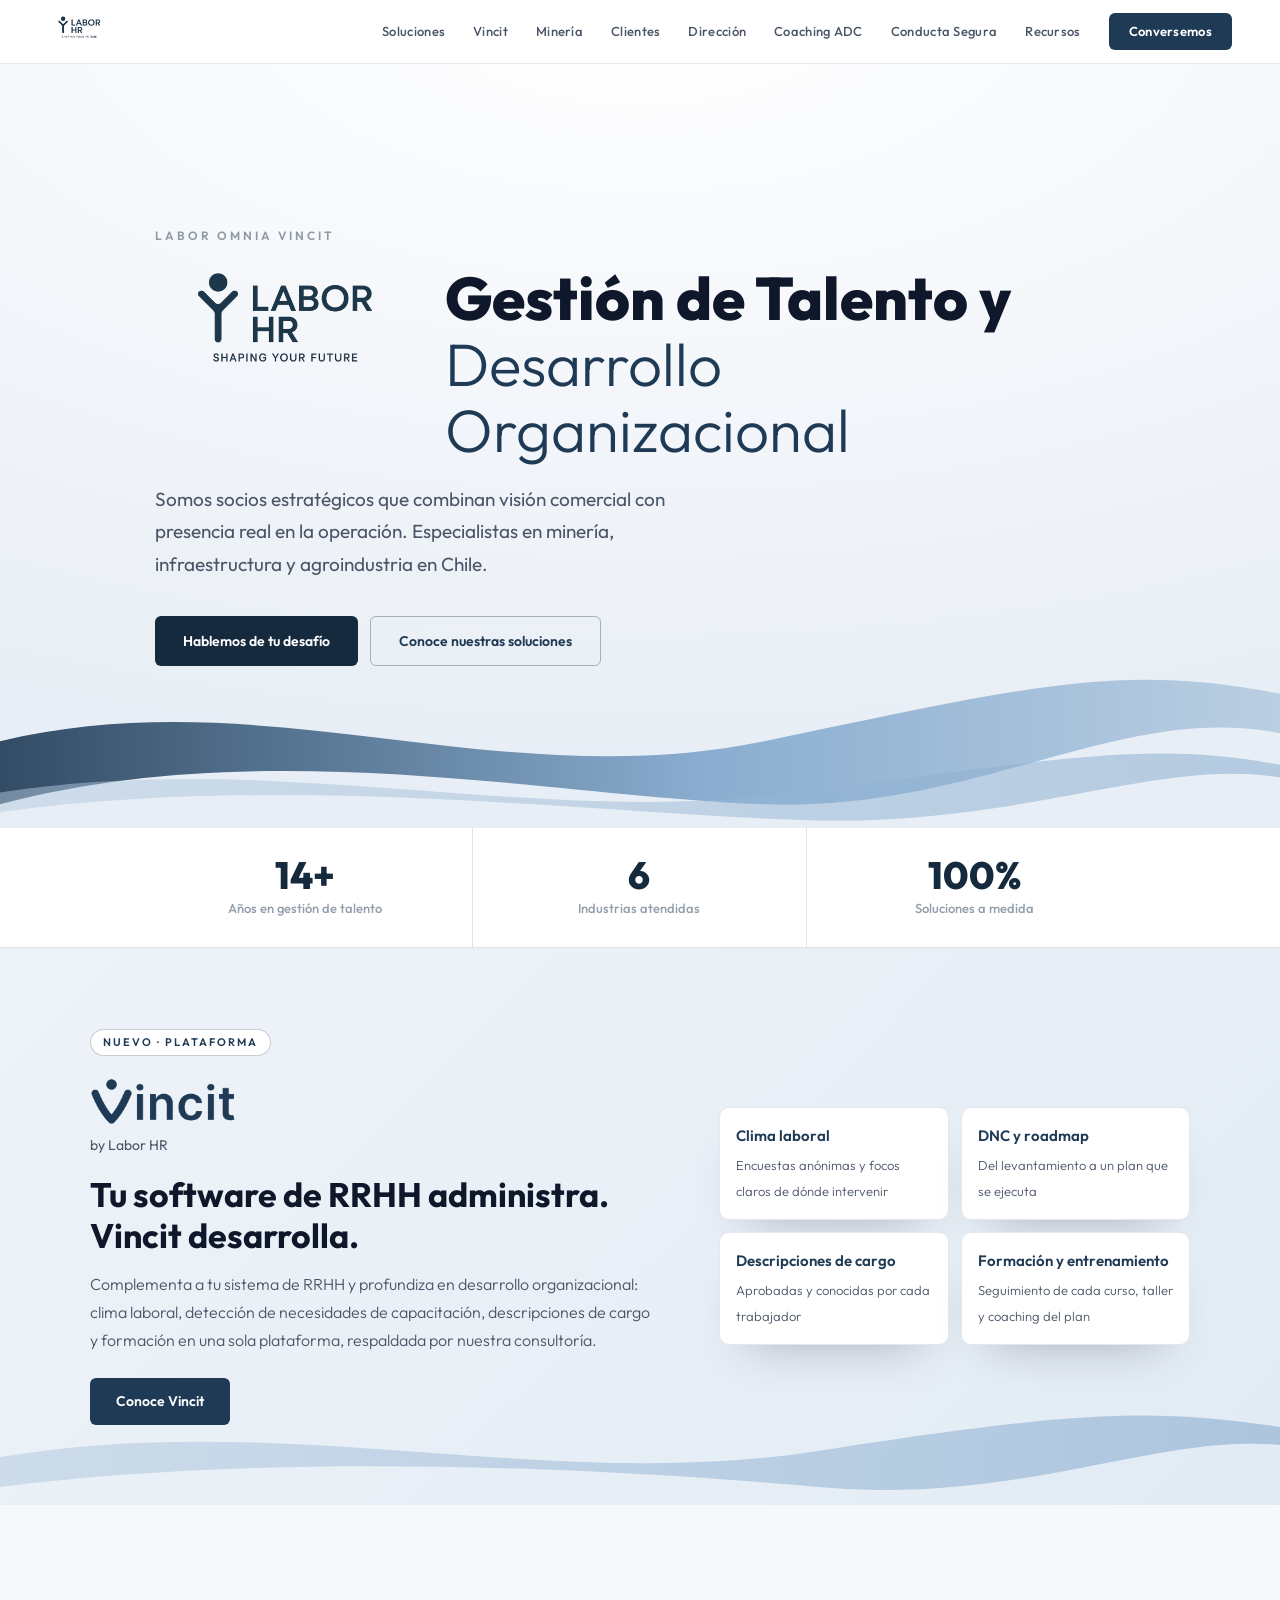
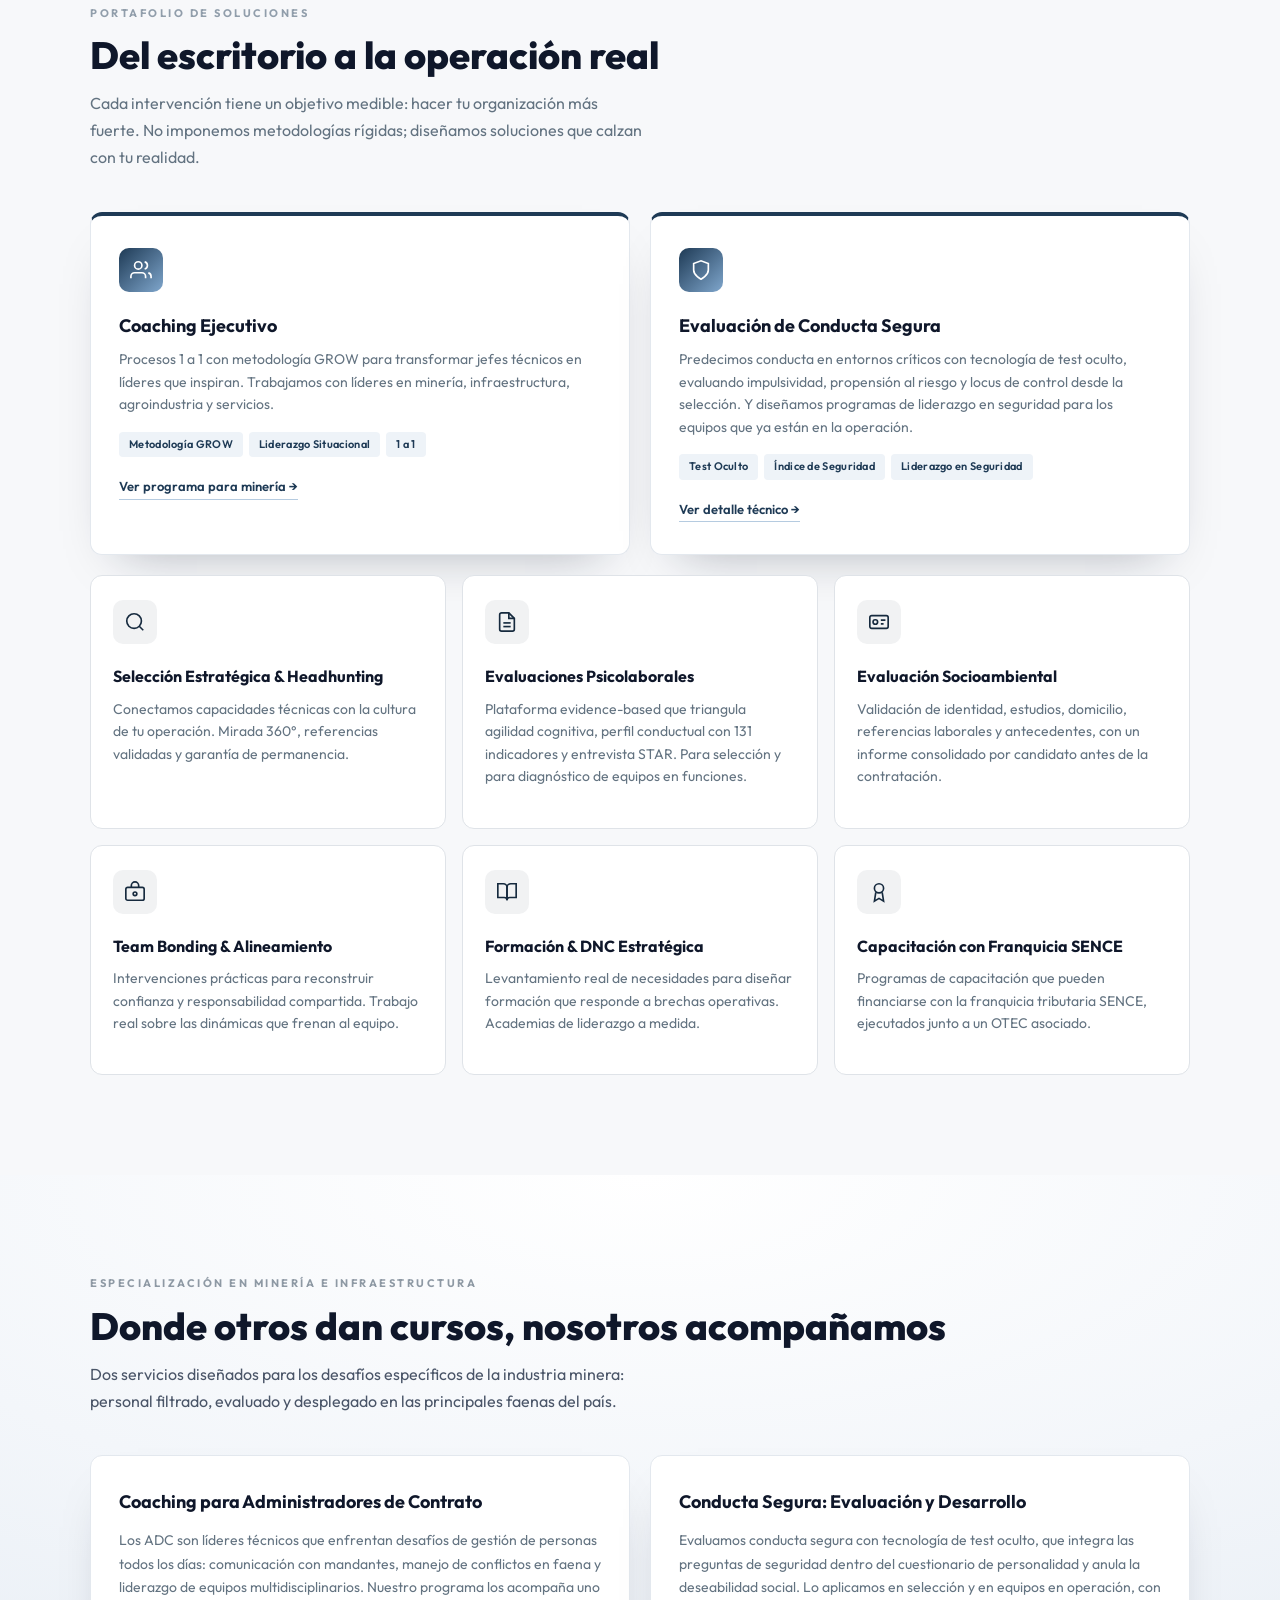
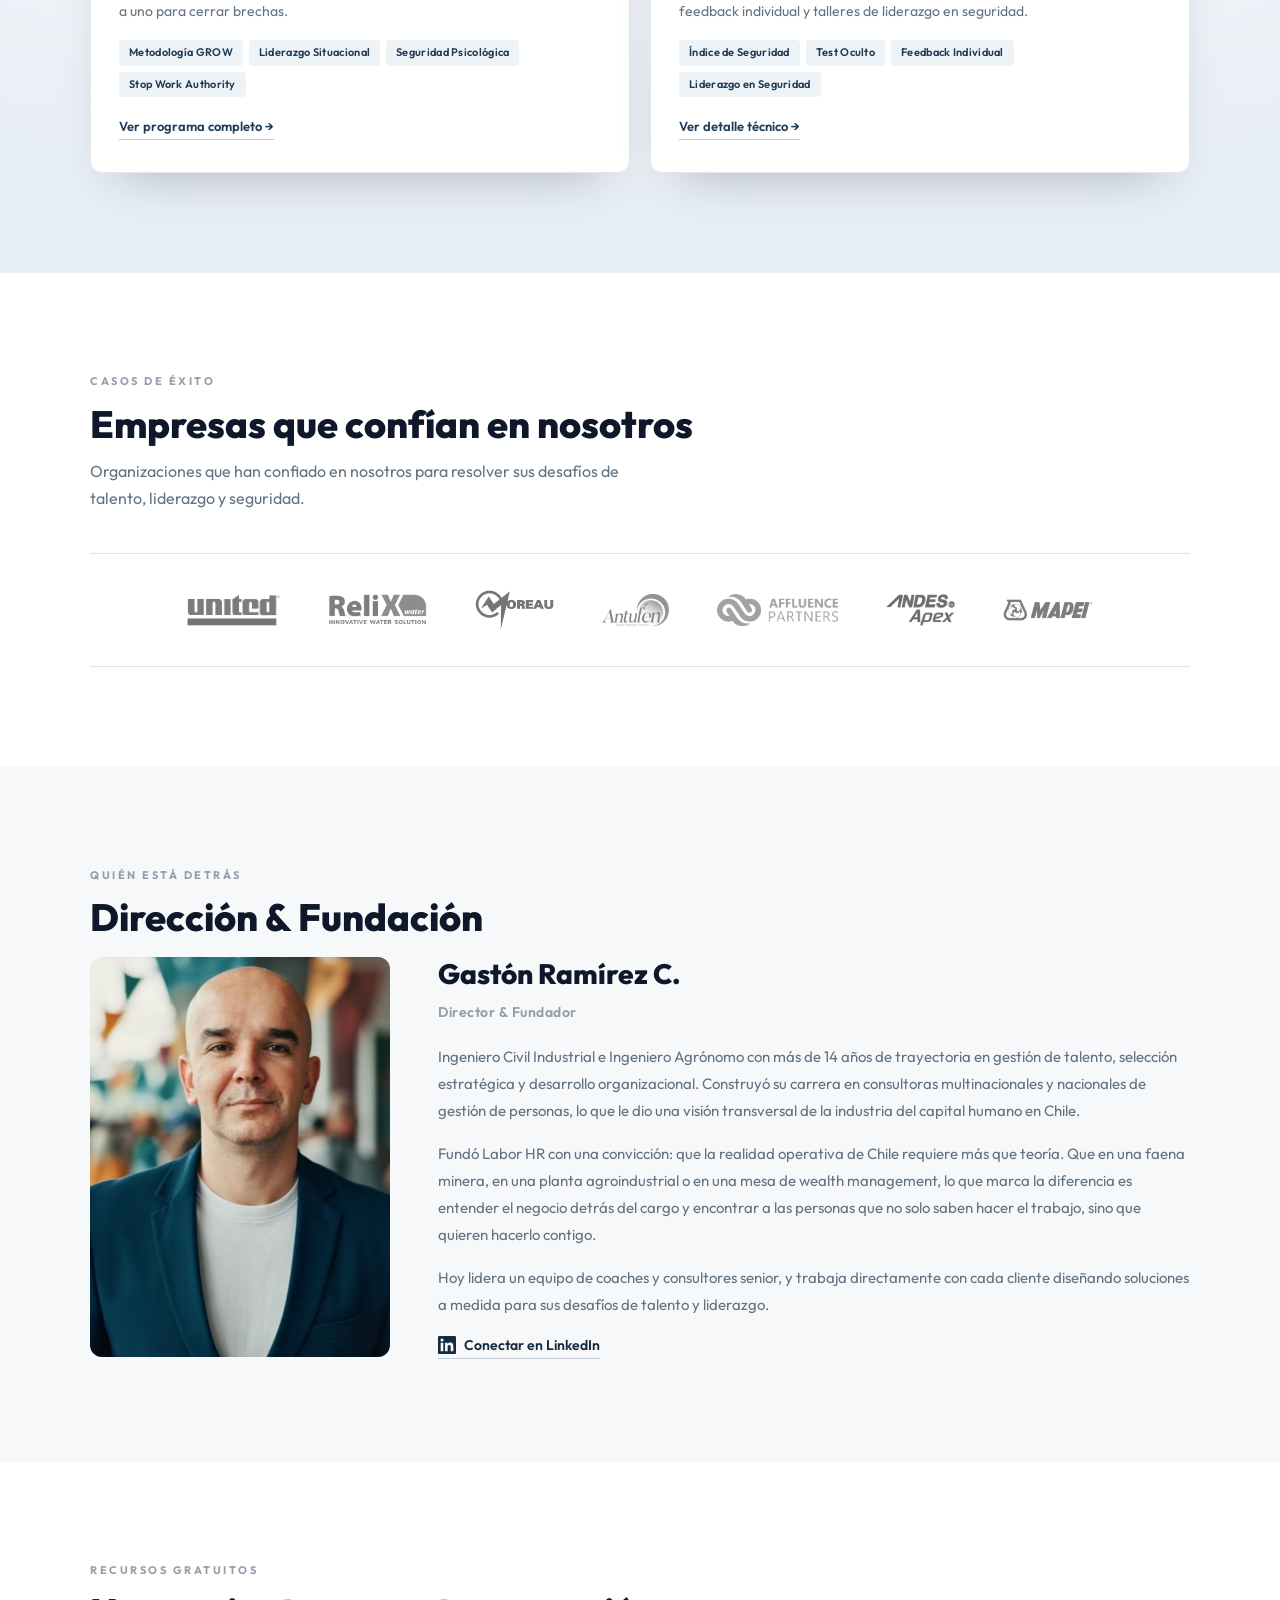
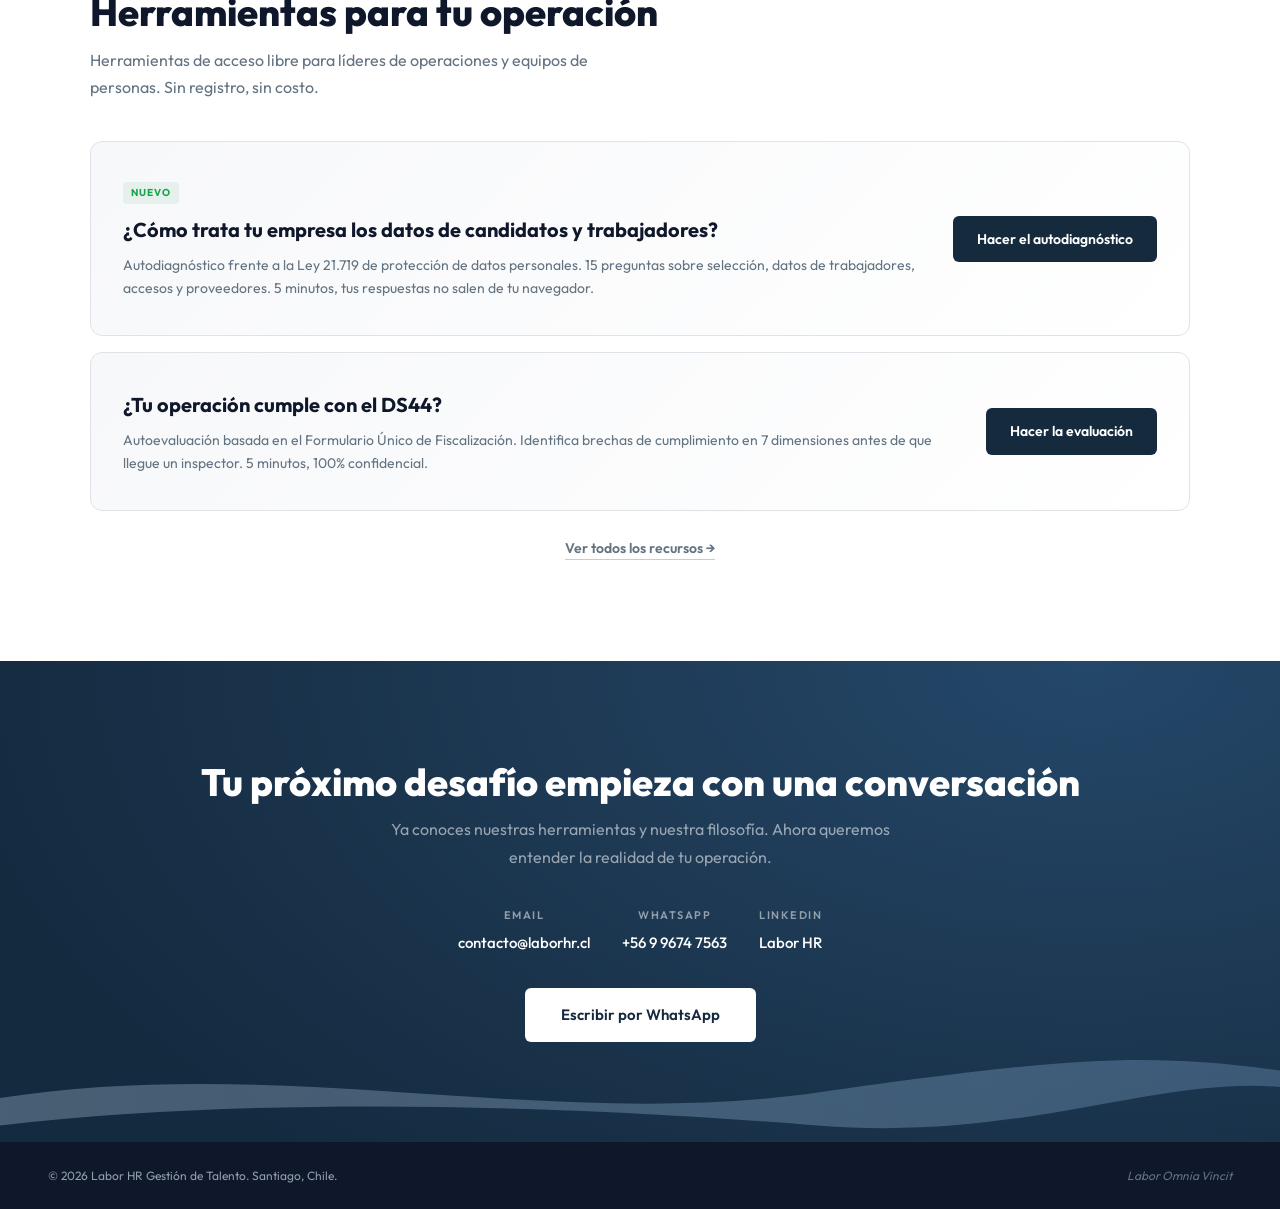
<file: index.html>
<!DOCTYPE html>
<html lang="es">
<head>
<meta charset="UTF-8">
<meta name="viewport" content="width=device-width, initial-scale=1.0">
<title>Labor HR | Coaching Ejecutivo, Evaluación de Conducta Segura y Selección Estratégica | Chile</title>
<meta name="description" content="Coaching ejecutivo para líderes en minería, infraestructura, energía y agroindustria. Evaluación de conducta segura en selección. Headhunting y desarrollo organizacional en Chile.">
<meta name="keywords" content="coaching ejecutivo Chile, evaluación conducta segura, selección estratégica Chile, desarrollo organizacional, headhunting minería, coaching liderazgo, evaluación psicolaboral seguridad, administrador de contrato coaching, coaching minería, evaluación socioambiental candidatos">
<meta property="og:title" content="Labor HR | Gestión de Talento &amp; Desarrollo Organizacional">
<meta property="og:description" content="Coaching ejecutivo para líderes, evaluación de conducta segura en selección y desarrollo organizacional. Socios estratégicos en gestión de talento en Chile.">
<meta property="og:type" content="website">
<meta property="og:url" content="https://laborhr.cl/">
<link rel="canonical" href="https://laborhr.cl/">
<link rel="preconnect" href="https://fonts.googleapis.com">
<link href="https://fonts.googleapis.com/css2?family=Outfit:wght@300;400;500;600;700;800&family=DM+Serif+Display&display=swap" rel="stylesheet">
<style>
:root {
  --navy: #162A3E;
  --navy-95: rgba(22,42,62,0.95);
  --navy-80: rgba(22,42,62,0.8);
  --navy-light: #1C3450;
  --accent: #162A3E;
  --accent-inv: #FFFFFF;
  --accent-dim: rgba(22,42,62,0.06);
  --slate-50: #F7F8FA;
  --slate-100: #F1F3F5;
  --slate-200: #DFE3E8;
  --slate-300: #C4CDD5;
  --slate-400: #919EAB;
  --slate-500: #637381;
  --slate-700: #334155;
  --slate-900: #0F172A;
  --white: #FFFFFF;
  --green: #16A34A;
  --section-pad: clamp(60px, 10vw, 100px);
}

*, *::before, *::after { margin:0; padding:0; box-sizing:border-box; }

html { scroll-behavior: smooth; }

body {
  font-family: 'Outfit', sans-serif;
  color: var(--slate-700);
  background: var(--white);
  line-height: 1.6;
  -webkit-font-smoothing: antialiased;
}

/* ═══ NAV ═══ */
.nav {
  position: fixed;
  top: 0; left: 0; right: 0;
  z-index: 100;
  background: var(--navy-95);
  backdrop-filter: blur(12px);
  -webkit-backdrop-filter: blur(12px);
  padding: 0 clamp(20px, 4vw, 48px);
  height: 64px;
  display: flex;
  align-items: center;
  justify-content: space-between;
  border-bottom: 1px solid rgba(255,255,255,0.06);
}
.nav-logo { height: 24px; filter: brightness(0) invert(1); }
.nav-links { display: flex; gap: 28px; align-items: center; }
.nav-links a {
  color: rgba(255,255,255,0.65);
  text-decoration: none;
  font-size: 13px;
  font-weight: 500;
  letter-spacing: 0.3px;
  transition: color 0.2s;
}
.nav-links a:hover { color: var(--white); }
.nav-links .nav-cta {
  background: var(--white);
  color: var(--navy);
  padding: 8px 20px;
  border-radius: 6px;
  font-weight: 600;
}
.nav-links .nav-cta:hover { background: var(--slate-200); }
.nav-toggle { display: none; background: none; border: none; cursor: pointer; padding: 8px; }
.nav-toggle span { display: block; width: 22px; height: 2px; background: var(--white); margin: 5px 0; transition: all 0.3s; }

/* ═══ HERO ═══ */
.hero {
  position: relative;
  min-height: 92vh;
  display: flex;
  align-items: center;
  background: var(--navy);
  overflow: hidden;
  padding: 64px 0 0;
}
.hero-topo {
  position: absolute;
  inset: 0;
  opacity: 0.08;
  background-image:
    repeating-linear-gradient(0deg, transparent, transparent 39px, rgba(255,255,255,0.4) 39px, rgba(255,255,255,0.4) 40px),
    repeating-linear-gradient(90deg, transparent, transparent 39px, rgba(255,255,255,0.4) 39px, rgba(255,255,255,0.4) 40px);
}
.hero-gradient {
  position: absolute;
  bottom: 0; left: 0; right: 0;
  height: 40%;
  background: linear-gradient(to top, var(--navy), transparent);
}
.hero-inner {
  position: relative;
  max-width: 1100px;
  margin: 0 auto;
  padding: clamp(60px, 12vw, 120px) clamp(24px, 5vw, 48px);
}
.hero-eyebrow {
  font-size: 12px;
  font-weight: 600;
  letter-spacing: 3px;
  text-transform: uppercase;
  color: rgba(255,255,255,0.45);
  margin-bottom: 20px;
}
.hero h1 {
  font-family: 'Outfit', sans-serif;
  font-size: clamp(36px, 6vw, 60px);
  font-weight: 800;
  color: var(--white);
  line-height: 1.1;
  max-width: 680px;
  margin-bottom: 20px;
}
.hero-title-row {
  display: flex;
  align-items: flex-start;
  gap: 28px;
  margin-bottom: 20px;
}
.hero-logo {
  height: clamp(70px, 10vw, 100px);
  filter: brightness(0) invert(1);
  flex-shrink: 0;
  margin-top: 6px;
}
.hero-title-row h1 {
  margin-bottom: 0;
}
.hero h1 em {
  font-style: normal;
  font-weight: 300;
  color: rgba(255,255,255,0.7);
}
.hero-sub {
  font-size: clamp(16px, 2vw, 19px);
  color: rgba(255,255,255,0.65);
  max-width: 520px;
  line-height: 1.7;
  margin-bottom: 36px;
  font-weight: 400;
}
.hero-btns { display: flex; gap: 12px; flex-wrap: wrap; }
.btn {
  display: inline-flex;
  align-items: center;
  gap: 8px;
  font-family: 'Outfit', sans-serif;
  font-size: 14px;
  font-weight: 600;
  padding: 13px 28px;
  border-radius: 6px;
  text-decoration: none;
  border: none;
  cursor: pointer;
  transition: all 0.2s;
}
.btn-teal { background: var(--navy); color: var(--white); }
.btn-teal:hover { background: var(--navy-light); }
.contact .btn-teal { background: var(--white); color: var(--navy); }
.contact .btn-teal:hover { background: var(--slate-200); }
.btn-outline { background: transparent; color: var(--white); border: 1px solid rgba(255,255,255,0.25); }
.btn-outline:hover { border-color: rgba(255,255,255,0.6); }

/* ═══ STATS BAR ═══ */
.stats-bar {
  background: var(--white);
  border-bottom: 1px solid var(--slate-200);
}
.stats-inner {
  max-width: 1100px;
  margin: 0 auto;
  padding: 0 clamp(24px, 5vw, 48px);
  display: grid;
  grid-template-columns: repeat(3, 1fr);
}
.stat-item {
  padding: 28px 0;
  text-align: center;
  border-right: 1px solid var(--slate-200);
}
.stat-item:last-child { border-right: none; }
.stat-num {
  font-size: clamp(28px, 4vw, 38px);
  font-weight: 800;
  color: var(--navy);
  line-height: 1;
}
.stat-label {
  font-size: 13px;
  color: var(--slate-400);
  font-weight: 500;
  margin-top: 4px;
}

/* ═══ SECTION SHARED ═══ */
.section { padding: var(--section-pad) clamp(24px, 5vw, 48px); }
.section-inner { max-width: 1100px; margin: 0 auto; }
.section-eyebrow {
  font-size: 11px;
  font-weight: 700;
  letter-spacing: 2.5px;
  text-transform: uppercase;
  color: var(--slate-400);
  margin-bottom: 12px;
}
.section-title {
  font-family: 'Outfit', sans-serif;
  font-size: clamp(26px, 4vw, 38px);
  font-weight: 800;
  color: var(--slate-900);
  line-height: 1.15;
  margin-bottom: 12px;
}
.section-desc {
  font-size: 16px;
  color: var(--slate-500);
  max-width: 560px;
  line-height: 1.7;
  margin-bottom: 40px;
}

/* ═══ SERVICES ═══ */
.services { background: var(--slate-50); }
.srv-hero-grid {
  display: grid;
  grid-template-columns: 1fr 1fr;
  gap: 20px;
  margin-bottom: 20px;
}
.srv-card {
  background: var(--white);
  border: 1px solid var(--slate-200);
  border-radius: 12px;
  padding: 32px 28px;
  transition: border-color 0.2s, box-shadow 0.2s;
  position: relative;
}
.srv-card:hover {
  border-color: var(--slate-300);
  box-shadow: 0 4px 20px rgba(22,42,62,0.06);
}
.srv-card.srv-featured {
  background: var(--navy);
  border-color: var(--navy);
}
.srv-card.srv-featured:hover {
  border-color: var(--navy-light);
  box-shadow: 0 4px 20px rgba(0,0,0,0.15);
}
.srv-icon {
  width: 44px;
  height: 44px;
  border-radius: 10px;
  display: flex;
  align-items: center;
  justify-content: center;
  margin-bottom: 20px;
  background: var(--accent-dim);
}
.srv-featured .srv-icon { background: rgba(255,255,255,0.1); }
.srv-icon svg { width: 22px; height: 22px; stroke: var(--accent); stroke-width: 1.8; fill: none; }
.srv-featured .srv-icon svg { stroke: var(--accent-inv); }
.srv-card h3 {
  font-size: 18px;
  font-weight: 700;
  color: var(--slate-900);
  margin-bottom: 8px;
}
.srv-featured h3 { color: var(--white); }
.srv-card p {
  font-size: 14px;
  color: var(--slate-500);
  line-height: 1.6;
  margin-bottom: 16px;
}
.srv-featured p { color: rgba(255,255,255,0.6); }
.srv-link {
  font-size: 13px;
  font-weight: 600;
  color: var(--slate-700);
  text-decoration: none;
  display: inline-flex;
  align-items: center;
  gap: 4px;
  border-bottom: 1px solid var(--slate-300);
  padding-bottom: 2px;
}
.srv-link:hover { gap: 8px; border-color: var(--navy); color: var(--navy); }
.srv-featured .srv-link { color: rgba(255,255,255,0.7); border-color: rgba(255,255,255,0.3); }
.srv-featured .srv-link:hover { color: var(--white); border-color: var(--white); }
.srv-tags {
  display: flex;
  flex-wrap: wrap;
  gap: 6px;
  margin-bottom: 16px;
}
.srv-tag {
  font-size: 11px;
  font-weight: 600;
  padding: 4px 10px;
  border-radius: 4px;
  background: var(--slate-100);
  color: var(--slate-500);
  letter-spacing: 0.3px;
}
.srv-featured .srv-tag {
  background: rgba(255,255,255,0.08);
  color: rgba(255,255,255,0.5);
}
.srv-grid {
  display: grid;
  grid-template-columns: repeat(3, 1fr);
  gap: 16px;
}
.srv-grid .srv-card { padding: 24px 22px; }
.srv-grid .srv-card h3 { font-size: 16px; }

/* ═══ MINING ═══ */
.mining {
  background: var(--navy);
  position: relative;
  overflow: hidden;
}
.mining-topo {
  position: absolute;
  inset: 0;
  opacity: 0.04;
  background-image:
    repeating-linear-gradient(0deg, transparent, transparent 59px, rgba(255,255,255,0.5) 59px, rgba(255,255,255,0.5) 60px),
    repeating-linear-gradient(90deg, transparent, transparent 59px, rgba(255,255,255,0.5) 59px, rgba(255,255,255,0.5) 60px);
}
.mining .section-inner { position: relative; }
.mining .section-eyebrow { color: rgba(255,255,255,0.4); }
.mining .section-title { color: var(--white); }
.mining .section-desc { color: rgba(255,255,255,0.55); }
.mining-grid {
  display: grid;
  grid-template-columns: 1fr 1fr;
  gap: 20px;
}
.mining-card {
  background: rgba(255,255,255,0.04);
  border: 1px solid rgba(255,255,255,0.08);
  border-radius: 12px;
  padding: 32px 28px;
  transition: border-color 0.2s;
}
.mining-card:hover { border-color: rgba(255,255,255,0.2); }
.mining-card h3 {
  font-size: 18px;
  font-weight: 700;
  color: var(--white);
  margin-bottom: 12px;
}
.mining-card p {
  font-size: 14px;
  color: rgba(255,255,255,0.55);
  line-height: 1.7;
  margin-bottom: 16px;
}
.mining-card .srv-tags { margin-bottom: 16px; }
.mining-card .srv-tag {
  background: rgba(255,255,255,0.08);
  color: rgba(255,255,255,0.5);
}
.mining-card .srv-link { color: rgba(255,255,255,0.7); border-color: rgba(255,255,255,0.3); }
.mining-card .srv-link:hover { color: var(--white); border-color: var(--white); }

/* ═══ CLIENTS ═══ */
.clients { background: var(--white); }
.logos-bar {
  display: flex;
  justify-content: center;
  align-items: center;
  gap: clamp(28px, 4vw, 48px);
  flex-wrap: wrap;
  padding: 36px 0;
  border-top: 1px solid var(--slate-200);
  border-bottom: 1px solid var(--slate-200);
}
.logos-bar img {
  height: 32px;
  filter: grayscale(1) brightness(0.4);
  opacity: 0.6;
  transition: all 0.3s;
}
.logos-bar img[alt="Moreau"] { height: 40px; }
.logos-bar img[alt="Mapei"] { height: 22px; }
.logos-bar img:hover {
  filter: grayscale(1) brightness(0.2);
  opacity: 1;
}

/* ═══ DIRECTOR ═══ */
.director { background: var(--slate-50); }
.director-inner {
  display: grid;
  grid-template-columns: 300px 1fr;
  gap: 48px;
  align-items: center;
}
.director-photo {
  width: 100%;
  aspect-ratio: 3/4;
  border-radius: 12px;
  background: url('gaston.jpg') center/cover no-repeat;
  position: relative;
  overflow: hidden;
}
.director-photo-fallback {
  position: absolute;
  inset: 0;
  background: var(--navy);
  display: flex;
  align-items: center;
  justify-content: center;
  font-size: 48px;
  font-weight: 800;
  color: rgba(255,255,255,0.15);
}
.director-content h3 {
  font-size: 28px;
  font-weight: 800;
  color: var(--slate-900);
  margin-bottom: 4px;
}
.director-role {
  font-size: 14px;
  color: var(--slate-400);
  font-weight: 600;
  letter-spacing: 0.5px;
  margin-bottom: 20px;
}
.director-content p {
  font-size: 15px;
  color: var(--slate-500);
  line-height: 1.8;
  margin-bottom: 16px;
}
.director-link {
  display: inline-flex;
  align-items: center;
  gap: 8px;
  font-size: 14px;
  font-weight: 600;
  color: var(--navy);
  text-decoration: none;
  border-bottom: 1px solid var(--slate-300);
  padding-bottom: 2px;
}
.director-link:hover { border-color: var(--navy); }
.director-link svg { width: 18px; height: 18px; fill: currentColor; }

/* ═══ TOOLS ═══ */
.tools { background: var(--white); }
.tool-card {
  background: linear-gradient(135deg, var(--slate-50), var(--white));
  border: 1px solid var(--slate-200);
  border-radius: 12px;
  padding: 36px 32px;
  display: grid;
  grid-template-columns: 1fr auto;
  gap: 24px;
  align-items: center;
}
.tool-card h3 {
  font-size: 20px;
  font-weight: 700;
  color: var(--slate-900);
  margin-bottom: 8px;
}
.tool-card p {
  font-size: 14px;
  color: var(--slate-500);
  line-height: 1.6;
}
.btn-tool {
  background: var(--navy);
  color: var(--white);
  padding: 12px 24px;
  border-radius: 6px;
  font-family: 'Outfit', sans-serif;
  font-size: 14px;
  font-weight: 600;
  text-decoration: none;
  white-space: nowrap;
  transition: background 0.2s;
}
.btn-tool:hover { background: var(--navy-light); }
.tool-card + .tool-card { margin-top: 16px; }
.tool-new {
  display: inline-block;
  font-size: 10px; font-weight: 700; letter-spacing: 1px;
  text-transform: uppercase;
  padding: 3px 8px; border-radius: 4px;
  background: rgba(22,134,74,0.08); color: var(--green);
  margin-bottom: 10px;
}

/* ═══ CONTACT ═══ */
.contact {
  background: var(--navy);
  text-align: center;
}
.contact .section-title { color: var(--white); }
.contact .section-desc {
  color: rgba(255,255,255,0.55);
  margin: 0 auto 36px;
}
.contact-methods {
  display: flex;
  justify-content: center;
  gap: 32px;
  margin-bottom: 32px;
  flex-wrap: wrap;
}
.contact-method {
  text-align: center;
}
.contact-method .cm-label {
  font-size: 11px;
  font-weight: 600;
  letter-spacing: 1.5px;
  text-transform: uppercase;
  color: var(--slate-400);
  margin-bottom: 6px;
}
.contact-method a {
  color: var(--white);
  text-decoration: none;
  font-size: 15px;
  font-weight: 500;
  transition: color 0.2s;
}
.contact-method a:hover { color: var(--slate-300); }
.contact .btn-teal { padding: 15px 36px; font-size: 15px; }

/* ═══ FOOTER ═══ */
.footer {
  background: var(--slate-900);
  padding: 24px clamp(24px, 5vw, 48px);
  display: flex;
  justify-content: space-between;
  align-items: center;
  flex-wrap: wrap;
  gap: 12px;
}
.footer-left {
  font-size: 12px;
  color: var(--slate-400);
}
.footer-motto {
  font-size: 12px;
  color: var(--slate-500);
  font-style: italic;
}

/* ═══ RESPONSIVE ═══ */
@media (max-width: 900px) {
  .srv-hero-grid { grid-template-columns: 1fr; }
  .srv-grid { grid-template-columns: 1fr 1fr; }
  .mining-grid { grid-template-columns: 1fr; }
  .director-inner { grid-template-columns: 1fr; justify-items: center; text-align: center; }
  .director-photo { width: 240px; }
  .director-content p { text-align: left; }
  .tool-card { grid-template-columns: 1fr; text-align: center; }
}

@media (max-width: 640px) {
  .nav-links { display: none; position: absolute; top: 64px; left: 0; right: 0; background: var(--navy); flex-direction: column; padding: 20px 24px; gap: 16px; border-top: 1px solid rgba(255,255,255,0.06); }
  .nav-links.open { display: flex; }
  .nav-toggle { display: block; }
  .srv-grid { grid-template-columns: 1fr; }
  .stat-item { padding: 20px 0; }
  .hero h1 { font-size: 32px; }
  .hero-title-row { flex-direction: column; gap: 16px; }
  .hero-logo { height: 56px; }
  .hero { min-height: 80vh; }
  .logos-bar { gap: 20px; }
  .logos-bar img { height: 24px; }
  .logos-bar img[alt="Moreau"] { height: 30px; }
  .logos-bar img[alt="Mapei"] { height: 17px; }
}

/* ═══ VINCIT ═══ */
.vincit-band { background: linear-gradient(135deg, #1E3A55, #142A3F); padding: clamp(48px, 8vw, 80px) clamp(24px, 5vw, 48px); }
.vincit-inner { max-width: 1100px; margin: 0 auto; display: grid; grid-template-columns: 1.2fr 1fr; gap: clamp(28px, 5vw, 64px); align-items: center; }
.vincit-tag { display: inline-block; font-size: 11px; font-weight: 600; letter-spacing: 2px; text-transform: uppercase; color: #B5CBE0; border: 1px solid rgba(255,255,255,0.2); padding: 4px 12px; border-radius: 999px; margin-bottom: 18px; }
.vincit-logo { height: 52px; display: block; margin-bottom: 8px; }
.vincit-by { color: rgba(255,255,255,0.5); font-size: 14px; margin-bottom: 18px; }
.vincit-band h2 { color: #fff; font-size: clamp(24px, 3.4vw, 34px); font-weight: 700; line-height: 1.2; margin-bottom: 14px; }
.vincit-band p { color: rgba(255,255,255,0.65); font-size: 16px; font-weight: 300; line-height: 1.75; margin-bottom: 24px; max-width: 560px; }
.vincit-mods { display: grid; grid-template-columns: 1fr 1fr; gap: 12px; }
.vincit-mod { background: rgba(255,255,255,0.05); border: 1px solid rgba(255,255,255,0.1); border-radius: 10px; padding: 16px; }
.vincit-mod b { display: block; color: #fff; font-size: 15px; font-weight: 600; margin-bottom: 4px; }
.vincit-mod span { color: rgba(255,255,255,0.55); font-size: 13px; font-weight: 300; line-height: 1.5; }
.vincit-btn { display: inline-block; background: #fff; color: #162A3E; padding: 12px 26px; border-radius: 6px; font-weight: 600; font-size: 14px; text-decoration: none; }
.vincit-btn:hover { background: #DFE3E8; }
@media (max-width: 860px) { .vincit-inner { grid-template-columns: 1fr; } }
/* Menú en una línea */
.nav-links a { white-space: nowrap; }
@media (max-width: 1180px) and (min-width: 641px) { .nav-links { gap: 14px; } .nav-links a { font-size: 12px; } .nav-links .nav-cta { padding: 8px 14px; } }
</style>
<link rel="stylesheet" href="estilo-claro.css">
</head>
<body>

<!-- ═══ NAV ═══ -->
<nav class="nav">
  <a href="/"><img src="logo.png" alt="Labor HR" class="nav-logo"></a>
  <button class="nav-toggle" onclick="this.nextElementSibling.classList.toggle('open')" aria-label="Menú">
    <span></span><span></span><span></span>
  </button>
  <div class="nav-links">
    <a href="#servicios">Soluciones</a>
    <a href="vincit.html">Vincit</a>
    <a href="#mineria">Minería</a>
    <a href="#clientes">Clientes</a>
    <a href="#director">Dirección</a>
    <a href="coaching-adc.html">Coaching ADC</a>
    <a href="conducta-segura.html">Conducta Segura</a>
    <a href="recursos.html">Recursos</a>
    <a href="#contacto" class="nav-cta">Conversemos</a>
  </div>
</nav>

<!-- ═══ HERO ═══ -->
<section class="hero">
  <div class="hero-topo"></div>
  <div class="hero-gradient"></div>
  <div class="hero-inner">
    <div class="hero-eyebrow">Labor Omnia Vincit</div>
    <div class="hero-title-row">
      <img src="logo.png" alt="Labor HR" class="hero-logo">
      <h1>Gestión de Talento y <em>Desarrollo Organizacional</em></h1>
    </div>
    <p class="hero-sub">Somos socios estratégicos que combinan visión comercial con presencia real en la operación. Especialistas en minería, infraestructura y agroindustria en Chile.</p>
    <div class="hero-btns">
      <a href="#contacto" class="btn btn-teal">Hablemos de tu desafío</a>
      <a href="#servicios" class="btn btn-outline">Conoce nuestras soluciones</a>
    </div>
  </div>
</section>

<!-- ═══ STATS ═══ -->
<div class="stats-bar">
  <div class="stats-inner">
    <div class="stat-item">
      <div class="stat-num">14+</div>
      <div class="stat-label">Años en gestión de talento</div>
    </div>
    <div class="stat-item">
      <div class="stat-num">6</div>
      <div class="stat-label">Industrias atendidas</div>
    </div>
    <div class="stat-item">
      <div class="stat-num">100%</div>
      <div class="stat-label">Soluciones a medida</div>
    </div>
  </div>
</div>

<!-- ═══ VINCIT ═══ -->
<section class="vincit-band" id="vincit">
  <div class="vincit-inner">
    <div>
      <span class="vincit-tag">Nuevo · Plataforma</span>
      <img src="vincit-logo-navy.png" alt="Vincit" class="vincit-logo">
      <div class="vincit-by">by Labor HR</div>
      <h2>Tu software de RRHH administra. Vincit desarrolla.</h2>
      <p>Complementa a tu sistema de RRHH y profundiza en desarrollo organizacional: clima laboral, detección de necesidades de capacitación, descripciones de cargo y formación en una sola plataforma, respaldada por nuestra consultoría.</p>
      <a href="vincit.html" class="vincit-btn">Conoce Vincit</a>
    </div>
    <div class="vincit-mods">
      <div class="vincit-mod"><b>Clima laboral</b><span>Encuestas anónimas y focos claros de dónde intervenir</span></div>
      <div class="vincit-mod"><b>DNC y roadmap</b><span>Del levantamiento a un plan que se ejecuta</span></div>
      <div class="vincit-mod"><b>Descripciones de cargo</b><span>Aprobadas y conocidas por cada trabajador</span></div>
      <div class="vincit-mod"><b>Formación y entrenamiento</b><span>Seguimiento de cada curso, taller y coaching del plan</span></div>
    </div>
  </div>
</section>

<!-- ═══ SERVICES ═══ -->
<section class="section services" id="servicios">
  <div class="section-inner">
    <div class="section-eyebrow">Portafolio de soluciones</div>
    <h2 class="section-title">Del escritorio a la operación real</h2>
    <p class="section-desc">Cada intervención tiene un objetivo medible: hacer tu organización más fuerte. No imponemos metodologías rígidas; diseñamos soluciones que calzan con tu realidad.</p>

    <div class="srv-hero-grid">
      <!-- FEATURED: Coaching -->
      <div class="srv-card srv-featured">
        <div class="srv-icon">
          <svg viewBox="0 0 24 24"><path d="M17 21v-2a4 4 0 00-4-4H5a4 4 0 00-4 4v2"/><circle cx="9" cy="7" r="4"/><path d="M23 21v-2a4 4 0 00-3-3.87M16 3.13a4 4 0 010 7.75"/></svg>
        </div>
        <h3>Coaching Ejecutivo</h3>
        <p>Procesos 1 a 1 con metodología GROW para transformar jefes técnicos en líderes que inspiran. Trabajamos con líderes en minería, infraestructura, agroindustria y servicios.</p>
        <div class="srv-tags">
          <span class="srv-tag">Metodología GROW</span>
          <span class="srv-tag">Liderazgo Situacional</span>
          <span class="srv-tag">1 a 1</span>
        </div>
        <a href="coaching-adc.html" class="srv-link">Ver programa para minería →</a>
      </div>

      <!-- FEATURED: Conducta Segura -->
      <div class="srv-card srv-featured">
        <div class="srv-icon">
          <svg viewBox="0 0 24 24"><path d="M12 22s8-4 8-10V5l-8-3-8 3v7c0 6 8 10 8 10z"/></svg>
        </div>
        <h3>Evaluación de Conducta Segura</h3>
        <p>Predecimos conducta en entornos críticos con tecnología de test oculto, evaluando impulsividad, propensión al riesgo y locus de control desde la selección. Y diseñamos programas de liderazgo en seguridad para los equipos que ya están en la operación.</p>
        <div class="srv-tags">
          <span class="srv-tag">Test Oculto</span>
          <span class="srv-tag">Índice de Seguridad</span>
          <span class="srv-tag">Liderazgo en Seguridad</span>
        </div>
        <a href="conducta-segura.html" class="srv-link">Ver detalle técnico →</a>
      </div>
    </div>

    <div class="srv-grid">
      <div class="srv-card">
        <div class="srv-icon">
          <svg viewBox="0 0 24 24"><circle cx="11" cy="11" r="8"/><path d="M21 21l-4.35-4.35"/></svg>
        </div>
        <h3>Selección Estratégica & Headhunting</h3>
        <p>Conectamos capacidades técnicas con la cultura de tu operación. Mirada 360°, referencias validadas y garantía de permanencia.</p>
      </div>
      <div class="srv-card">
        <div class="srv-icon">
          <svg viewBox="0 0 24 24"><path d="M14 2H6a2 2 0 00-2 2v16a2 2 0 002 2h12a2 2 0 002-2V8z"/><polyline points="14 2 14 8 20 8"/><line x1="16" y1="13" x2="8" y2="13"/><line x1="16" y1="17" x2="8" y2="17"/></svg>
        </div>
        <h3>Evaluaciones Psicolaborales</h3>
        <p>Plataforma evidence-based que triangula agilidad cognitiva, perfil conductual con 131 indicadores y entrevista STAR. Para selección y para diagnóstico de equipos en funciones.</p>
      </div>
      <div class="srv-card">
        <div class="srv-icon">
          <svg viewBox="0 0 24 24"><rect x="2" y="5" width="20" height="14" rx="2"/><circle cx="8" cy="12" r="2.5"/><path d="M14 10h5M14 14h3"/></svg>
        </div>
        <h3>Evaluación Socioambiental</h3>
        <p>Validación de identidad, estudios, domicilio, referencias laborales y antecedentes, con un informe consolidado por candidato antes de la contratación.</p>
      </div>
      <div class="srv-card">
        <div class="srv-icon">
          <svg viewBox="0 0 24 24"><rect x="2" y="7" width="20" height="14" rx="2"/><path d="M16 7V5a4 4 0 00-8 0v2"/><circle cx="12" cy="14" r="2"/></svg>
        </div>
        <h3>Team Bonding & Alineamiento</h3>
        <p>Intervenciones prácticas para reconstruir confianza y responsabilidad compartida. Trabajo real sobre las dinámicas que frenan al equipo.</p>
      </div>
      <div class="srv-card">
        <div class="srv-icon">
          <svg viewBox="0 0 24 24"><path d="M2 3h6a4 4 0 014 4v14a3 3 0 00-3-3H2z"/><path d="M22 3h-6a4 4 0 00-4 4v14a3 3 0 013-3h7z"/></svg>
        </div>
        <h3>Formación & DNC Estratégica</h3>
        <p>Levantamiento real de necesidades para diseñar formación que responde a brechas operativas. Academias de liderazgo a medida.</p>
      </div>
      <div class="srv-card">
        <div class="srv-icon">
          <svg viewBox="0 0 24 24"><circle cx="12" cy="8" r="5"/><path d="M8.5 12.5L7 22l5-3 5 3-1.5-9.5"/></svg>
        </div>
        <h3>Capacitación con Franquicia SENCE</h3>
        <p>Programas de capacitación que pueden financiarse con la franquicia tributaria SENCE, ejecutados junto a un OTEC asociado.</p>
      </div>
    </div>
  </div>
</section>

<!-- ═══ MINING ═══ -->
<section class="section mining" id="mineria">
  <div class="mining-topo"></div>
  <div class="section-inner">
    <div class="section-eyebrow">Especialización en minería e infraestructura</div>
    <h2 class="section-title">Donde otros dan cursos, nosotros acompañamos</h2>
    <p class="section-desc">Dos servicios diseñados para los desafíos específicos de la industria minera: personal filtrado, evaluado y desplegado en las principales faenas del país.</p>

    <div class="mining-grid">
      <div class="mining-card">
        <h3>Coaching para Administradores de Contrato</h3>
        <p>Los ADC son líderes técnicos que enfrentan desafíos de gestión de personas todos los días: comunicación con mandantes, manejo de conflictos en faena y liderazgo de equipos multidisciplinarios. Nuestro programa los acompaña uno a uno para cerrar brechas.</p>
        <div class="srv-tags">
          <span class="srv-tag">Metodología GROW</span>
          <span class="srv-tag">Liderazgo Situacional</span>
          <span class="srv-tag">Seguridad Psicológica</span>
          <span class="srv-tag">Stop Work Authority</span>
        </div>
        <a href="coaching-adc.html" class="srv-link">Ver programa completo →</a>
      </div>
      <div class="mining-card">
        <h3>Conducta Segura: Evaluación y Desarrollo</h3>
        <p>Evaluamos conducta segura con tecnología de test oculto, que integra las preguntas de seguridad dentro del cuestionario de personalidad y anula la deseabilidad social. Lo aplicamos en selección y en equipos en operación, con feedback individual y talleres de liderazgo en seguridad.</p>
        <div class="srv-tags">
          <span class="srv-tag">Índice de Seguridad</span>
          <span class="srv-tag">Test Oculto</span>
          <span class="srv-tag">Feedback Individual</span>
          <span class="srv-tag">Liderazgo en Seguridad</span>
        </div>
        <a href="conducta-segura.html" class="srv-link">Ver detalle técnico →</a>
      </div>
    </div>
  </div>
</section>


<!-- ═══ CLIENTS ═══ -->
<section class="section clients" id="clientes">
  <div class="section-inner">
    <div class="section-eyebrow">Casos de éxito</div>
    <h2 class="section-title">Empresas que confían en nosotros</h2>
    <p class="section-desc">Organizaciones que han confiado en nosotros para resolver sus desafíos de talento, liderazgo y seguridad.</p>

    <div class="logos-bar">
      <img src="logo-united.png" alt="United Pipelines">
      <img src="logo-relix.png" alt="Relix Water">
      <img src="logo-moreau.png" alt="Moreau">
      <img src="logo-antufen.png" alt="Antufen Seeds">
      <img src="logo-affluence.png" alt="Affluence Partners">
      <img src="logo-apex.png" alt="Apex Andes">
      <img src="logo-mapei.png" alt="Mapei">
    </div>

  </div>
</section>

<!-- ═══ DIRECTOR ═══ -->
<section class="section director" id="director">
  <div class="section-inner">
    <div class="section-eyebrow">Quién está detrás</div>
    <h2 class="section-title">Dirección & Fundación</h2>
    <div class="director-inner">
      <div class="director-photo">
      </div>
      <div class="director-content">
        <h3>Gastón Ramírez C.</h3>
        <div class="director-role">Director & Fundador</div>
        <p>Ingeniero Civil Industrial e Ingeniero Agrónomo con más de 14 años de trayectoria en gestión de talento, selección estratégica y desarrollo organizacional. Construyó su carrera en consultoras multinacionales y nacionales de gestión de personas, lo que le dio una visión transversal de la industria del capital humano en Chile.</p>
        <p>Fundó Labor HR con una convicción: que la realidad operativa de Chile requiere más que teoría. Que en una faena minera, en una planta agroindustrial o en una mesa de wealth management, lo que marca la diferencia es entender el negocio detrás del cargo y encontrar a las personas que no solo saben hacer el trabajo, sino que quieren hacerlo contigo.</p>
        <p>Hoy lidera un equipo de coaches y consultores senior, y trabaja directamente con cada cliente diseñando soluciones a medida para sus desafíos de talento y liderazgo.</p>
        <a href="https://www.linkedin.com/company/laborhr" class="director-link" target="_blank">
          <svg viewBox="0 0 24 24"><path d="M20.447 20.452h-3.554v-5.569c0-1.328-.027-3.037-1.852-3.037-1.853 0-2.136 1.445-2.136 2.939v5.667H9.351V9h3.414v1.561h.046c.477-.9 1.637-1.85 3.37-1.85 3.601 0 4.267 2.37 4.267 5.455v6.286zM5.337 7.433a2.062 2.062 0 01-2.063-2.065 2.064 2.064 0 112.063 2.065zm1.782 13.019H3.555V9h3.564v11.452zM22.225 0H1.771C.792 0 0 .774 0 1.729v20.542C0 23.227.792 24 1.771 24h20.451C23.2 24 24 23.227 24 22.271V1.729C24 .774 23.2 0 22.222 0h.003z"/></svg>
          Conectar en LinkedIn
        </a>
      </div>
    </div>
  </div>
</section>

<!-- ═══ TOOLS ═══ -->
<section class="section tools" id="herramientas">
  <div class="section-inner">
    <div class="section-eyebrow">Recursos gratuitos</div>
    <h2 class="section-title">Herramientas para tu operación</h2>
    <p class="section-desc">Herramientas de acceso libre para líderes de operaciones y equipos de personas. Sin registro, sin costo.</p>
    <div class="tool-card">
      <div>
        <span class="tool-new">Nuevo</span>
        <h3>¿Cómo trata tu empresa los datos de candidatos y trabajadores?</h3>
        <p>Autodiagnóstico frente a la Ley 21.719 de protección de datos personales. 15 preguntas sobre selección, datos de trabajadores, accesos y proveedores. 5 minutos, tus respuestas no salen de tu navegador.</p>
      </div>
      <a href="ley-datos-autodiagnostico.html" class="btn-tool">Hacer el autodiagnóstico</a>
    </div>
    <div class="tool-card">
      <div>
        <h3>¿Tu operación cumple con el DS44?</h3>
        <p>Autoevaluación basada en el Formulario Único de Fiscalización. Identifica brechas de cumplimiento en 7 dimensiones antes de que llegue un inspector. 5 minutos, 100% confidencial.</p>
      </div>
      <a href="ds44-evaluacion.html" class="btn-tool">Hacer la evaluación</a>
    </div>
    <div style="text-align:center; margin-top:24px;">
      <a href="recursos.html" style="font-size:14px; font-weight:600; color:var(--slate-500); text-decoration:none; border-bottom:1px solid var(--slate-300); padding-bottom:2px;">Ver todos los recursos →</a>
    </div>
  </div>
</section>

<!-- ═══ CONTACT ═══ -->
<section class="section contact" id="contacto">
  <div class="section-inner">
    <h2 class="section-title">Tu próximo desafío empieza con una conversación</h2>
    <p class="section-desc">Ya conoces nuestras herramientas y nuestra filosofía. Ahora queremos entender la realidad de tu operación.</p>
    <div class="contact-methods">
      <div class="contact-method">
        <div class="cm-label">Email</div>
        <a href="mailto:contacto@laborhr.cl">contacto@laborhr.cl</a>
      </div>
      <div class="contact-method">
        <div class="cm-label">WhatsApp</div>
        <a href="https://wa.me/56996747563">+56 9 9674 7563</a>
      </div>
      <div class="contact-method">
        <div class="cm-label">LinkedIn</div>
        <a href="https://www.linkedin.com/company/laborhr" target="_blank">Labor HR</a>
      </div>
    </div>
    <a href="https://wa.me/56996747563" class="btn btn-teal">Escribir por WhatsApp</a>
  </div>
</section>

<!-- ═══ FOOTER ═══ -->
<footer class="footer">
  <div class="footer-left">&copy; 2026 Labor HR Gestión de Talento. Santiago, Chile.</div>
  <div class="footer-motto">Labor Omnia Vincit</div>
</footer>

<!-- Cloudflare Web Analytics --><script type='module' src='https://static.cloudflareinsights.com/beacon.min.js' data-cf-beacon='{"token": "b7498a34d8f34fffbbb4c86181ea65d8"}'></script><!-- End Cloudflare Web Analytics -->
</body>
</html>
</file>
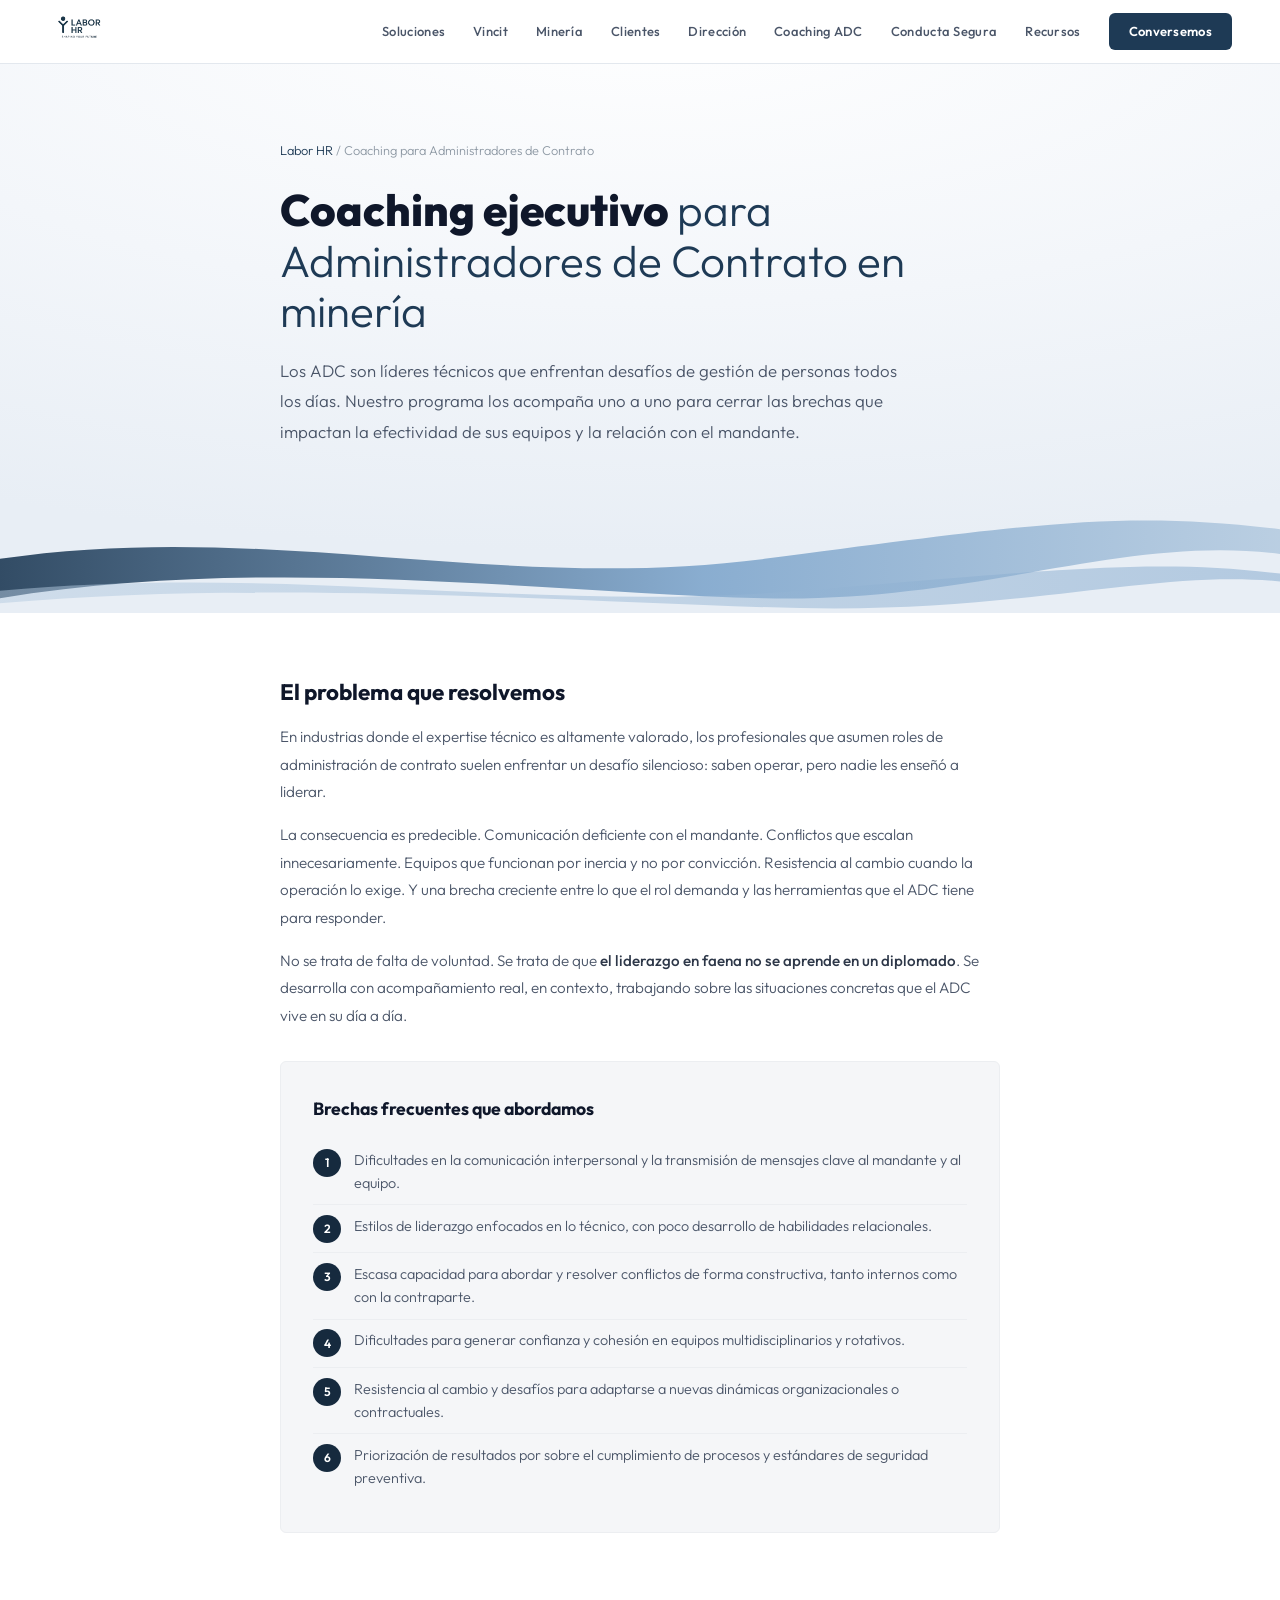
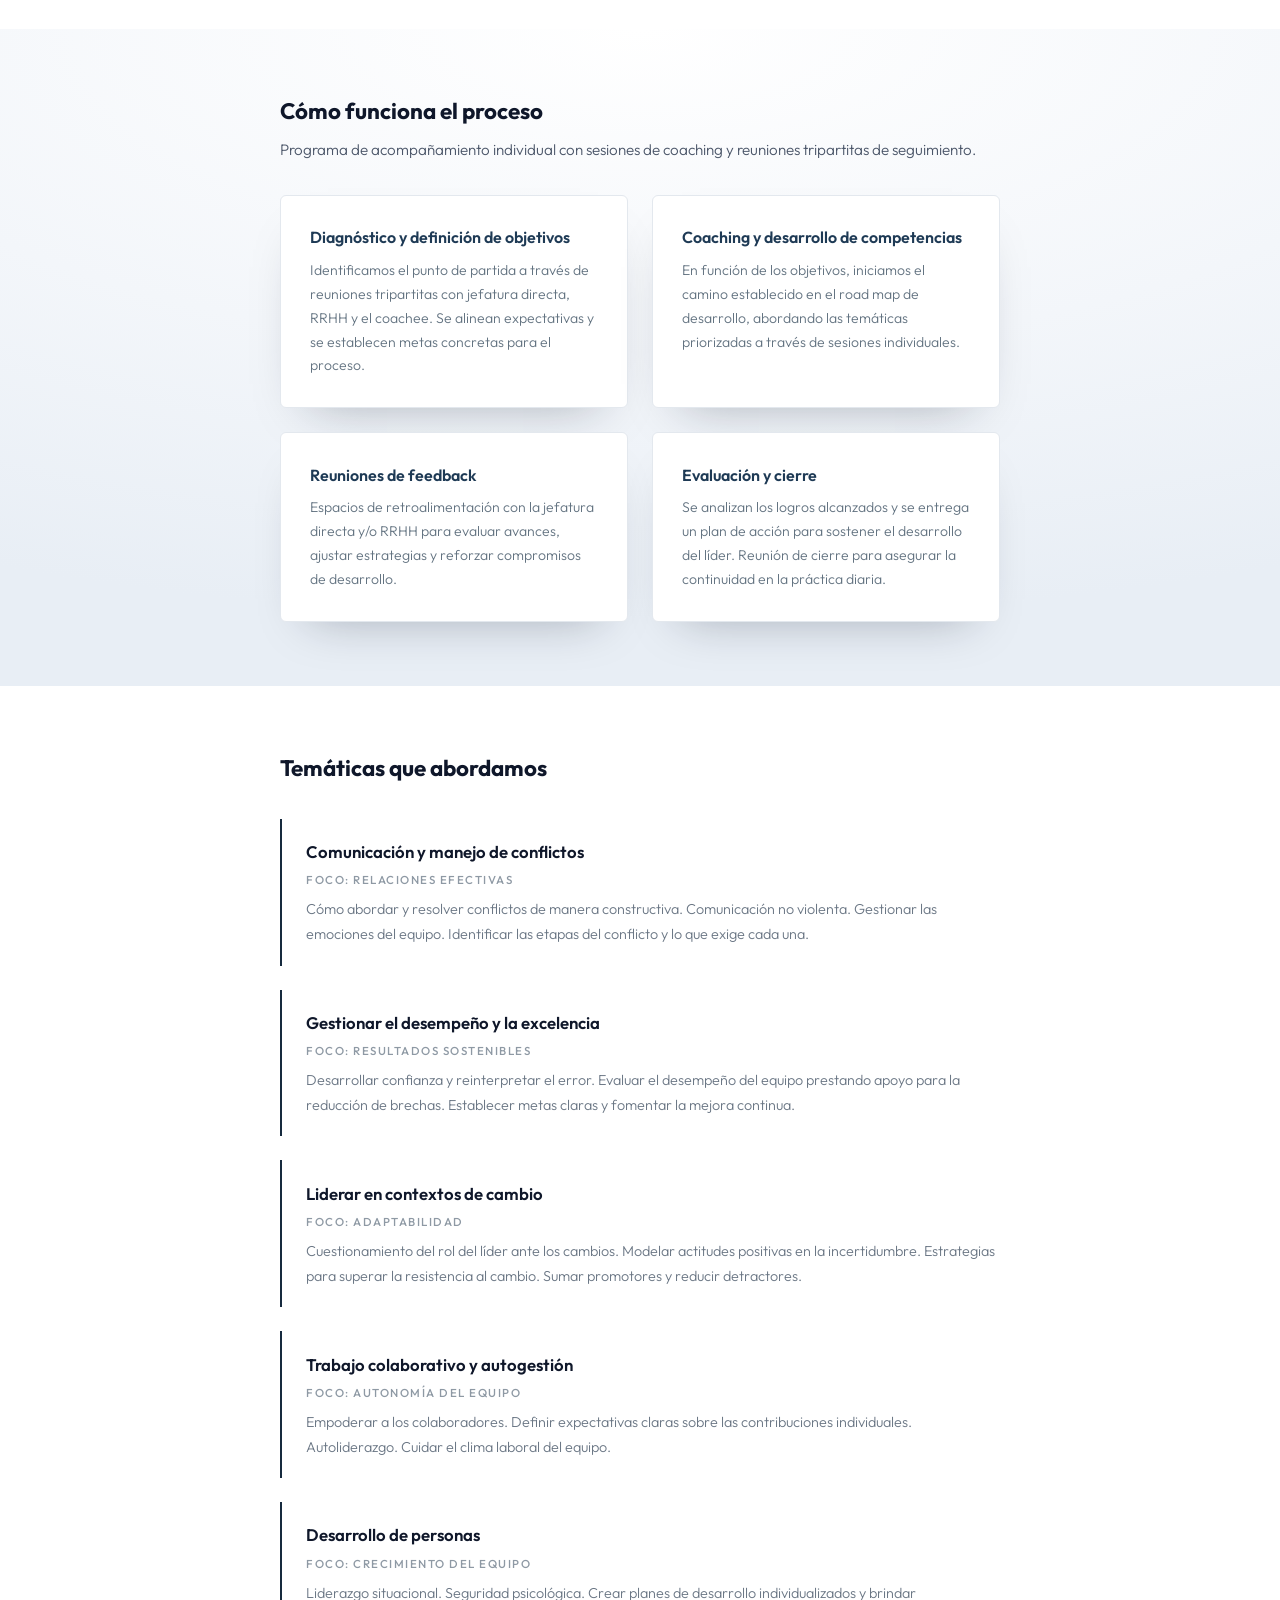
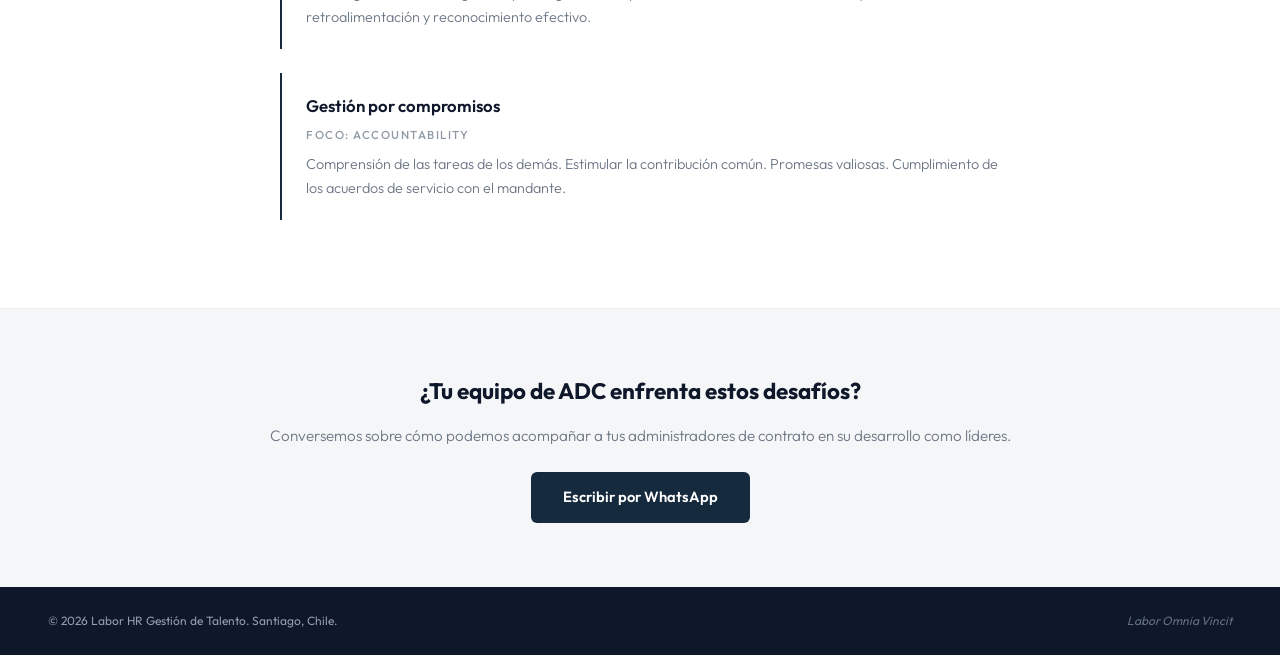
<file: coaching-adc.html>
<!DOCTYPE html>
<html lang="es">
<head>
    <meta charset="UTF-8">
    <meta name="viewport" content="width=device-width, initial-scale=1.0">
    <title>Coaching para Administradores de Contrato en Minería | Labor HR Chile</title>
    <meta name="description" content="Programa de coaching ejecutivo especializado en administradores de contrato (ADC) para minería e infraestructura. Desarrollo de liderazgo, comunicación y gestión de equipos en faena. Labor HR Chile.">
    <meta name="keywords" content="coaching administrador de contrato, coaching ADC minería, desarrollo liderazgo minería, coaching ejecutivo faena, administrador de contrato capacitación, liderazgo minería Chile">
    <link rel="canonical" href="https://laborhr.cl/coaching-adc.html">
    <link rel="preconnect" href="https://fonts.googleapis.com">
    <link rel="preconnect" href="https://fonts.gstatic.com" crossorigin>
    <link href="https://fonts.googleapis.com/css2?family=Outfit:wght@300;400;500;600;700;800&display=swap" rel="stylesheet">
    <style>
        :root {
            --navy: #162A3E; --navy-mid: #1E3A52; --navy-deep: #0E1C2A;
            --accent: #162A3E; --accent-light: #1C3450; --accent-pale: #F1F3F5;
            --white: #FFFFFF; --gray-50: #F5F6F8; --gray-100: #ECEEF1;
            --gray-200: #D8DDE3; --gray-400: #8E99A4; --gray-500: #6B7785;
            --gray-600: #4A5568; --gray-800: #2D3748;
            --font-display: 'Outfit', system-ui, sans-serif; --slate-900: #0F172A;
            --font-body: 'Outfit', system-ui, sans-serif;
        }
        *, *::before, *::after { margin: 0; padding: 0; box-sizing: border-box; }
        html { scroll-behavior: smooth; font-size: 16px; }
        body { font-family: var(--font-body); color: var(--gray-800); line-height: 1.65; background: var(--white); }

        /* NAV */
        .nav { position: fixed; top: 0; left: 0; right: 0; z-index: 100; background: rgba(22,42,62,0.95); backdrop-filter: blur(12px); -webkit-backdrop-filter: blur(12px); padding: 0 clamp(20px,4vw,48px); height: 64px; display: flex; align-items: center; justify-content: space-between; border-bottom: 1px solid rgba(255,255,255,0.06); }
        .nav-logo { height: 24px; filter: brightness(0) invert(1); }
        .nav-links { display: flex; gap: 28px; align-items: center; }
        .nav-links a { color: rgba(255,255,255,0.65); text-decoration: none; font-size: 13px; font-weight: 500; letter-spacing: 0.3px; transition: color 0.2s; }
        .nav-links a:hover { color: var(--white); }
        .nav-links .nav-cta { background: var(--white); color: var(--navy); padding: 8px 20px; border-radius: 6px; font-weight: 600; }
        .nav-links .nav-cta:hover { background: var(--gray-200); }
        .nav-toggle { display: none; background: none; border: none; cursor: pointer; padding: 8px; }
        .nav-toggle span { display: block; width: 22px; height: 2px; background: var(--white); margin: 5px 0; }

        /* PAGE HERO */
        .page-hero { padding: 140px 2rem 80px; background: var(--navy); position: relative; overflow: hidden; }
        .hero-grid { position: absolute; inset: 0; opacity: 0.05; background-image: repeating-linear-gradient(0deg, transparent, transparent 39px, rgba(255,255,255,0.4) 39px, rgba(255,255,255,0.4) 40px), repeating-linear-gradient(90deg, transparent, transparent 39px, rgba(255,255,255,0.4) 39px, rgba(255,255,255,0.4) 40px); }
        .page-hero-inner { max-width: 720px; margin: 0 auto; position: relative; }
        .breadcrumb { font-size: 0.8rem; color: rgba(255,255,255,0.4); margin-bottom: 1.5rem; font-weight: 300; }
        .breadcrumb a { color: rgba(255,255,255,0.7); text-decoration: none; }
        .breadcrumb a:hover { text-decoration: underline; }
        .page-hero h1 {
            font-family: var(--font-display); font-size: clamp(30px, 5vw, 44px);
            color: var(--white); line-height: 1.15; margin-bottom: 1.2rem; font-weight: 800;
        }
        .page-hero h1 em { font-style: normal; font-weight: 300; color: rgba(255,255,255,0.7); }
        .page-hero .lead {
            color: rgba(255,255,255,0.6); font-size: 1.05rem; line-height: 1.8; font-weight: 300; max-width: 620px;
        }

        /* CONTENT */
        .content { padding: 4rem 2rem; }
        .content-inner { max-width: 720px; margin: 0 auto; }
        .content h2 {
            font-family: var(--font-display); font-size: 1.4rem; color: var(--slate-900);
            margin: 3rem 0 1rem; font-weight: 700; line-height: 1.35;
        }
        .content h2:first-child { margin-top: 0; }
        .content p {
            color: var(--gray-600); font-size: 0.95rem; line-height: 1.8; margin-bottom: 1rem; font-weight: 300;
        }
        .content strong { font-weight: 500; color: var(--gray-800); }

        /* BRECHAS */
        .brechas {
            background: var(--gray-50); border: 1px solid var(--gray-100);
            border-radius: 6px; padding: 2rem; margin: 2rem 0;
        }
        .brechas h3 {
            font-family: var(--font-display); font-size: 1.1rem; color: var(--slate-900);
            margin-bottom: 1rem; font-weight: 700;
        }
        .brecha-item {
            display: flex; align-items: flex-start; gap: 0.8rem;
            padding: 0.6rem 0; border-bottom: 1px solid var(--gray-100);
            color: var(--gray-600); font-size: 0.9rem; line-height: 1.6; font-weight: 300;
        }
        .brecha-item:last-child { border-bottom: none; }
        .brecha-num {
            flex-shrink: 0; width: 28px; height: 28px; border-radius: 50%;
            background: var(--navy); color: var(--white); font-size: 0.75rem; font-weight: 600;
            display: flex; align-items: center; justify-content: center;
        }

        /* PROCESO */
        .proceso {
            background: var(--navy); color: var(--white); padding: 4rem 2rem;
        }
        .proceso-inner { max-width: 720px; margin: 0 auto; }
        .proceso h2 {
            font-family: var(--font-display); font-size: 1.4rem; color: var(--white);
            margin-bottom: 0.5rem; font-weight: 700;
        }
        .proceso .subtitle { color: rgba(255,255,255,0.5); font-size: 0.95rem; margin-bottom: 2rem; font-weight: 300; }
        .proceso-steps { display: grid; grid-template-columns: 1fr 1fr; gap: 1.5rem; }
        .proceso-step {
            background: rgba(255,255,255,0.04); border: 1px solid rgba(255,255,255,0.08);
            border-radius: 6px; padding: 1.8rem;
        }
        .proceso-step h4 {
            font-family: var(--font-display); color: var(--white); font-size: 1rem;
            margin-bottom: 0.5rem; font-weight: 600;
        }
        .proceso-step p { color: rgba(255,255,255,0.55); font-size: 0.88rem; line-height: 1.7; font-weight: 300; }

        /* MÓDULOS */
        .modulos { padding: 4rem 2rem; background: var(--white); }
        .modulos-inner { max-width: 720px; margin: 0 auto; }
        .modulos h2 {
            font-family: var(--font-display); font-size: 1.4rem; color: var(--slate-900);
            margin-bottom: 2rem; font-weight: 700;
        }
        .modulo {
            border-left: 2px solid var(--accent); padding: 1.2rem 0 1.2rem 1.5rem;
            margin-bottom: 1.5rem;
        }
        .modulo h3 {
            font-family: var(--font-display); color: var(--slate-900); font-size: 1.05rem;
            margin-bottom: 0.3rem; font-weight: 600;
        }
        .modulo .foco { color: var(--gray-400); font-size: 0.72rem; letter-spacing: 1.5px; text-transform: uppercase; font-weight: 500; margin-bottom: 0.5rem; }
        .modulo p { color: var(--gray-500); font-size: 0.9rem; line-height: 1.7; font-weight: 300; }

        /* CTA */
        .cta-section {
            background: var(--gray-50); padding: 4rem 2rem; text-align: center;
            border-top: 1px solid var(--gray-100);
        }
        .cta-section h2 {
            font-family: var(--font-display); font-size: 1.4rem; color: var(--slate-900);
            margin-bottom: 0.8rem; font-weight: 700;
        }
        .cta-section p { color: var(--gray-500); font-size: 0.95rem; margin-bottom: 1.5rem; font-weight: 300; }
        .btn-primary {
            background: var(--navy); color: var(--white);
            padding: 0.85rem 2rem; border-radius: 6px; text-decoration: none;
            font-weight: 600; font-size: 0.92rem; transition: all 0.3s; display: inline-block;
        }
        .btn-primary:hover { background: var(--navy-mid); }

        /* FOOTER */
        .footer { background: var(--slate-900); padding: 24px clamp(24px,5vw,48px); display: flex; justify-content: space-between; align-items: center; flex-wrap: wrap; gap: 12px; }
        .footer-left { font-size: 12px; color: #919EAB; }
        .footer-left a { color: #919EAB; text-decoration: none; }
        .footer-motto { font-size: 12px; color: #637381; font-style: italic; }

        @media (max-width: 960px) {
            .proceso-steps { grid-template-columns: 1fr; }
        }
        @media (max-width: 640px) {
            .nav-links { display: none; position: absolute; top: 64px; left: 0; right: 0; background: var(--navy); flex-direction: column; padding: 20px 24px; gap: 16px; }
            .nav-links.open { display: flex; }
            .nav-toggle { display: block; }
            .page-hero { padding: 120px 1.5rem 3.5rem; }
            .content, .modulos, .cta-section { padding: 3rem 1.5rem; }
            .proceso { padding: 3rem 1.5rem; }
        }
    /* Menú en una línea */
.nav-links a { white-space: nowrap; }
@media (max-width: 1180px) and (min-width: 641px) { .nav-links { gap: 14px; } .nav-links a { font-size: 12px; } .nav-links .nav-cta { padding: 8px 14px; } }
</style>
<link rel="stylesheet" href="estilo-claro.css">
</head>
<body>

<nav class="nav">
  <a href="/"><img src="logo.png" alt="Labor HR" class="nav-logo"></a>
  <button class="nav-toggle" onclick="this.nextElementSibling.classList.toggle('open')" aria-label="Menú">
    <span></span><span></span><span></span>
  </button>
  <div class="nav-links">
    <a href="/#servicios">Soluciones</a>
    <a href="vincit.html">Vincit</a>
    <a href="/#mineria">Minería</a>
    <a href="/#clientes">Clientes</a>
    <a href="/#director">Dirección</a>
    <a href="coaching-adc.html" style="color:var(--white);">Coaching ADC</a>
    <a href="conducta-segura.html">Conducta Segura</a>
    <a href="recursos.html">Recursos</a>
    <a href="/#contacto" class="nav-cta">Conversemos</a>
  </div>
</nav>

<section class="page-hero">
    <div class="hero-grid"></div>
    <div class="page-hero-inner">
        <div class="breadcrumb"><a href="index.html">Labor HR</a> / Coaching para Administradores de Contrato</div>
        <h1>Coaching ejecutivo <em>para Administradores de Contrato en minería</em></h1>
        <p class="lead">Los ADC son líderes técnicos que enfrentan desafíos de gestión de personas todos los días. Nuestro programa los acompaña uno a uno para cerrar las brechas que impactan la efectividad de sus equipos y la relación con el mandante.</p>
    </div>
</section>

<section class="content">
    <div class="content-inner">
        <h2>El problema que resolvemos</h2>
        <p>En industrias donde el expertise técnico es altamente valorado, los profesionales que asumen roles de administración de contrato suelen enfrentar un desafío silencioso: saben operar, pero nadie les enseñó a liderar.</p>
        <p>La consecuencia es predecible. Comunicación deficiente con el mandante. Conflictos que escalan innecesariamente. Equipos que funcionan por inercia y no por convicción. Resistencia al cambio cuando la operación lo exige. Y una brecha creciente entre lo que el rol demanda y las herramientas que el ADC tiene para responder.</p>
        <p>No se trata de falta de voluntad. Se trata de que <strong>el liderazgo en faena no se aprende en un diplomado</strong>. Se desarrolla con acompañamiento real, en contexto, trabajando sobre las situaciones concretas que el ADC vive en su día a día.</p>

        <div class="brechas">
            <h3>Brechas frecuentes que abordamos</h3>
            <div class="brecha-item">
                <span class="brecha-num">1</span>
                <span>Dificultades en la comunicación interpersonal y la transmisión de mensajes clave al mandante y al equipo.</span>
            </div>
            <div class="brecha-item">
                <span class="brecha-num">2</span>
                <span>Estilos de liderazgo enfocados en lo técnico, con poco desarrollo de habilidades relacionales.</span>
            </div>
            <div class="brecha-item">
                <span class="brecha-num">3</span>
                <span>Escasa capacidad para abordar y resolver conflictos de forma constructiva, tanto internos como con la contraparte.</span>
            </div>
            <div class="brecha-item">
                <span class="brecha-num">4</span>
                <span>Dificultades para generar confianza y cohesión en equipos multidisciplinarios y rotativos.</span>
            </div>
            <div class="brecha-item">
                <span class="brecha-num">5</span>
                <span>Resistencia al cambio y desafíos para adaptarse a nuevas dinámicas organizacionales o contractuales.</span>
            </div>
            <div class="brecha-item">
                <span class="brecha-num">6</span>
                <span>Priorización de resultados por sobre el cumplimiento de procesos y estándares de seguridad preventiva.</span>
            </div>
        </div>
    </div>
</section>

<section class="proceso">
    <div class="proceso-inner">
        <h2>Cómo funciona el proceso</h2>
        <p class="subtitle">Programa de acompañamiento individual con sesiones de coaching y reuniones tripartitas de seguimiento.</p>
        <div class="proceso-steps">
            <div class="proceso-step">
                <h4>Diagnóstico y definición de objetivos</h4>
                <p>Identificamos el punto de partida a través de reuniones tripartitas con jefatura directa, RRHH y el coachee. Se alinean expectativas y se establecen metas concretas para el proceso.</p>
            </div>
            <div class="proceso-step">
                <h4>Coaching y desarrollo de competencias</h4>
                <p>En función de los objetivos, iniciamos el camino establecido en el road map de desarrollo, abordando las temáticas priorizadas a través de sesiones individuales.</p>
            </div>
            <div class="proceso-step">
                <h4>Reuniones de feedback</h4>
                <p>Espacios de retroalimentación con la jefatura directa y/o RRHH para evaluar avances, ajustar estrategias y reforzar compromisos de desarrollo.</p>
            </div>
            <div class="proceso-step">
                <h4>Evaluación y cierre</h4>
                <p>Se analizan los logros alcanzados y se entrega un plan de acción para sostener el desarrollo del líder. Reunión de cierre para asegurar la continuidad en la práctica diaria.</p>
            </div>
        </div>
    </div>
</section>

<section class="modulos">
    <div class="modulos-inner">
        <h2>Temáticas que abordamos</h2>
        <div class="modulo">
            <h3>Comunicación y manejo de conflictos</h3>
            <div class="foco">Foco: relaciones efectivas</div>
            <p>Cómo abordar y resolver conflictos de manera constructiva. Comunicación no violenta. Gestionar las emociones del equipo. Identificar las etapas del conflicto y lo que exige cada una.</p>
        </div>
        <div class="modulo">
            <h3>Gestionar el desempeño y la excelencia</h3>
            <div class="foco">Foco: resultados sostenibles</div>
            <p>Desarrollar confianza y reinterpretar el error. Evaluar el desempeño del equipo prestando apoyo para la reducción de brechas. Establecer metas claras y fomentar la mejora continua.</p>
        </div>
        <div class="modulo">
            <h3>Liderar en contextos de cambio</h3>
            <div class="foco">Foco: adaptabilidad</div>
            <p>Cuestionamiento del rol del líder ante los cambios. Modelar actitudes positivas en la incertidumbre. Estrategias para superar la resistencia al cambio. Sumar promotores y reducir detractores.</p>
        </div>
        <div class="modulo">
            <h3>Trabajo colaborativo y autogestión</h3>
            <div class="foco">Foco: autonomía del equipo</div>
            <p>Empoderar a los colaboradores. Definir expectativas claras sobre las contribuciones individuales. Autoliderazgo. Cuidar el clima laboral del equipo.</p>
        </div>
        <div class="modulo">
            <h3>Desarrollo de personas</h3>
            <div class="foco">Foco: crecimiento del equipo</div>
            <p>Liderazgo situacional. Seguridad psicológica. Crear planes de desarrollo individualizados y brindar retroalimentación y reconocimiento efectivo.</p>
        </div>
        <div class="modulo">
            <h3>Gestión por compromisos</h3>
            <div class="foco">Foco: accountability</div>
            <p>Comprensión de las tareas de los demás. Estimular la contribución común. Promesas valiosas. Cumplimiento de los acuerdos de servicio con el mandante.</p>
        </div>
    </div>
</section>

<section class="cta-section">
    <h2>¿Tu equipo de ADC enfrenta estos desafíos?</h2>
    <p>Conversemos sobre cómo podemos acompañar a tus administradores de contrato en su desarrollo como líderes.</p>
    <a href="https://wa.me/56996747563" class="btn-primary" target="_blank">Escribir por WhatsApp</a>
</section>

<footer class="footer">
  <div class="footer-left">&copy; 2026 <a href="/">Labor HR</a> Gestión de Talento. Santiago, Chile.</div>
  <div class="footer-motto">Labor Omnia Vincit</div>
</footer>

<!-- Cloudflare Web Analytics --><script type='module' src='https://static.cloudflareinsights.com/beacon.min.js' data-cf-beacon='{"token": "b7498a34d8f34fffbbb4c86181ea65d8"}'></script><!-- End Cloudflare Web Analytics -->
</body>
</html>
</file>
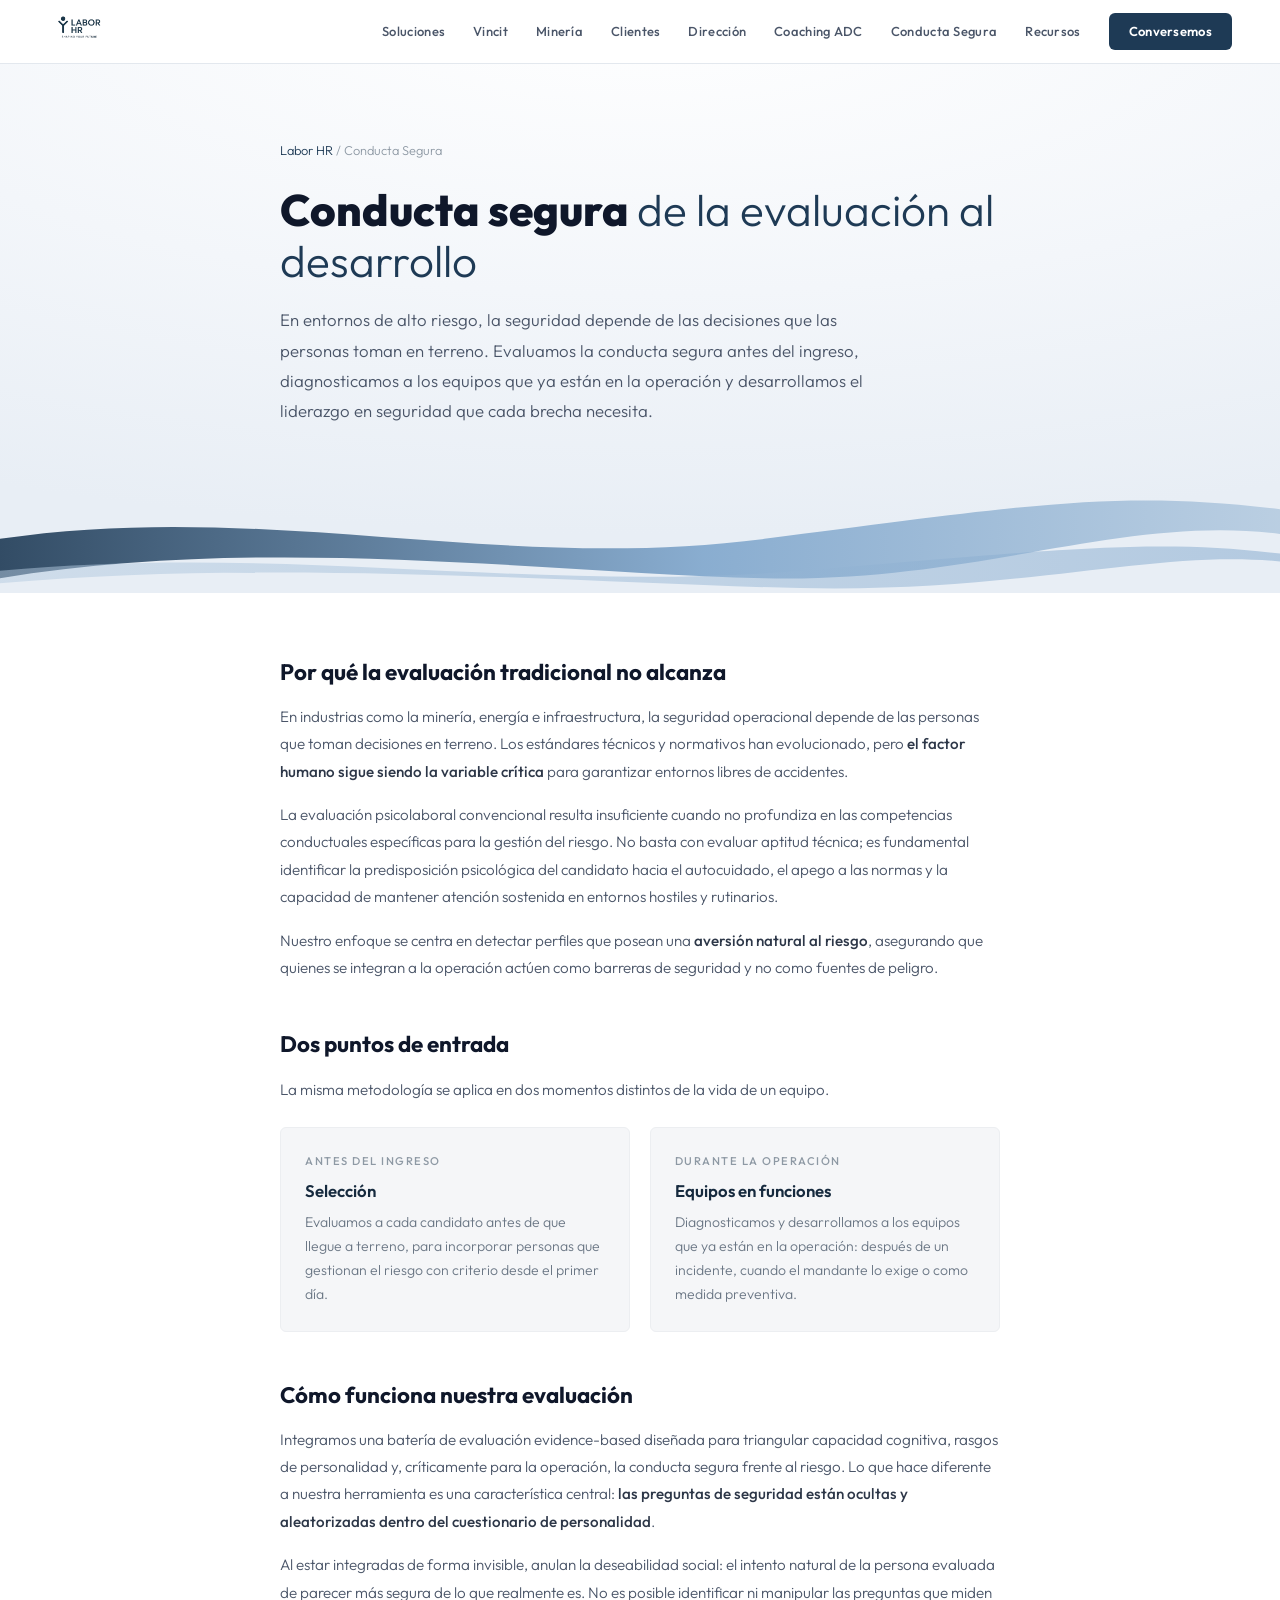
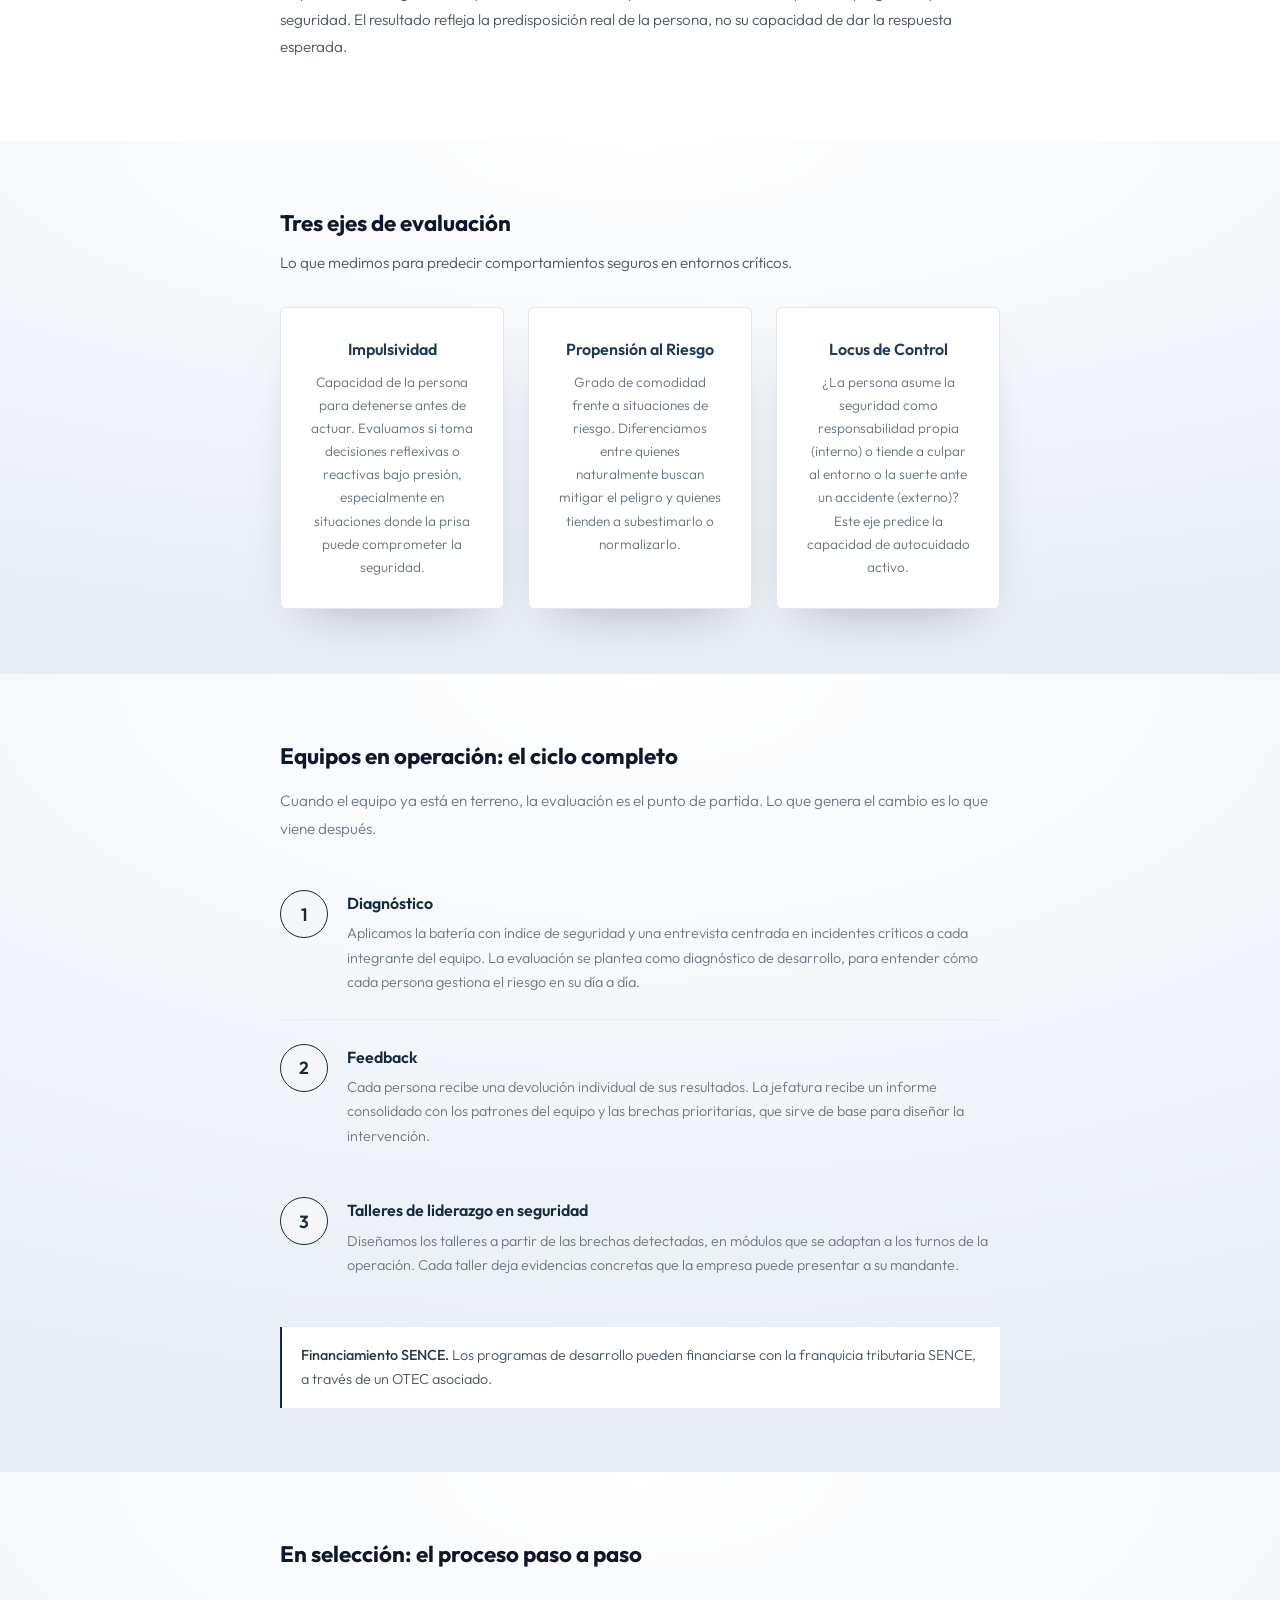
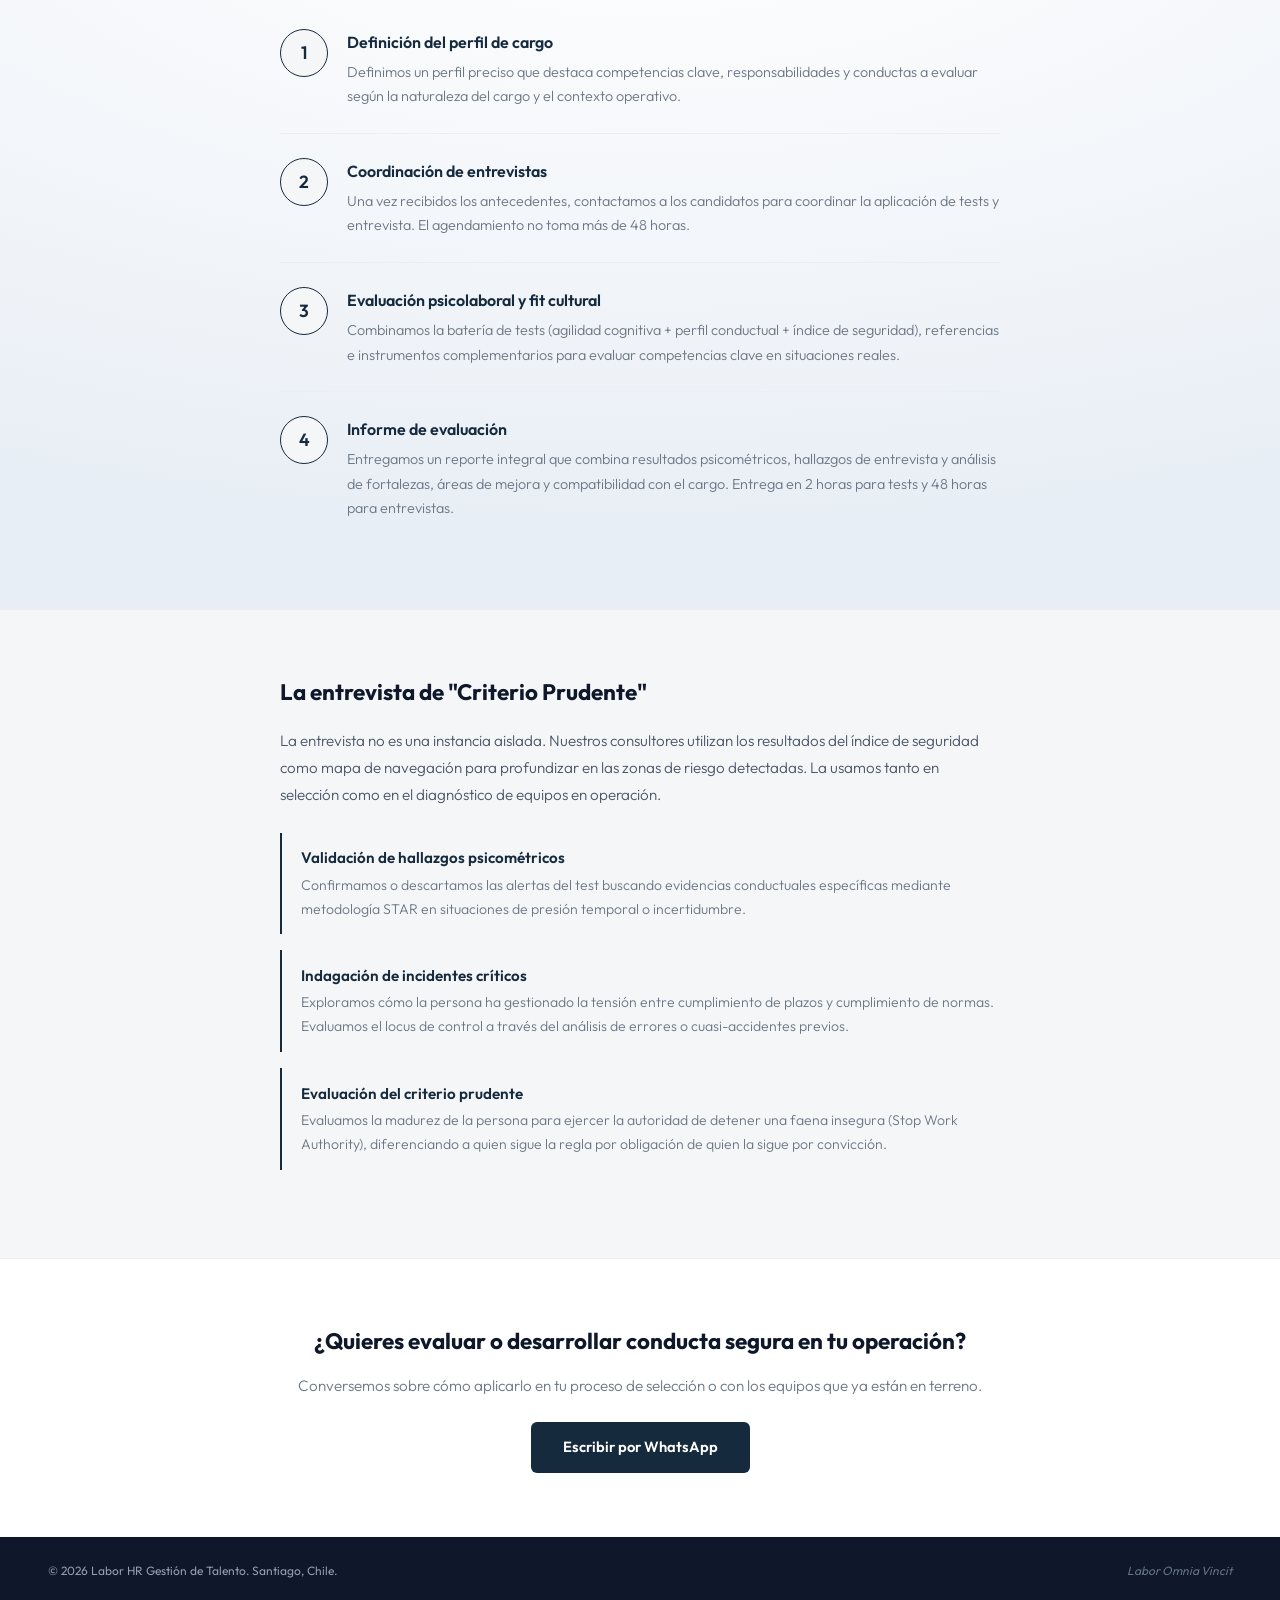
<file: conducta-segura.html>
<!DOCTYPE html>
<html lang="es">
<head>
    <meta charset="UTF-8">
    <meta name="viewport" content="width=device-width, initial-scale=1.0">
    <title>Conducta Segura: Evaluación y Liderazgo en Seguridad | Labor HR Chile</title>
    <meta name="description" content="Evaluación de conducta segura en selección, diagnóstico de equipos en operación y talleres de liderazgo en seguridad. Tecnología de test oculto que mide impulsividad, propensión al riesgo y locus de control. Labor HR Chile.">
    <meta name="keywords" content="evaluación conducta segura, evaluación psicolaboral seguridad, selección personal minería, aversión al riesgo evaluación, conducta segura reclutamiento, evaluación seguridad laboral Chile, locus de control seguridad, liderazgo en seguridad, taller liderazgo seguridad, diagnóstico conducta segura equipos, seguridad conductual minería">
    <link rel="canonical" href="https://laborhr.cl/conducta-segura.html">
    <link rel="preconnect" href="https://fonts.googleapis.com">
    <link rel="preconnect" href="https://fonts.gstatic.com" crossorigin>
    <link href="https://fonts.googleapis.com/css2?family=Outfit:wght@300;400;500;600;700;800&display=swap" rel="stylesheet">
    <style>
        :root {
            --navy: #162A3E; --navy-mid: #1E3A52; --navy-deep: #0E1C2A;
            --accent: #162A3E; --accent-light: #1C3450; --accent-pale: #F1F3F5;
            --white: #FFFFFF; --gray-50: #F5F6F8; --gray-100: #ECEEF1;
            --gray-200: #D8DDE3; --gray-400: #8E99A4; --gray-500: #6B7785;
            --gray-600: #4A5568; --gray-800: #2D3748;
            --font-display: 'Outfit', system-ui, sans-serif; --slate-900: #0F172A;
            --font-body: 'Outfit', system-ui, sans-serif;
        }
        *, *::before, *::after { margin: 0; padding: 0; box-sizing: border-box; }
        html { scroll-behavior: smooth; font-size: 16px; }
        body { font-family: var(--font-body); color: var(--gray-800); line-height: 1.65; background: var(--white); }

        .nav { position: fixed; top: 0; left: 0; right: 0; z-index: 100; background: rgba(22,42,62,0.95); backdrop-filter: blur(12px); -webkit-backdrop-filter: blur(12px); padding: 0 clamp(20px,4vw,48px); height: 64px; display: flex; align-items: center; justify-content: space-between; border-bottom: 1px solid rgba(255,255,255,0.06); }
        .nav-logo { height: 24px; filter: brightness(0) invert(1); }
        .nav-links { display: flex; gap: 28px; align-items: center; }
        .nav-links a { color: rgba(255,255,255,0.65); text-decoration: none; font-size: 13px; font-weight: 500; letter-spacing: 0.3px; transition: color 0.2s; }
        .nav-links a:hover { color: var(--white); }
        .nav-links .nav-cta { background: var(--white); color: var(--navy); padding: 8px 20px; border-radius: 6px; font-weight: 600; }
        .nav-links .nav-cta:hover { background: var(--gray-200); }
        .nav-toggle { display: none; background: none; border: none; cursor: pointer; padding: 8px; }
        .nav-toggle span { display: block; width: 22px; height: 2px; background: var(--white); margin: 5px 0; }

        .page-hero { padding: 140px 2rem 80px; background: var(--navy); position: relative; overflow: hidden; }
        .hero-grid { position: absolute; inset: 0; opacity: 0.05; background-image: repeating-linear-gradient(0deg, transparent, transparent 39px, rgba(255,255,255,0.4) 39px, rgba(255,255,255,0.4) 40px), repeating-linear-gradient(90deg, transparent, transparent 39px, rgba(255,255,255,0.4) 39px, rgba(255,255,255,0.4) 40px); }
        .page-hero-inner { max-width: 720px; margin: 0 auto; position: relative; }
        .breadcrumb { font-size: 0.8rem; color: rgba(255,255,255,0.4); margin-bottom: 1.5rem; font-weight: 300; }
        .breadcrumb a { color: rgba(255,255,255,0.7); text-decoration: none; }
        .breadcrumb a:hover { text-decoration: underline; }
        .page-hero h1 { font-family: var(--font-display); font-size: clamp(30px, 5vw, 44px); color: var(--white); line-height: 1.15; margin-bottom: 1.2rem; font-weight: 800; }
        .page-hero h1 em { font-style: normal; font-weight: 300; color: rgba(255,255,255,0.7); }
        .page-hero .lead { color: rgba(255,255,255,0.6); font-size: 1.05rem; line-height: 1.8; font-weight: 300; max-width: 620px; }

        .content { padding: 4rem 2rem; }
        .content-inner { max-width: 720px; margin: 0 auto; }
        .content h2 { font-family: var(--font-display); font-size: 1.4rem; color: var(--slate-900); margin: 3rem 0 1rem; font-weight: 700; line-height: 1.35; }
        .content h2:first-child { margin-top: 0; }
        .content p { color: var(--gray-600); font-size: 0.95rem; line-height: 1.8; margin-bottom: 1rem; font-weight: 300; }
        .content strong { font-weight: 500; color: var(--gray-800); }

        /* EJES */
        .ejes { background: var(--navy); color: var(--white); padding: 4rem 2rem; }
        .ejes-inner { max-width: 720px; margin: 0 auto; }
        .ejes h2 { font-family: var(--font-display); font-size: 1.4rem; color: var(--white); margin-bottom: 0.5rem; font-weight: 700; }
        .ejes .subtitle { color: rgba(255,255,255,0.5); font-size: 0.95rem; margin-bottom: 2rem; font-weight: 300; }
        .ejes-grid { display: grid; grid-template-columns: 1fr 1fr 1fr; gap: 1.5rem; }
        .eje-card {
            background: rgba(255,255,255,0.04); border: 1px solid rgba(255,255,255,0.08);
            border-radius: 6px; padding: 1.8rem; text-align: center;
        }
        .eje-card h4 { font-family: var(--font-display); color: var(--white); font-size: 1rem; margin-bottom: 0.5rem; font-weight: 600; }
        .eje-card p { color: rgba(255,255,255,0.55); font-size: 0.85rem; line-height: 1.7; font-weight: 300; }

        /* PROCESO */
        .proceso { padding: 4rem 2rem; background: var(--white); }
        .proceso-inner { max-width: 720px; margin: 0 auto; }
        .proceso h2 { font-family: var(--font-display); font-size: 1.4rem; color: var(--slate-900); margin-bottom: 2rem; font-weight: 700; }
        .paso {
            display: grid; grid-template-columns: 48px 1fr; gap: 1.2rem;
            padding: 1.5rem 0; border-bottom: 1px solid var(--gray-100);
        }
        .paso:last-child { border-bottom: none; }
        .paso-num {
            width: 48px; height: 48px; border-radius: 50%;
            background: var(--gray-50); border: 1.5px solid var(--navy);
            display: flex; align-items: center; justify-content: center;
            font-family: var(--font-display); font-size: 1.1rem; font-weight: 600; color: var(--navy);
        }
        .paso h4 { font-family: var(--font-display); color: var(--navy); font-size: 1rem; margin-bottom: 0.3rem; font-weight: 600; }
        .paso p { color: var(--gray-500); font-size: 0.9rem; line-height: 1.7; font-weight: 300; }

        /* ENTREVISTA */
        .entrevista { padding: 4rem 2rem; background: var(--gray-50); border-top: 1px solid var(--gray-100); }
        .entrevista-inner { max-width: 720px; margin: 0 auto; }
        .entrevista h2 { font-family: var(--font-display); font-size: 1.4rem; color: var(--slate-900); margin-bottom: 1rem; font-weight: 700; }
        .entrevista p { color: var(--gray-600); font-size: 0.95rem; line-height: 1.8; margin-bottom: 1rem; font-weight: 300; }
        .entrevista-points { margin: 1.5rem 0; }
        .e-point {
            border-left: 2px solid var(--accent); padding: 0.8rem 0 0.8rem 1.2rem; margin-bottom: 1rem;
        }
        .e-point h4 { font-family: var(--font-display); color: var(--navy); font-size: 0.95rem; margin-bottom: 0.2rem; font-weight: 600; }
        .e-point p { color: var(--gray-500); font-size: 0.88rem; line-height: 1.7; margin-bottom: 0; }

        /* ENTRADAS */
        .entradas { display: grid; grid-template-columns: 1fr 1fr; gap: 1.2rem; margin: 1.5rem 0 0.5rem; }
        .entrada { background: var(--gray-50); border: 1px solid var(--gray-100); border-radius: 6px; padding: 1.5rem; }
        .entrada .tag { font-size: 0.7rem; letter-spacing: 1.5px; text-transform: uppercase; color: var(--gray-400); font-weight: 500; margin-bottom: 0.4rem; }
        .entrada h4 { font-family: var(--font-display); color: var(--navy); font-size: 1.05rem; margin-bottom: 0.4rem; font-weight: 600; }
        .entrada p { color: var(--gray-500); font-size: 0.88rem; line-height: 1.7; margin-bottom: 0; }
        .proceso.alt { background: var(--gray-50); border-top: 1px solid var(--gray-100); }
        .proceso .intro { color: var(--gray-500); font-size: 0.95rem; line-height: 1.8; font-weight: 300; margin: -1.2rem 0 1.5rem; }
        .sence { margin-top: 1.5rem; padding: 1rem 1.2rem; border-left: 2px solid var(--accent); background: var(--white); color: var(--gray-600); font-size: 0.9rem; line-height: 1.7; font-weight: 300; }
        .sence strong { font-weight: 500; color: var(--gray-800); }

        /* CTA */
        .cta-section { background: var(--white); padding: 4rem 2rem; text-align: center; border-top: 1px solid var(--gray-100); }
        .cta-section h2 { font-family: var(--font-display); font-size: 1.4rem; color: var(--slate-900); margin-bottom: 0.8rem; font-weight: 700; }
        .cta-section p { color: var(--gray-500); font-size: 0.95rem; margin-bottom: 1.5rem; font-weight: 300; }
        .btn-primary { background: var(--navy); color: var(--white); padding: 0.85rem 2rem; border-radius: 6px; text-decoration: none; font-weight: 600; font-size: 0.92rem; transition: all 0.3s; display: inline-block; }
        .btn-primary:hover { background: var(--navy-mid); }

        .footer { background: var(--slate-900); padding: 24px clamp(24px,5vw,48px); display: flex; justify-content: space-between; align-items: center; flex-wrap: wrap; gap: 12px; }
        .footer-left { font-size: 12px; color: #919EAB; }
        .footer-left a { color: #919EAB; text-decoration: none; }
        .footer-motto { font-size: 12px; color: #637381; font-style: italic; }

        @media (max-width: 960px) {
            .ejes-grid { grid-template-columns: 1fr; }
            .entradas { grid-template-columns: 1fr; }
        }
        @media (max-width: 640px) {
            .nav-links { display: none; position: absolute; top: 64px; left: 0; right: 0; background: var(--navy); flex-direction: column; padding: 20px 24px; gap: 16px; }
            .nav-links.open { display: flex; }
            .nav-toggle { display: block; }
            .page-hero { padding: 120px 1.5rem 3.5rem; }
            .content, .proceso, .entrevista, .cta-section { padding: 3rem 1.5rem; }
            .ejes { padding: 3rem 1.5rem; }
        }
    /* Menú en una línea */
.nav-links a { white-space: nowrap; }
@media (max-width: 1180px) and (min-width: 641px) { .nav-links { gap: 14px; } .nav-links a { font-size: 12px; } .nav-links .nav-cta { padding: 8px 14px; } }
</style>
<link rel="stylesheet" href="estilo-claro.css">
</head>
<body>

<nav class="nav">
  <a href="/"><img src="logo.png" alt="Labor HR" class="nav-logo"></a>
  <button class="nav-toggle" onclick="this.nextElementSibling.classList.toggle('open')" aria-label="Menú">
    <span></span><span></span><span></span>
  </button>
  <div class="nav-links">
    <a href="/#servicios">Soluciones</a>
    <a href="vincit.html">Vincit</a>
    <a href="/#mineria">Minería</a>
    <a href="/#clientes">Clientes</a>
    <a href="/#director">Dirección</a>
    <a href="coaching-adc.html">Coaching ADC</a>
    <a href="conducta-segura.html" style="color:var(--white);">Conducta Segura</a>
    <a href="recursos.html">Recursos</a>
    <a href="/#contacto" class="nav-cta">Conversemos</a>
  </div>
</nav>

<section class="page-hero">
    <div class="hero-grid"></div>
    <div class="page-hero-inner">
        <div class="breadcrumb"><a href="index.html">Labor HR</a> / Conducta Segura</div>
        <h1>Conducta segura <em>de la evaluación al desarrollo</em></h1>
        <p class="lead">En entornos de alto riesgo, la seguridad depende de las decisiones que las personas toman en terreno. Evaluamos la conducta segura antes del ingreso, diagnosticamos a los equipos que ya están en la operación y desarrollamos el liderazgo en seguridad que cada brecha necesita.</p>
    </div>
</section>

<section class="content">
    <div class="content-inner">
        <h2>Por qué la evaluación tradicional no alcanza</h2>
        <p>En industrias como la minería, energía e infraestructura, la seguridad operacional depende de las personas que toman decisiones en terreno. Los estándares técnicos y normativos han evolucionado, pero <strong>el factor humano sigue siendo la variable crítica</strong> para garantizar entornos libres de accidentes.</p>
        <p>La evaluación psicolaboral convencional resulta insuficiente cuando no profundiza en las competencias conductuales específicas para la gestión del riesgo. No basta con evaluar aptitud técnica; es fundamental identificar la predisposición psicológica del candidato hacia el autocuidado, el apego a las normas y la capacidad de mantener atención sostenida en entornos hostiles y rutinarios.</p>
        <p>Nuestro enfoque se centra en detectar perfiles que posean una <strong>aversión natural al riesgo</strong>, asegurando que quienes se integran a la operación actúen como barreras de seguridad y no como fuentes de peligro.</p>

        <h2>Dos puntos de entrada</h2>
        <p>La misma metodología se aplica en dos momentos distintos de la vida de un equipo.</p>
        <div class="entradas">
            <div class="entrada">
                <div class="tag">Antes del ingreso</div>
                <h4>Selección</h4>
                <p>Evaluamos a cada candidato antes de que llegue a terreno, para incorporar personas que gestionan el riesgo con criterio desde el primer día.</p>
            </div>
            <div class="entrada">
                <div class="tag">Durante la operación</div>
                <h4>Equipos en funciones</h4>
                <p>Diagnosticamos y desarrollamos a los equipos que ya están en la operación: después de un incidente, cuando el mandante lo exige o como medida preventiva.</p>
            </div>
        </div>

        <h2>Cómo funciona nuestra evaluación</h2>
        <p>Integramos una batería de evaluación evidence-based diseñada para triangular capacidad cognitiva, rasgos de personalidad y, críticamente para la operación, la conducta segura frente al riesgo. Lo que hace diferente a nuestra herramienta es una característica central: <strong>las preguntas de seguridad están ocultas y aleatorizadas dentro del cuestionario de personalidad</strong>.</p>
        <p>Al estar integradas de forma invisible, anulan la deseabilidad social: el intento natural de la persona evaluada de parecer más segura de lo que realmente es. No es posible identificar ni manipular las preguntas que miden seguridad. El resultado refleja la predisposición real de la persona, no su capacidad de dar la respuesta esperada.</p>
    </div>
</section>

<section class="ejes">
    <div class="ejes-inner">
        <h2>Tres ejes de evaluación</h2>
        <p class="subtitle">Lo que medimos para predecir comportamientos seguros en entornos críticos.</p>
        <div class="ejes-grid">
            <div class="eje-card">
                <h4>Impulsividad</h4>
                <p>Capacidad de la persona para detenerse antes de actuar. Evaluamos si toma decisiones reflexivas o reactivas bajo presión, especialmente en situaciones donde la prisa puede comprometer la seguridad.</p>
            </div>
            <div class="eje-card">
                <h4>Propensión al Riesgo</h4>
                <p>Grado de comodidad frente a situaciones de riesgo. Diferenciamos entre quienes naturalmente buscan mitigar el peligro y quienes tienden a subestimarlo o normalizarlo.</p>
            </div>
            <div class="eje-card">
                <h4>Locus de Control</h4>
                <p>¿La persona asume la seguridad como responsabilidad propia (interno) o tiende a culpar al entorno o la suerte ante un accidente (externo)? Este eje predice la capacidad de autocuidado activo.</p>
            </div>
        </div>
    </div>
</section>

<section class="proceso alt">
    <div class="proceso-inner">
        <h2>Equipos en operación: el ciclo completo</h2>
        <p class="intro">Cuando el equipo ya está en terreno, la evaluación es el punto de partida. Lo que genera el cambio es lo que viene después.</p>
        <div class="paso">
            <div class="paso-num">1</div>
            <div>
                <h4>Diagnóstico</h4>
                <p>Aplicamos la batería con índice de seguridad y una entrevista centrada en incidentes críticos a cada integrante del equipo. La evaluación se plantea como diagnóstico de desarrollo, para entender cómo cada persona gestiona el riesgo en su día a día.</p>
            </div>
        </div>
        <div class="paso">
            <div class="paso-num">2</div>
            <div>
                <h4>Feedback</h4>
                <p>Cada persona recibe una devolución individual de sus resultados. La jefatura recibe un informe consolidado con los patrones del equipo y las brechas prioritarias, que sirve de base para diseñar la intervención.</p>
            </div>
        </div>
        <div class="paso">
            <div class="paso-num">3</div>
            <div>
                <h4>Talleres de liderazgo en seguridad</h4>
                <p>Diseñamos los talleres a partir de las brechas detectadas, en módulos que se adaptan a los turnos de la operación. Cada taller deja evidencias concretas que la empresa puede presentar a su mandante.</p>
            </div>
        </div>
        <div class="sence"><strong>Financiamiento SENCE.</strong> Los programas de desarrollo pueden financiarse con la franquicia tributaria SENCE, a través de un OTEC asociado.</div>
    </div>
</section>

<section class="proceso">
    <div class="proceso-inner">
        <h2>En selección: el proceso paso a paso</h2>
        <div class="paso">
            <div class="paso-num">1</div>
            <div>
                <h4>Definición del perfil de cargo</h4>
                <p>Definimos un perfil preciso que destaca competencias clave, responsabilidades y conductas a evaluar según la naturaleza del cargo y el contexto operativo.</p>
            </div>
        </div>
        <div class="paso">
            <div class="paso-num">2</div>
            <div>
                <h4>Coordinación de entrevistas</h4>
                <p>Una vez recibidos los antecedentes, contactamos a los candidatos para coordinar la aplicación de tests y entrevista. El agendamiento no toma más de 48 horas.</p>
            </div>
        </div>
        <div class="paso">
            <div class="paso-num">3</div>
            <div>
                <h4>Evaluación psicolaboral y fit cultural</h4>
                <p>Combinamos la batería de tests (agilidad cognitiva + perfil conductual + índice de seguridad), referencias e instrumentos complementarios para evaluar competencias clave en situaciones reales.</p>
            </div>
        </div>
        <div class="paso">
            <div class="paso-num">4</div>
            <div>
                <h4>Informe de evaluación</h4>
                <p>Entregamos un reporte integral que combina resultados psicométricos, hallazgos de entrevista y análisis de fortalezas, áreas de mejora y compatibilidad con el cargo. Entrega en 2 horas para tests y 48 horas para entrevistas.</p>
            </div>
        </div>
    </div>
</section>

<section class="entrevista">
    <div class="entrevista-inner">
        <h2>La entrevista de "Criterio Prudente"</h2>
        <p>La entrevista no es una instancia aislada. Nuestros consultores utilizan los resultados del índice de seguridad como mapa de navegación para profundizar en las zonas de riesgo detectadas. La usamos tanto en selección como en el diagnóstico de equipos en operación.</p>
        <div class="entrevista-points">
            <div class="e-point">
                <h4>Validación de hallazgos psicométricos</h4>
                <p>Confirmamos o descartamos las alertas del test buscando evidencias conductuales específicas mediante metodología STAR en situaciones de presión temporal o incertidumbre.</p>
            </div>
            <div class="e-point">
                <h4>Indagación de incidentes críticos</h4>
                <p>Exploramos cómo la persona ha gestionado la tensión entre cumplimiento de plazos y cumplimiento de normas. Evaluamos el locus de control a través del análisis de errores o cuasi-accidentes previos.</p>
            </div>
            <div class="e-point">
                <h4>Evaluación del criterio prudente</h4>
                <p>Evaluamos la madurez de la persona para ejercer la autoridad de detener una faena insegura (Stop Work Authority), diferenciando a quien sigue la regla por obligación de quien la sigue por convicción.</p>
            </div>
        </div>
    </div>
</section>

<section class="cta-section">
    <h2>¿Quieres evaluar o desarrollar conducta segura en tu operación?</h2>
    <p>Conversemos sobre cómo aplicarlo en tu proceso de selección o con los equipos que ya están en terreno.</p>
    <a href="https://wa.me/56996747563" class="btn-primary" target="_blank">Escribir por WhatsApp</a>
</section>

<footer class="footer">
  <div class="footer-left">&copy; 2026 <a href="/">Labor HR</a> Gestión de Talento. Santiago, Chile.</div>
  <div class="footer-motto">Labor Omnia Vincit</div>
</footer>

<!-- Cloudflare Web Analytics --><script type='module' src='https://static.cloudflareinsights.com/beacon.min.js' data-cf-beacon='{"token": "b7498a34d8f34fffbbb4c86181ea65d8"}'></script><!-- End Cloudflare Web Analytics -->
</body>
</html>
</file>
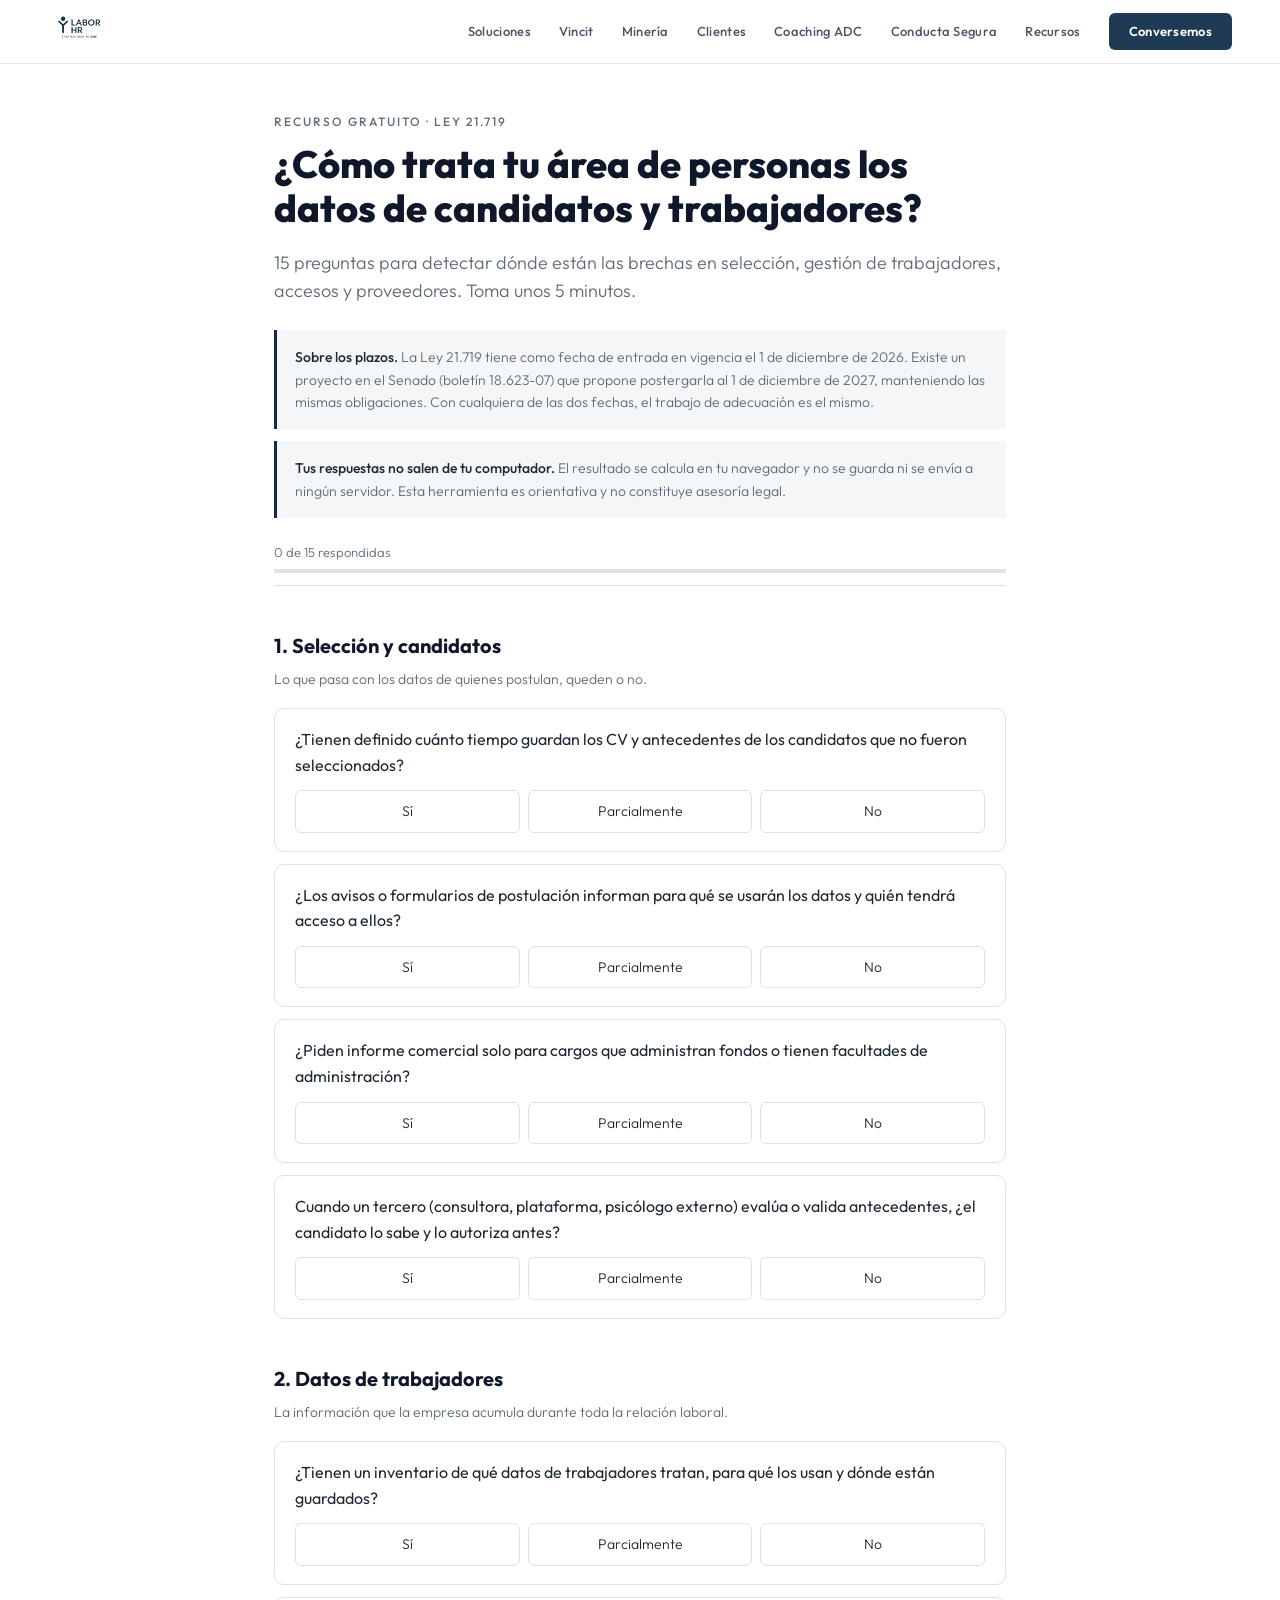
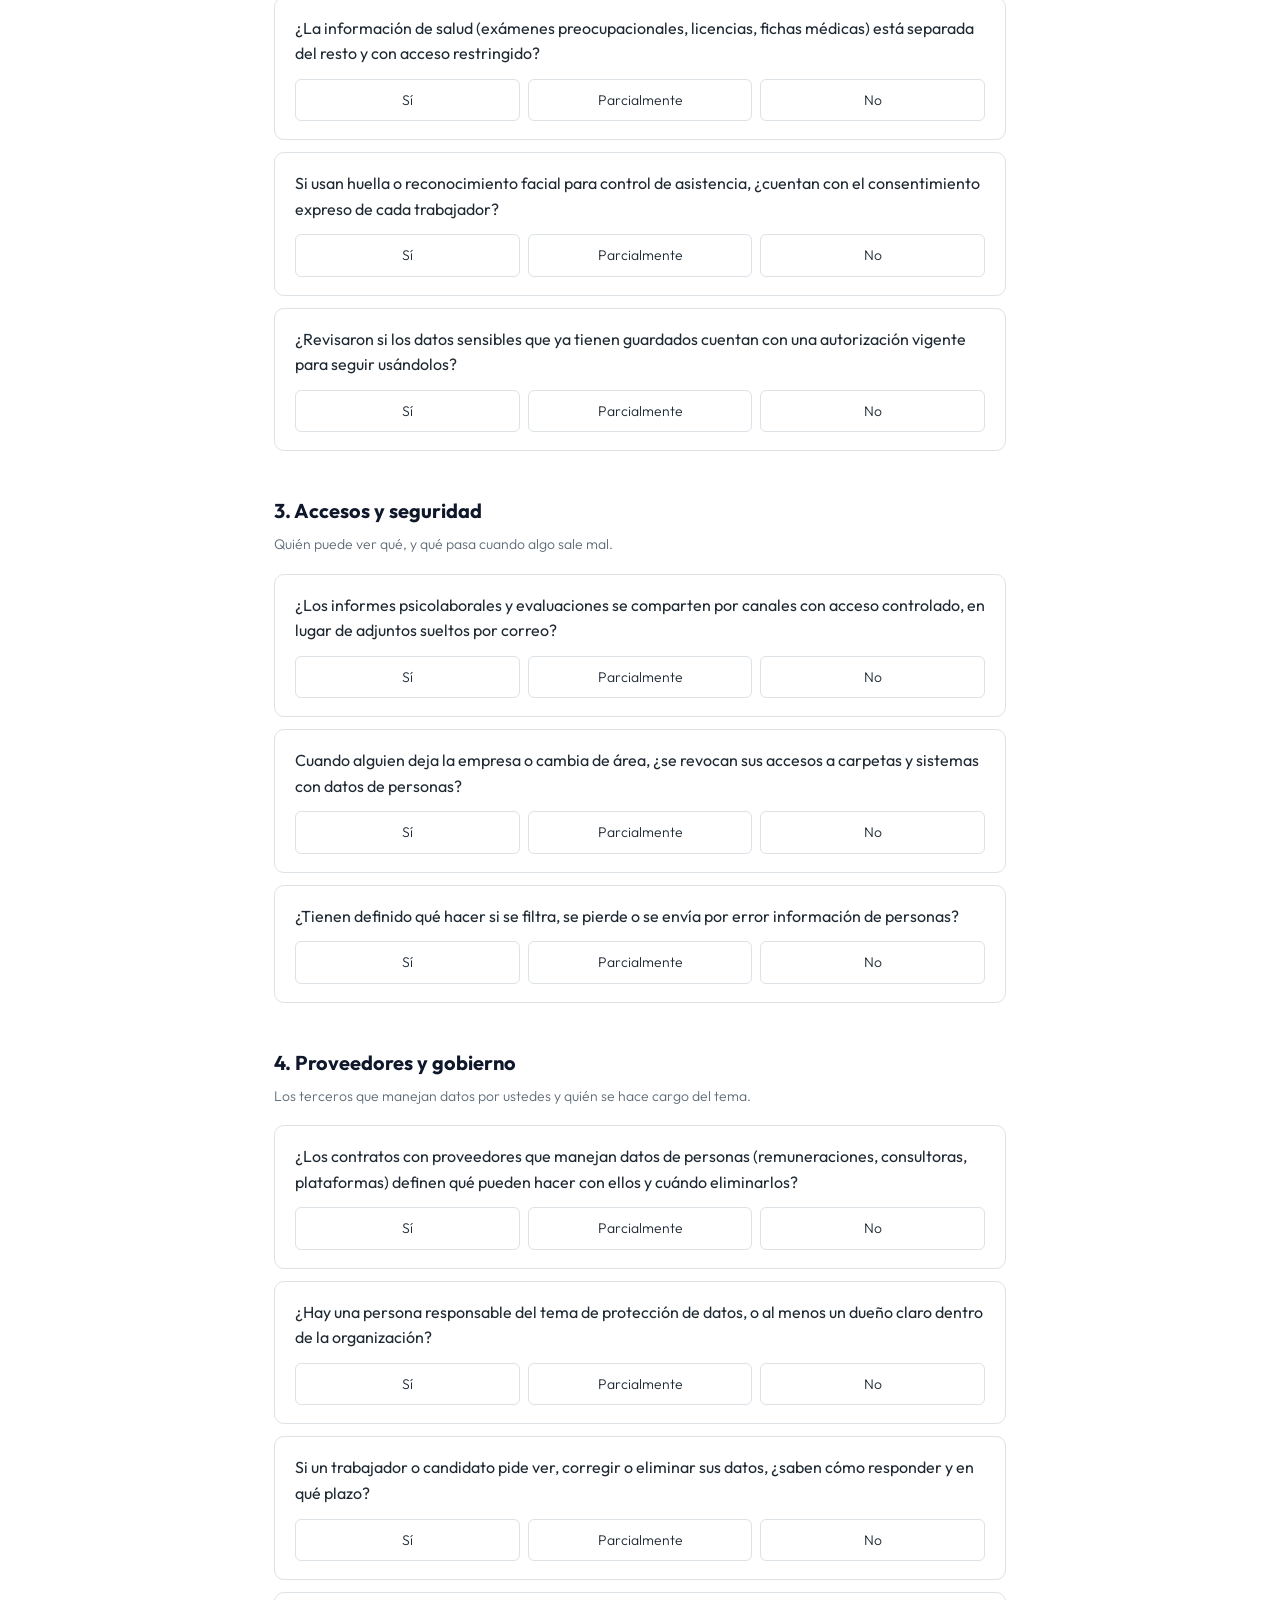
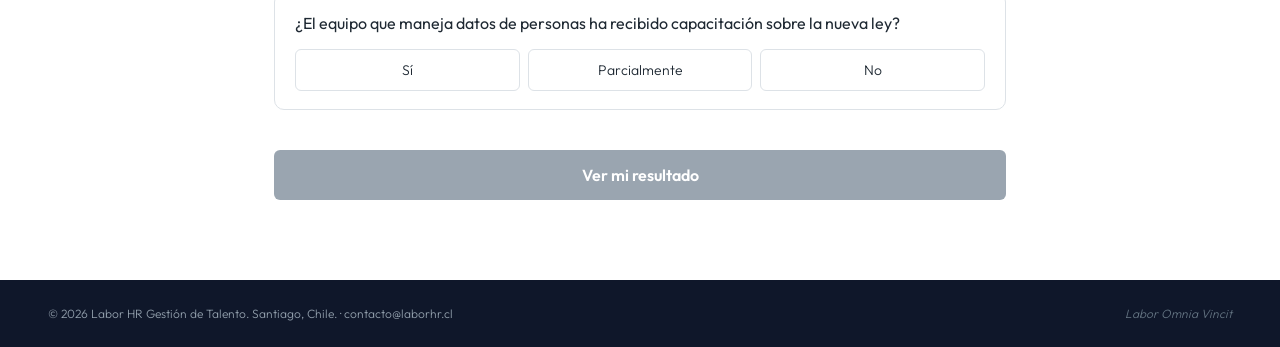
<file: ley-datos-autodiagnostico.html>
<!DOCTYPE html>
<html lang="es">
<head>
<meta charset="UTF-8">
<meta name="viewport" content="width=device-width, initial-scale=1.0">
<title>Autodiagnóstico Ley de Datos Personales para RRHH | Labor HR</title>
<meta name="description" content="Autodiagnóstico gratuito de 15 preguntas para que equipos de RRHH revisen cómo tratan los datos de candidatos y trabajadores frente a la Ley 21.719.">
<link rel="canonical" href="https://laborhr.cl/ley-datos-autodiagnostico.html">
<link rel="preconnect" href="https://fonts.googleapis.com">
<link href="https://fonts.googleapis.com/css2?family=Outfit:wght@300;400;500;600;700;800&display=swap" rel="stylesheet">
<style>
:root{
  --navy:#162A3E;
  --ink:#1f2933;
  --gray:#5f6b76;
  --line:#dde2e7;
  --soft:#f4f6f8;
  --white:#ffffff;
}
*{box-sizing:border-box;margin:0;padding:0}
body{font-family:'Outfit',sans-serif;color:var(--ink);background:var(--white);line-height:1.6;font-weight:300}
a{color:var(--navy)}
.nav{position:fixed;top:0;left:0;right:0;z-index:100;background:rgba(22,42,62,0.95);backdrop-filter:blur(12px);-webkit-backdrop-filter:blur(12px);padding:0 clamp(20px,4vw,48px);height:64px;display:flex;align-items:center;justify-content:space-between;border-bottom:1px solid rgba(255,255,255,0.06)}
.nav-logo{height:24px;filter:brightness(0) invert(1)}
.nav-links{display:flex;gap:28px;align-items:center}
.nav-links a{color:rgba(255,255,255,0.65);text-decoration:none;font-size:13px;font-weight:500;letter-spacing:0.3px;transition:color .2s}
.nav-links a:hover{color:#fff}
.nav-links .nav-cta{background:#fff;color:var(--navy);padding:8px 20px;border-radius:6px;font-weight:600}
.nav-toggle{display:none;background:none;border:none;cursor:pointer;padding:8px;width:auto;margin:0}
.nav-toggle span{display:block;width:22px;height:2px;background:#fff;margin:5px 0}
.wrap{max-width:780px;margin:0 auto;padding:112px 24px 80px}
.eyebrow{text-transform:uppercase;letter-spacing:2px;font-size:12px;color:var(--gray);font-weight:500}
h1{color:#0F172A;font-size:clamp(28px,5vw,38px);font-weight:800;line-height:1.15;margin:12px 0 18px}
h2{color:#0F172A;font-size:20px;font-weight:700;margin:0 0 6px}
.lead{font-size:18px;color:var(--gray);margin-bottom:24px}
.note{background:var(--soft);border-left:3px solid var(--navy);padding:16px 18px;font-size:14px;color:var(--gray);margin-bottom:12px}
.note strong{color:var(--ink);font-weight:500}
.section{margin-top:44px}
.section-desc{font-size:14px;color:var(--gray);margin-bottom:18px}
.q{border:1px solid var(--line);border-radius:10px;padding:18px 20px;margin-bottom:12px;background:var(--white)}
.q p{font-weight:400;margin-bottom:12px}
.opts{display:flex;gap:8px;flex-wrap:wrap}
.opts label{flex:1;min-width:110px;border:1px solid var(--line);border-radius:6px;padding:9px 12px;text-align:center;cursor:pointer;font-size:14px;transition:all .15s}
.opts input{display:none}
.opts input:checked + span{font-weight:500}
.opts label:has(input:checked){background:var(--navy);color:var(--white);border-color:var(--navy)}
.opts label:hover{border-color:var(--navy)}
.progress{position:sticky;top:64px;background:var(--white);padding:12px 0;border-bottom:1px solid var(--line);font-size:13px;color:var(--gray);z-index:5}
.bar{height:4px;background:var(--line);margin-top:6px}
.bar div{height:4px;background:var(--navy);width:0;transition:width .2s}
button{font-family:'Outfit',sans-serif;background:var(--navy);color:var(--white);border:none;border-radius:6px;padding:15px 28px;font-size:16px;font-weight:600;cursor:pointer;margin-top:28px;width:100%}
button:disabled{background:#9aa5b0;cursor:not-allowed}
#result{display:none;margin-top:48px;border-top:2px solid var(--navy);padding-top:36px;scroll-margin-top:130px}
.score{font-size:52px;font-weight:800;color:var(--navy)}
.score small{font-size:20px;color:var(--gray)}
.level{font-size:20px;font-weight:500;margin:6px 0 10px}
.blocks{display:grid;grid-template-columns:repeat(auto-fit,minmax(160px,1fr));gap:10px;margin:24px 0 32px}
.block{border:1px solid var(--line);padding:14px}
.block .name{font-size:13px;color:var(--gray)}
.block .val{font-size:22px;font-weight:500;color:var(--navy)}
.block .mini{height:4px;background:var(--line);margin-top:8px}
.block .mini div{height:4px;background:var(--navy)}
.tips h3{color:#0F172A;font-size:18px;font-weight:700;margin:26px 0 12px}
.tip{padding:14px 0;border-bottom:1px solid var(--line);font-size:15px}
.tip .tag{font-size:11px;text-transform:uppercase;letter-spacing:1px;color:var(--gray)}
.tip .t{font-weight:400;margin:2px 0 4px}
.tip .r{color:var(--gray)}
.cta{background:var(--navy);color:var(--white);padding:28px;margin-top:36px;border-radius:12px}
.cta h3{font-size:20px;font-weight:700;margin-bottom:8px}
.cta p{font-size:15px;opacity:.9}
.cta a{color:var(--white);font-weight:500}
.actions{display:flex;gap:10px;flex-wrap:wrap}
.actions button{width:auto;flex:1;background:var(--white);color:var(--navy);border:1px solid var(--navy)}
footer{background:#0F172A;padding:24px clamp(24px,5vw,48px);display:flex;justify-content:space-between;align-items:center;flex-wrap:wrap;gap:12px;font-size:12px;color:#919EAB}
footer a{color:#919EAB;text-decoration:none}
.footer-motto{color:#637381;font-style:italic}
@media print{.nav,.progress,#form,button,.actions,footer{display:none!important}#result{display:block!important;border:none;margin:0;padding:0}.cta{background:none;color:var(--ink);border:1px solid var(--line)}.cta a{color:var(--navy)}}
@media(max-width:640px){.nav-links{display:none;position:absolute;top:64px;left:0;right:0;background:var(--navy);flex-direction:column;padding:20px 24px;gap:16px}.nav-links.open{display:flex}.nav-toggle{display:block}.opts label{min-width:0}}
/* Menú en una línea */
.nav-links a { white-space: nowrap; }
@media (max-width: 1180px) and (min-width: 641px) { .nav-links { gap: 14px; } .nav-links a { font-size: 12px; } .nav-links .nav-cta { padding: 8px 14px; } }
</style>
<link rel="stylesheet" href="estilo-claro.css">
</head>
<body>

<nav class="nav">
  <a href="/"><img src="logo.png" alt="Labor HR" class="nav-logo"></a>
  <button class="nav-toggle" onclick="this.nextElementSibling.classList.toggle('open')" aria-label="Menú">
    <span></span><span></span><span></span>
  </button>
  <div class="nav-links">
    <a href="/#servicios">Soluciones</a>
    <a href="vincit.html">Vincit</a>
    <a href="/#mineria">Minería</a>
    <a href="/#clientes">Clientes</a>
    <a href="coaching-adc.html">Coaching ADC</a>
    <a href="conducta-segura.html">Conducta Segura</a>
    <a href="recursos.html">Recursos</a>
    <a href="/#contacto" class="nav-cta">Conversemos</a>
  </div>
</nav>

<main class="wrap">
  <div class="eyebrow">Recurso gratuito · Ley 21.719</div>
  <h1>¿Cómo trata tu área de personas los datos de candidatos y trabajadores?</h1>
  <p class="lead">15 preguntas para detectar dónde están las brechas en selección, gestión de trabajadores, accesos y proveedores. Toma unos 5 minutos.</p>

  <div class="note">
    <strong>Sobre los plazos.</strong> La Ley 21.719 tiene como fecha de entrada en vigencia el 1 de diciembre de 2026. Existe un proyecto en el Senado (boletín 18.623-07) que propone postergarla al 1 de diciembre de 2027, manteniendo las mismas obligaciones. Con cualquiera de las dos fechas, el trabajo de adecuación es el mismo.
  </div>
  <div class="note">
    <strong>Tus respuestas no salen de tu computador.</strong> El resultado se calcula en tu navegador y no se guarda ni se envía a ningún servidor. Esta herramienta es orientativa y no constituye asesoría legal.
  </div>

  <div class="progress" id="progress">
    <span id="ptext">0 de 15 respondidas</span>
    <div class="bar"><div id="pbar"></div></div>
  </div>

  <form id="form"></form>
  <button id="calc" disabled>Ver mi resultado</button>

  <section id="result"></section>
</main>

<footer>
  <div>&copy; 2026 <a href="/">Labor HR</a> Gestión de Talento. Santiago, Chile. · <a href="mailto:contacto@laborhr.cl">contacto@laborhr.cl</a></div>
  <div class="footer-motto">Labor Omnia Vincit</div>
</footer>

<script>
const SECTIONS = [
  {
    id:"sel", name:"Selección y candidatos",
    desc:"Lo que pasa con los datos de quienes postulan, queden o no.",
    qs:[
      {t:"¿Tienen definido cuánto tiempo guardan los CV y antecedentes de los candidatos que no fueron seleccionados?",
       r:"Define un plazo de conservación y cúmplelo. Si quieres mantener candidatos para futuras búsquedas, pídeles autorización expresa para eso."},
      {t:"¿Los avisos o formularios de postulación informan para qué se usarán los datos y quién tendrá acceso a ellos?",
       r:"Agrega un texto breve en avisos y formularios: finalidad, quién verá la información y cómo pedir su eliminación."},
      {t:"¿Piden informe comercial solo para cargos que administran fondos o tienen facultades de administración?",
       r:"Revisa los perfiles a los que se pide informe comercial. El Código del Trabajo limita esta exigencia a cargos específicos y la nueva ley refuerza el criterio de proporcionalidad."},
      {t:"Cuando un tercero (consultora, plataforma, psicólogo externo) evalúa o valida antecedentes, ¿el candidato lo sabe y lo autoriza antes?",
       r:"Avisa al candidato quién lo va a contactar, de parte de quién y para qué, y deja registro de su autorización antes de que el tercero inicie el proceso."}
    ]
  },
  {
    id:"trab", name:"Datos de trabajadores",
    desc:"La información que la empresa acumula durante toda la relación laboral.",
    qs:[
      {t:"¿Tienen un inventario de qué datos de trabajadores tratan, para qué los usan y dónde están guardados?",
       r:"Arma un registro simple: tipo de dato, finalidad, dónde vive (sistema, carpeta, proveedor), quién accede y por cuánto tiempo se guarda. Es la base de todo lo demás."},
      {t:"¿La información de salud (exámenes preocupacionales, licencias, fichas médicas) está separada del resto y con acceso restringido?",
       r:"Los datos de salud son datos sensibles. Sepáralos de la carpeta general del trabajador y limita el acceso a quienes realmente lo necesitan."},
      {t:"Si usan huella o reconocimiento facial para control de asistencia, ¿cuentan con el consentimiento expreso de cada trabajador?",
       r:"Los datos biométricos son sensibles. Verifica que exista consentimiento expreso y documentado, y una alternativa para quien no lo otorgue."},
      {t:"¿Revisaron si los datos sensibles que ya tienen guardados cuentan con una autorización vigente para seguir usándolos?",
       r:"Que un dato se haya entregado antes no significa que se pueda seguir usando igual. Revisa la base de autorización de los datos sensibles históricos."}
    ]
  },
  {
    id:"acc", name:"Accesos y seguridad",
    desc:"Quién puede ver qué, y qué pasa cuando algo sale mal.",
    qs:[
      {t:"¿Los informes psicolaborales y evaluaciones se comparten por canales con acceso controlado, en lugar de adjuntos sueltos por correo?",
       r:"Mueve los informes a una carpeta o plataforma con permisos por persona. Un adjunto reenviado queda fuera de control para siempre."},
      {t:"Cuando alguien deja la empresa o cambia de área, ¿se revocan sus accesos a carpetas y sistemas con datos de personas?",
       r:"Incluye la revisión de accesos en el proceso de desvinculación y de cambio de cargo, con un responsable claro."},
      {t:"¿Tienen definido qué hacer si se filtra, se pierde o se envía por error información de personas?",
       r:"Define un procedimiento corto: a quién se avisa, cómo se contiene, cómo se informa a los afectados y cómo se documenta."}
    ]
  },
  {
    id:"gob", name:"Proveedores y gobierno",
    desc:"Los terceros que manejan datos por ustedes y quién se hace cargo del tema.",
    qs:[
      {t:"¿Los contratos con proveedores que manejan datos de personas (remuneraciones, consultoras, plataformas) definen qué pueden hacer con ellos y cuándo eliminarlos?",
       r:"Revisa los contratos con proveedores: finalidad, confidencialidad, medidas de seguridad, prohibición de usos distintos y eliminación al terminar el servicio."},
      {t:"¿Hay una persona responsable del tema de protección de datos, o al menos un dueño claro dentro de la organización?",
       r:"Designa un responsable. Sin dueño, el tema queda repartido entre RRHH, TI y legal, y nadie lo empuja."},
      {t:"Si un trabajador o candidato pide ver, corregir o eliminar sus datos, ¿saben cómo responder y en qué plazo?",
       r:"Prepara un procedimiento para atender solicitudes de acceso, rectificación y eliminación, con un canal definido y plazos de respuesta."},
      {t:"¿El equipo que maneja datos de personas ha recibido capacitación sobre la nueva ley?",
       r:"Capacita a quienes manejan datos en el día a día. La mayoría de las brechas nace en prácticas cotidianas, como reenviar un CV o compartir una planilla."}
    ]
  }
];

const OPTS = [{v:2,l:"Sí"},{v:1,l:"Parcialmente"},{v:0,l:"No"}];
const form = document.getElementById('form');
let total = 0;

SECTIONS.forEach((s,si)=>{
  const sec = document.createElement('div');
  sec.className = 'section';
  sec.innerHTML = `<h2>${si+1}. ${s.name}</h2><p class="section-desc">${s.desc}</p>`;
  s.qs.forEach((q,qi)=>{
    total++;
    const name = `${s.id}_${qi}`;
    const d = document.createElement('div');
    d.className = 'q';
    d.innerHTML = `<p>${q.t}</p><div class="opts">${OPTS.map(o=>`<label><input type="radio" name="${name}" value="${o.v}"><span>${o.l}</span></label>`).join('')}</div>`;
    sec.appendChild(d);
  });
  form.appendChild(sec);
});

function answered(){ return form.querySelectorAll('input:checked').length; }
form.addEventListener('change',()=>{
  const n = answered();
  document.getElementById('ptext').textContent = `${n} de ${total} respondidas`;
  document.getElementById('pbar').style.width = (n/total*100)+'%';
  document.getElementById('calc').disabled = n < total;
});

document.getElementById('calc').addEventListener('click',(e)=>{
  e.preventDefault();
  let score = 0, max = total*2;
  const blocks = [], tips = [];
  SECTIONS.forEach(s=>{
    let bs = 0;
    s.qs.forEach((q,qi)=>{
      const v = +form.querySelector(`input[name="${s.id}_${qi}"]:checked`).value;
      bs += v;
      if(v<2) tips.push({sec:s.name,t:q.t,r:q.r,v});
    });
    score += bs;
    blocks.push({name:s.name,pct:Math.round(bs/(s.qs.length*2)*100)});
  });
  const pct = Math.round(score/max*100);
  let level, text;
  if(pct>=80){level="Base sólida";text="Tu área tiene buenas prácticas instaladas. El trabajo ahora es documentarlas y cerrar las brechas puntuales que quedan.";}
  else if(pct>=50){level="En camino, con brechas relevantes";text="Hay prácticas avanzadas, pero también puntos donde la información de personas queda expuesta. Conviene priorizar los ítems marcados como No.";}
  else{level="Exposición alta";text="Buena parte del tratamiento de datos de personas funciona sin criterios definidos. Es un buen momento para partir por el inventario de datos y los accesos.";}

  tips.sort((a,b)=>a.v-b.v);
  const res = document.getElementById('result');
  res.innerHTML = `
    <div class="eyebrow">Tu resultado</div>
    <div class="score">${pct}%<small> · ${score} de ${max} puntos</small></div>
    <div class="level">${level}</div>
    <p class="lead" style="font-size:16px">${text}</p>
    <div class="blocks">${blocks.map(b=>`<div class="block"><div class="name">${b.name}</div><div class="val">${b.pct}%</div><div class="mini"><div style="width:${b.pct}%"></div></div></div>`).join('')}</div>
    <div class="tips">
      ${tips.length?`<h3>Por dónde partir</h3>`+tips.map(t=>`<div class="tip"><div class="tag">${t.sec} · ${t.v===0?'No':'Parcialmente'}</div><div class="t">${t.t}</div><div class="r">${t.r}</div></div>`).join(''):`<h3>Sin brechas declaradas</h3><p>Respondiste Sí en todo. El siguiente paso es poder demostrarlo: que cada práctica esté documentada y tenga un responsable.</p>`}
    </div>
    <div class="cta">
      <h3>¿Quieres revisar tus procesos de selección y evaluación?</h3>
      <p>En Labor HR ayudamos a ordenar cómo se recolectan, comparten y guardan los datos en reclutamiento, evaluaciones y gestión de personas. Escríbenos a <a href="mailto:contacto@laborhr.cl?subject=Autodiagnóstico Ley de Datos">contacto@laborhr.cl</a>.</p>
    </div>
    <div class="actions">
      <button onclick="window.print()">Imprimir o guardar en PDF</button>
      <button onclick="location.reload()">Volver a empezar</button>
    </div>
    <p class="note" style="margin-top:24px">Herramienta orientativa basada en la Ley 21.719. No reemplaza una revisión legal de tu organización.</p>
  `;
  res.style.display = 'block';
  res.scrollIntoView({behavior:'smooth'});
});
</script>
<!-- Cloudflare Web Analytics --><script type='module' src='https://static.cloudflareinsights.com/beacon.min.js' data-cf-beacon='{"token": "b7498a34d8f34fffbbb4c86181ea65d8"}'></script><!-- End Cloudflare Web Analytics -->
</body>
</html>
</file>
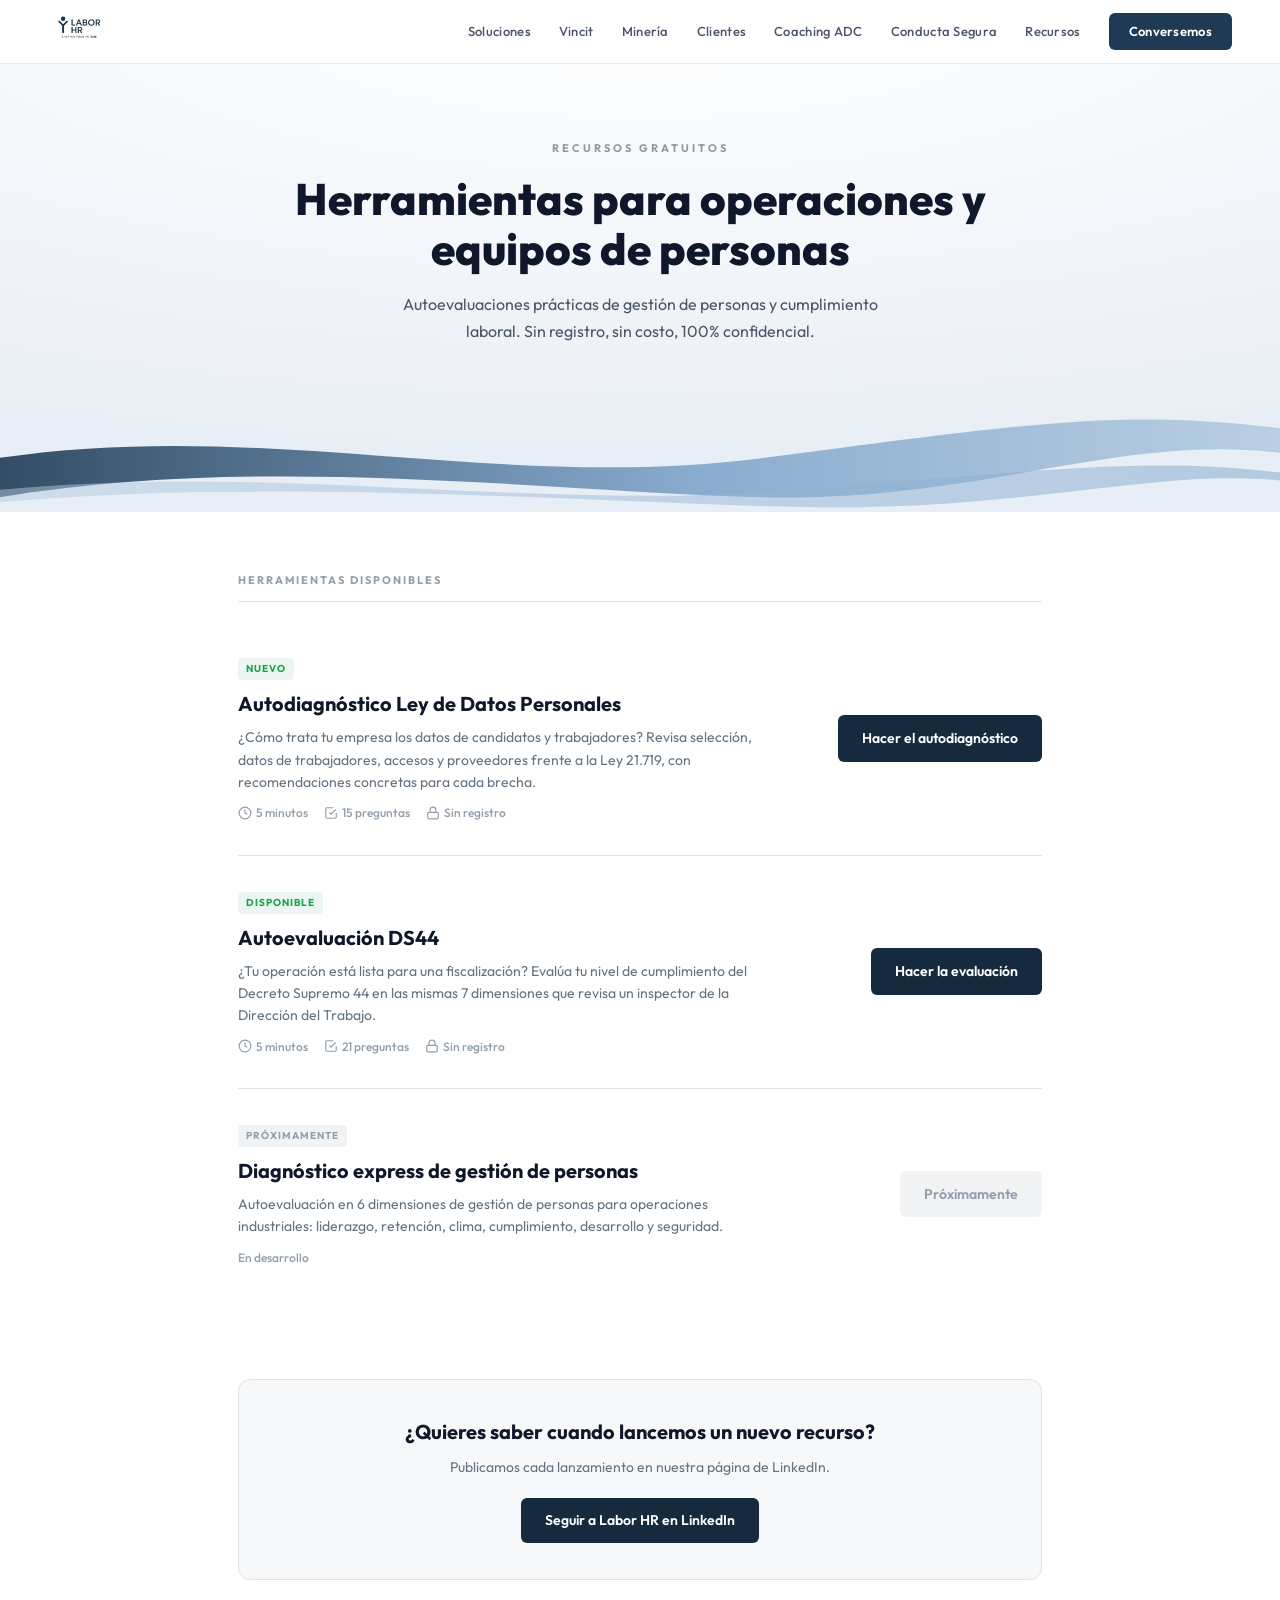
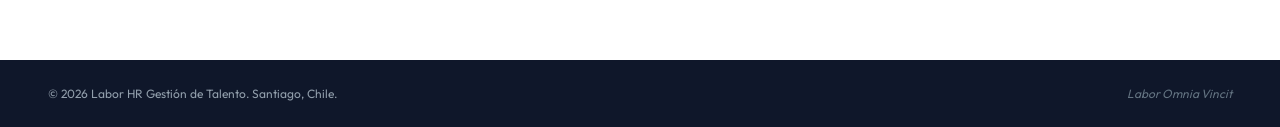
<file: recursos.html>
<!DOCTYPE html>
<html lang="es">
<head>
<meta charset="UTF-8">
<meta name="viewport" content="width=device-width, initial-scale=1.0">
<title>Recursos gratuitos de gestión de personas | Labor HR</title>
<meta name="description" content="Herramientas gratuitas de gestión de personas para líderes de operaciones y equipos de RRHH en Chile. Autoevaluaciones de DS44 y Ley de Datos Personales.">
<link rel="canonical" href="https://laborhr.cl/recursos.html">
<link rel="preconnect" href="https://fonts.googleapis.com">
<link href="https://fonts.googleapis.com/css2?family=Outfit:wght@300;400;500;600;700;800&display=swap" rel="stylesheet">
<style>
:root {
  --navy: #162A3E;
  --navy-95: rgba(22,42,62,0.95);
  --navy-light: #1C3450;
  --slate-50: #F7F8FA;
  --slate-100: #F1F3F5;
  --slate-200: #DFE3E8;
  --slate-300: #C4CDD5;
  --slate-400: #919EAB;
  --slate-500: #637381;
  --slate-700: #334155;
  --slate-900: #0F172A;
  --white: #FFFFFF;
}
*, *::before, *::after { margin:0; padding:0; box-sizing:border-box; }
html { scroll-behavior: smooth; }
body {
  font-family: 'Outfit', sans-serif;
  color: var(--slate-700);
  background: var(--white);
  line-height: 1.6;
  -webkit-font-smoothing: antialiased;
}

/* NAV */
.nav {
  position: fixed; top:0; left:0; right:0; z-index:100;
  background: var(--navy-95);
  backdrop-filter: blur(12px);
  -webkit-backdrop-filter: blur(12px);
  padding: 0 clamp(20px,4vw,48px);
  height: 64px;
  display: flex; align-items: center; justify-content: space-between;
  border-bottom: 1px solid rgba(255,255,255,0.06);
}
.nav-logo { height: 24px; filter: brightness(0) invert(1); }
.nav-links { display: flex; gap: 28px; align-items: center; }
.nav-links a {
  color: rgba(255,255,255,0.65); text-decoration: none;
  font-size: 13px; font-weight: 500; letter-spacing: 0.3px; transition: color 0.2s;
}
.nav-links a:hover { color: var(--white); }
.nav-links .nav-cta {
  background: var(--white); color: var(--navy);
  padding: 8px 20px; border-radius: 6px; font-weight: 600;
}
.nav-links .nav-cta:hover { background: var(--slate-200); }
.nav-toggle { display:none; background:none; border:none; cursor:pointer; padding:8px; }
.nav-toggle span { display:block; width:22px; height:2px; background:var(--white); margin:5px 0; }

/* HERO */
.hero {
  padding: 140px clamp(24px,5vw,48px) 80px;
  background: var(--navy);
  position: relative;
  overflow: hidden;
}
.hero-grid {
  position: absolute; inset:0; opacity:0.05;
  background-image:
    repeating-linear-gradient(0deg, transparent, transparent 39px, rgba(255,255,255,0.4) 39px, rgba(255,255,255,0.4) 40px),
    repeating-linear-gradient(90deg, transparent, transparent 39px, rgba(255,255,255,0.4) 39px, rgba(255,255,255,0.4) 40px);
}
.hero-inner {
  position: relative;
  max-width: 700px;
  margin: 0 auto;
  text-align: center;
}
.hero-eyebrow {
  font-size: 11px; font-weight: 700; letter-spacing: 3px;
  text-transform: uppercase; color: rgba(255,255,255,0.4); margin-bottom: 16px;
}
.hero h1 {
  font-size: clamp(30px,5vw,44px); font-weight: 800;
  color: var(--white); line-height: 1.15; margin-bottom: 16px;
}
.hero p {
  font-size: 16px; color: rgba(255,255,255,0.55);
  max-width: 500px; margin: 0 auto; line-height: 1.7;
}

/* RESOURCES GRID */
.resources {
  max-width: 900px;
  margin: 0 auto;
  padding: 60px clamp(24px,5vw,48px) 80px;
}
.resources-label {
  font-size: 11px; font-weight: 700; letter-spacing: 2px;
  text-transform: uppercase; color: var(--slate-400);
  margin-bottom: 20px;
  padding-bottom: 12px;
  border-bottom: 1px solid var(--slate-200);
}
.resource-card {
  display: grid;
  grid-template-columns: 1fr auto;
  gap: 24px;
  align-items: center;
  padding: 32px 0;
  border-bottom: 1px solid var(--slate-200);
}
.resource-card:last-child { border-bottom: none; }
.resource-badge {
  display: inline-block;
  font-size: 10px; font-weight: 700; letter-spacing: 1px;
  text-transform: uppercase;
  padding: 3px 8px;
  border-radius: 4px;
  margin-bottom: 8px;
}
.badge-active {
  background: rgba(22,134,74,0.08); color: #16A34A;
}
.badge-coming {
  background: var(--slate-100); color: var(--slate-400);
}
.resource-card h3 {
  font-size: 20px; font-weight: 700; color: var(--slate-900);
  margin-bottom: 6px;
}
.resource-card p {
  font-size: 14px; color: var(--slate-500); line-height: 1.6;
  max-width: 540px;
}
.resource-meta {
  display: flex; gap: 16px; margin-top: 10px;
  font-size: 12px; color: var(--slate-400); font-weight: 500;
}
.resource-meta span {
  display: flex; align-items: center; gap: 4px;
}
.btn-resource {
  display: inline-block;
  padding: 12px 24px;
  border-radius: 6px;
  font-family: 'Outfit', sans-serif;
  font-size: 14px; font-weight: 600;
  text-decoration: none;
  white-space: nowrap;
  transition: all 0.2s;
}
.btn-resource-active {
  background: var(--navy); color: var(--white);
}
.btn-resource-active:hover { background: var(--navy-light); }
.btn-resource-disabled {
  background: var(--slate-100); color: var(--slate-400);
  cursor: default;
}

/* NEWSLETTER CTA */
.subscribe {
  max-width: 900px;
  margin: 0 auto;
  padding: 0 clamp(24px,5vw,48px) 80px;
}
.subscribe-card {
  background: var(--slate-50);
  border: 1px solid var(--slate-200);
  border-radius: 12px;
  padding: 36px 32px;
  text-align: center;
}
.subscribe-card h3 {
  font-size: 20px; font-weight: 700; color: var(--slate-900);
  margin-bottom: 8px;
}
.subscribe-card p {
  font-size: 14px; color: var(--slate-500);
  margin-bottom: 20px;
}
.subscribe-card a {
  display: inline-block;
  padding: 11px 24px;
  background: var(--navy);
  color: var(--white);
  border-radius: 6px;
  text-decoration: none;
  font-size: 14px;
  font-weight: 600;
  transition: background 0.2s;
}
.subscribe-card a:hover { background: var(--navy-light); }

/* FOOTER */
.footer {
  background: var(--slate-900);
  padding: 24px clamp(24px,5vw,48px);
  display: flex; justify-content: space-between; align-items: center;
  flex-wrap: wrap; gap: 12px;
}
.footer-left { font-size: 12px; color: var(--slate-400); }
.footer-left a { color: var(--slate-400); text-decoration: none; }
.footer-left a:hover { color: var(--slate-300); }
.footer-motto { font-size: 12px; color: var(--slate-500); font-style: italic; }

@media (max-width: 640px) {
  .nav-links { display:none; position:absolute; top:64px; left:0; right:0; background:var(--navy); flex-direction:column; padding:20px 24px; gap:16px; }
  .nav-links.open { display:flex; }
  .nav-toggle { display:block; }
  .resource-card { grid-template-columns: 1fr; }
  .resource-meta { flex-direction: column; gap: 6px; }
}
/* Menú en una línea */
.nav-links a { white-space: nowrap; }
@media (max-width: 1180px) and (min-width: 641px) { .nav-links { gap: 14px; } .nav-links a { font-size: 12px; } .nav-links .nav-cta { padding: 8px 14px; } }
</style>
<link rel="stylesheet" href="estilo-claro.css">
</head>
<body>

<nav class="nav">
  <a href="/"><img src="logo.png" alt="Labor HR" class="nav-logo"></a>
  <button class="nav-toggle" onclick="this.nextElementSibling.classList.toggle('open')" aria-label="Menú">
    <span></span><span></span><span></span>
  </button>
  <div class="nav-links">
    <a href="/#servicios">Soluciones</a>
    <a href="vincit.html">Vincit</a>
    <a href="/#mineria">Minería</a>
    <a href="/#clientes">Clientes</a>
    <a href="coaching-adc.html">Coaching ADC</a>
    <a href="conducta-segura.html">Conducta Segura</a>
    <a href="recursos.html" style="color:var(--white);">Recursos</a>
    <a href="/#contacto" class="nav-cta">Conversemos</a>
  </div>
</nav>

<section class="hero">
  <div class="hero-grid"></div>
  <div class="hero-inner">
    <div class="hero-eyebrow">Recursos gratuitos</div>
    <h1>Herramientas para operaciones y equipos de personas</h1>
    <p>Autoevaluaciones prácticas de gestión de personas y cumplimiento laboral. Sin registro, sin costo, 100% confidencial.</p>
  </div>
</section>

<div class="resources">
  <div class="resources-label">Herramientas disponibles</div>

  <div class="resource-card">
    <div>
      <span class="resource-badge badge-active">Nuevo</span>
      <h3>Autodiagnóstico Ley de Datos Personales</h3>
      <p>¿Cómo trata tu empresa los datos de candidatos y trabajadores? Revisa selección, datos de trabajadores, accesos y proveedores frente a la Ley 21.719, con recomendaciones concretas para cada brecha.</p>
      <div class="resource-meta">
        <span>
          <svg width="14" height="14" viewBox="0 0 24 24" fill="none" stroke="currentColor" stroke-width="2"><circle cx="12" cy="12" r="10"/><path d="M12 6v6l4 2"/></svg>
          5 minutos
        </span>
        <span>
          <svg width="14" height="14" viewBox="0 0 24 24" fill="none" stroke="currentColor" stroke-width="2"><path d="M9 11l3 3 8-8"/><path d="M21 12v7a2 2 0 01-2 2H5a2 2 0 01-2-2V5a2 2 0 012-2h11"/></svg>
          15 preguntas
        </span>
        <span>
          <svg width="14" height="14" viewBox="0 0 24 24" fill="none" stroke="currentColor" stroke-width="2"><rect x="3" y="11" width="18" height="11" rx="2"/><path d="M7 11V7a5 5 0 0110 0v4"/></svg>
          Sin registro
        </span>
      </div>
    </div>
    <a href="ley-datos-autodiagnostico.html" class="btn-resource btn-resource-active">Hacer el autodiagnóstico</a>
  </div>

  <div class="resource-card">
    <div>
      <span class="resource-badge badge-active">Disponible</span>
      <h3>Autoevaluación DS44</h3>
      <p>¿Tu operación está lista para una fiscalización? Evalúa tu nivel de cumplimiento del Decreto Supremo 44 en las mismas 7 dimensiones que revisa un inspector de la Dirección del Trabajo.</p>
      <div class="resource-meta">
        <span>
          <svg width="14" height="14" viewBox="0 0 24 24" fill="none" stroke="currentColor" stroke-width="2"><circle cx="12" cy="12" r="10"/><path d="M12 6v6l4 2"/></svg>
          5 minutos
        </span>
        <span>
          <svg width="14" height="14" viewBox="0 0 24 24" fill="none" stroke="currentColor" stroke-width="2"><path d="M9 11l3 3 8-8"/><path d="M21 12v7a2 2 0 01-2 2H5a2 2 0 01-2-2V5a2 2 0 012-2h11"/></svg>
          21 preguntas
        </span>
        <span>
          <svg width="14" height="14" viewBox="0 0 24 24" fill="none" stroke="currentColor" stroke-width="2"><rect x="3" y="11" width="18" height="11" rx="2"/><path d="M7 11V7a5 5 0 0110 0v4"/></svg>
          Sin registro
        </span>
      </div>
    </div>
    <a href="ds44-evaluacion.html" class="btn-resource btn-resource-active">Hacer la evaluación</a>
  </div>


  <div class="resource-card">
    <div>
      <span class="resource-badge badge-coming">Próximamente</span>
      <h3>Diagnóstico express de gestión de personas</h3>
      <p>Autoevaluación en 6 dimensiones de gestión de personas para operaciones industriales: liderazgo, retención, clima, cumplimiento, desarrollo y seguridad.</p>
      <div class="resource-meta">
        <span>En desarrollo</span>
      </div>
    </div>
    <span class="btn-resource btn-resource-disabled">Próximamente</span>
  </div>
</div>

<div class="subscribe">
  <div class="subscribe-card">
    <h3>¿Quieres saber cuando lancemos un nuevo recurso?</h3>
    <p>Publicamos cada lanzamiento en nuestra página de LinkedIn.</p>
    <a href="https://www.linkedin.com/company/laborhr" target="_blank">Seguir a Labor HR en LinkedIn</a>
  </div>
</div>

<footer class="footer">
  <div class="footer-left">&copy; 2026 <a href="/">Labor HR</a> Gestión de Talento. Santiago, Chile.</div>
  <div class="footer-motto">Labor Omnia Vincit</div>
</footer>

<!-- Cloudflare Web Analytics --><script type='module' src='https://static.cloudflareinsights.com/beacon.min.js' data-cf-beacon='{"token": "b7498a34d8f34fffbbb4c86181ea65d8"}'></script><!-- End Cloudflare Web Analytics -->
</body>
</html>
</file>
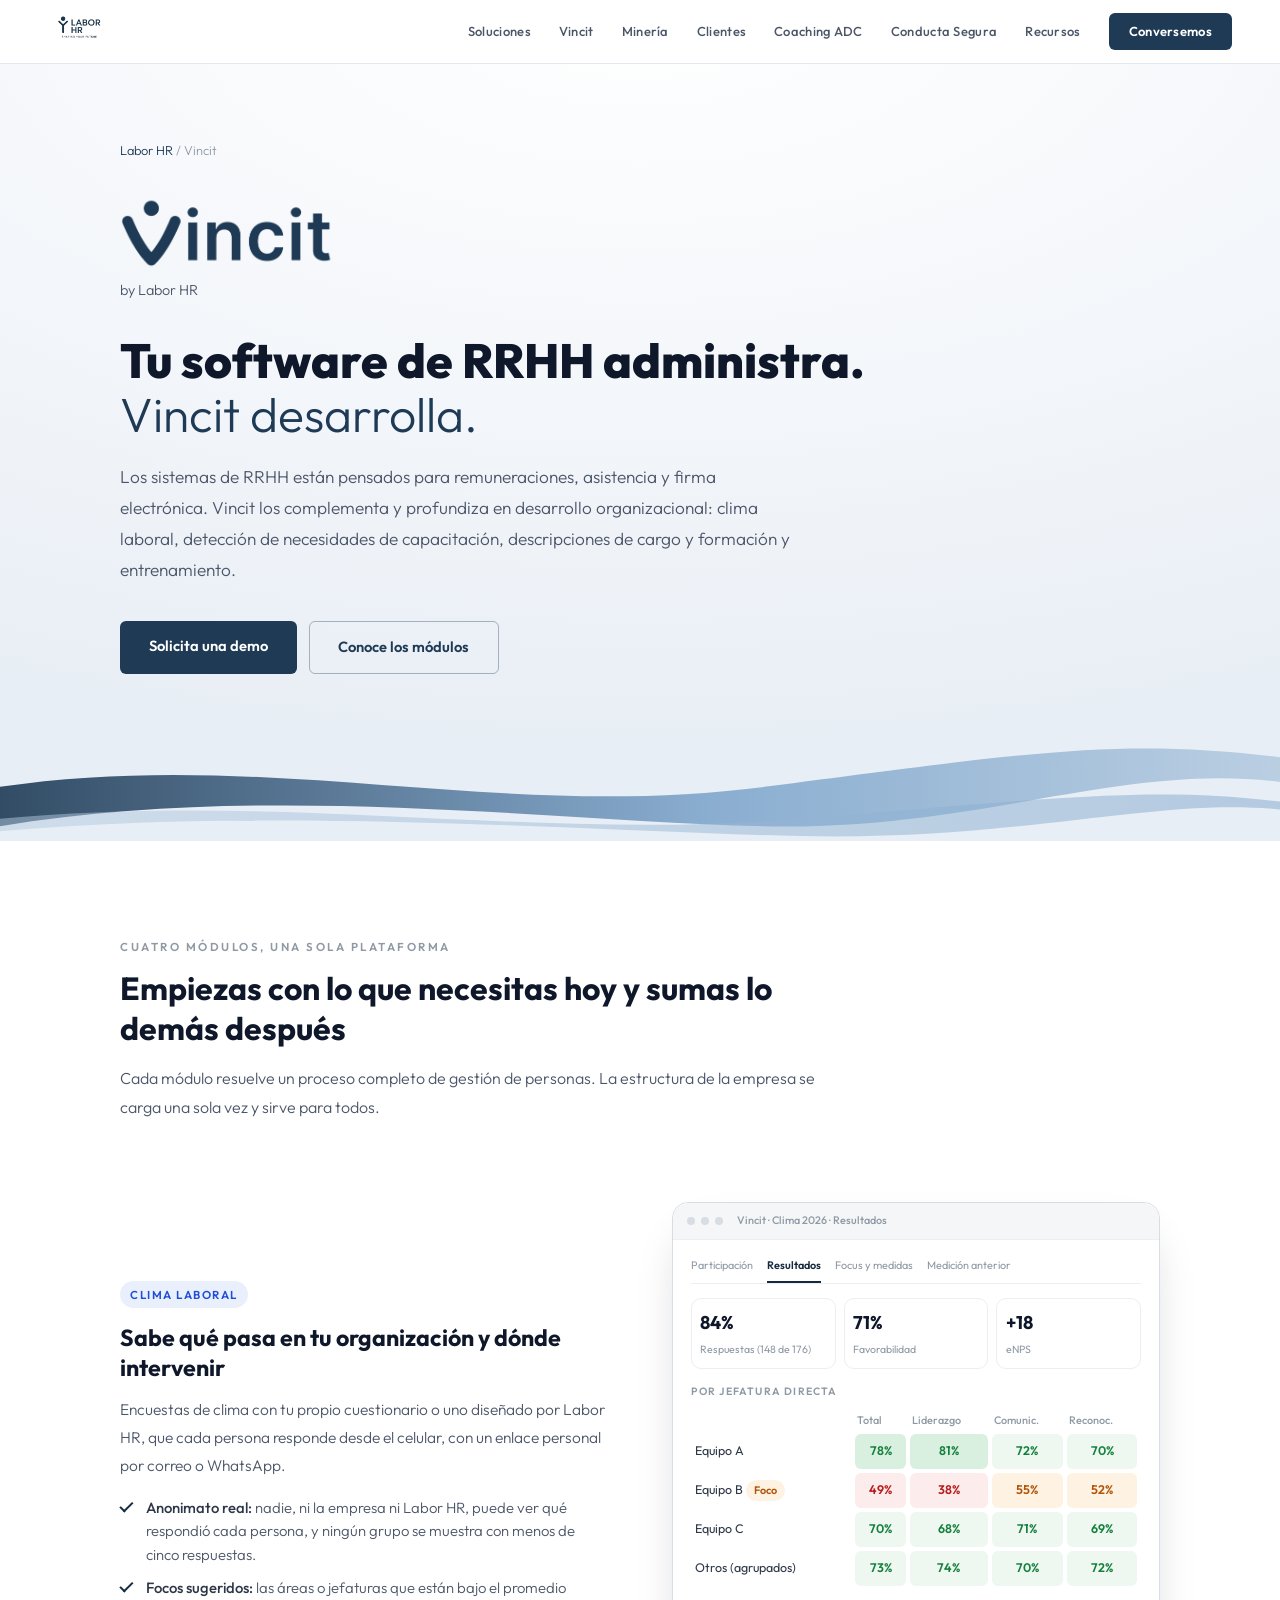
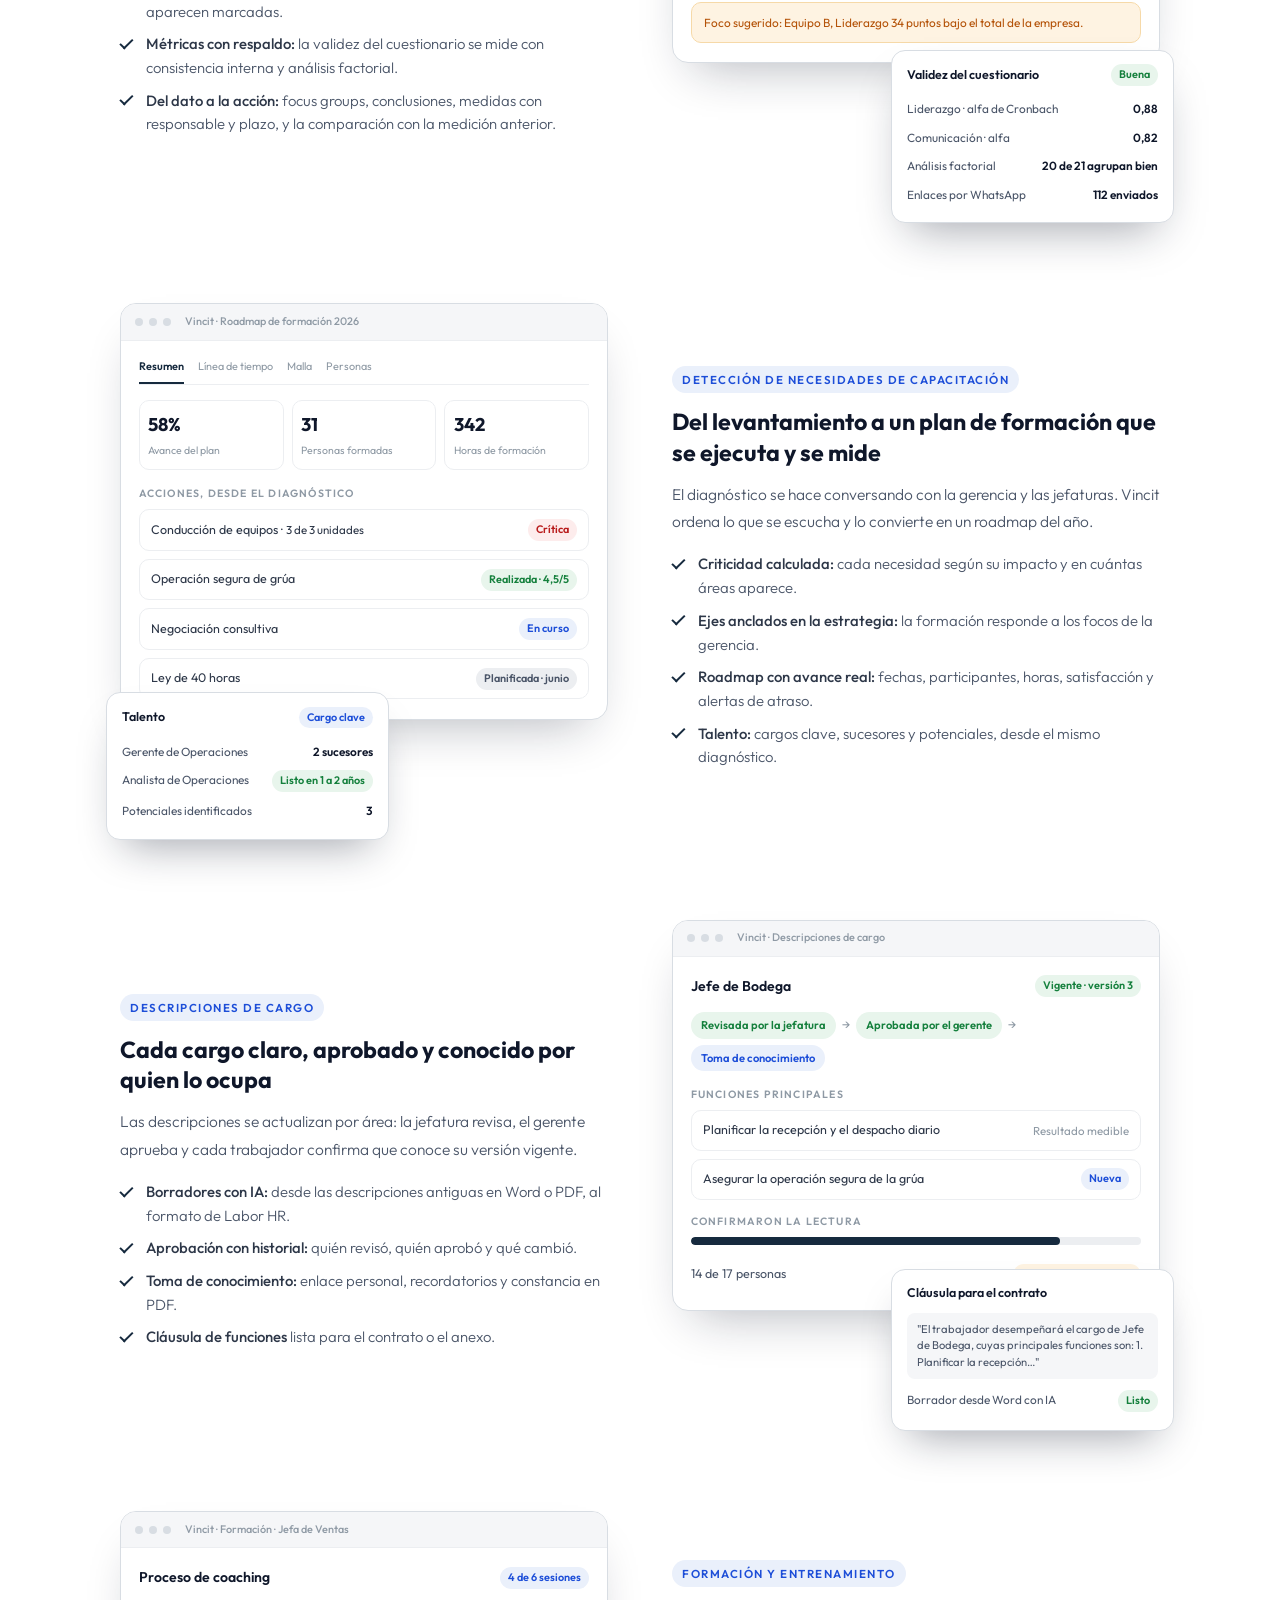
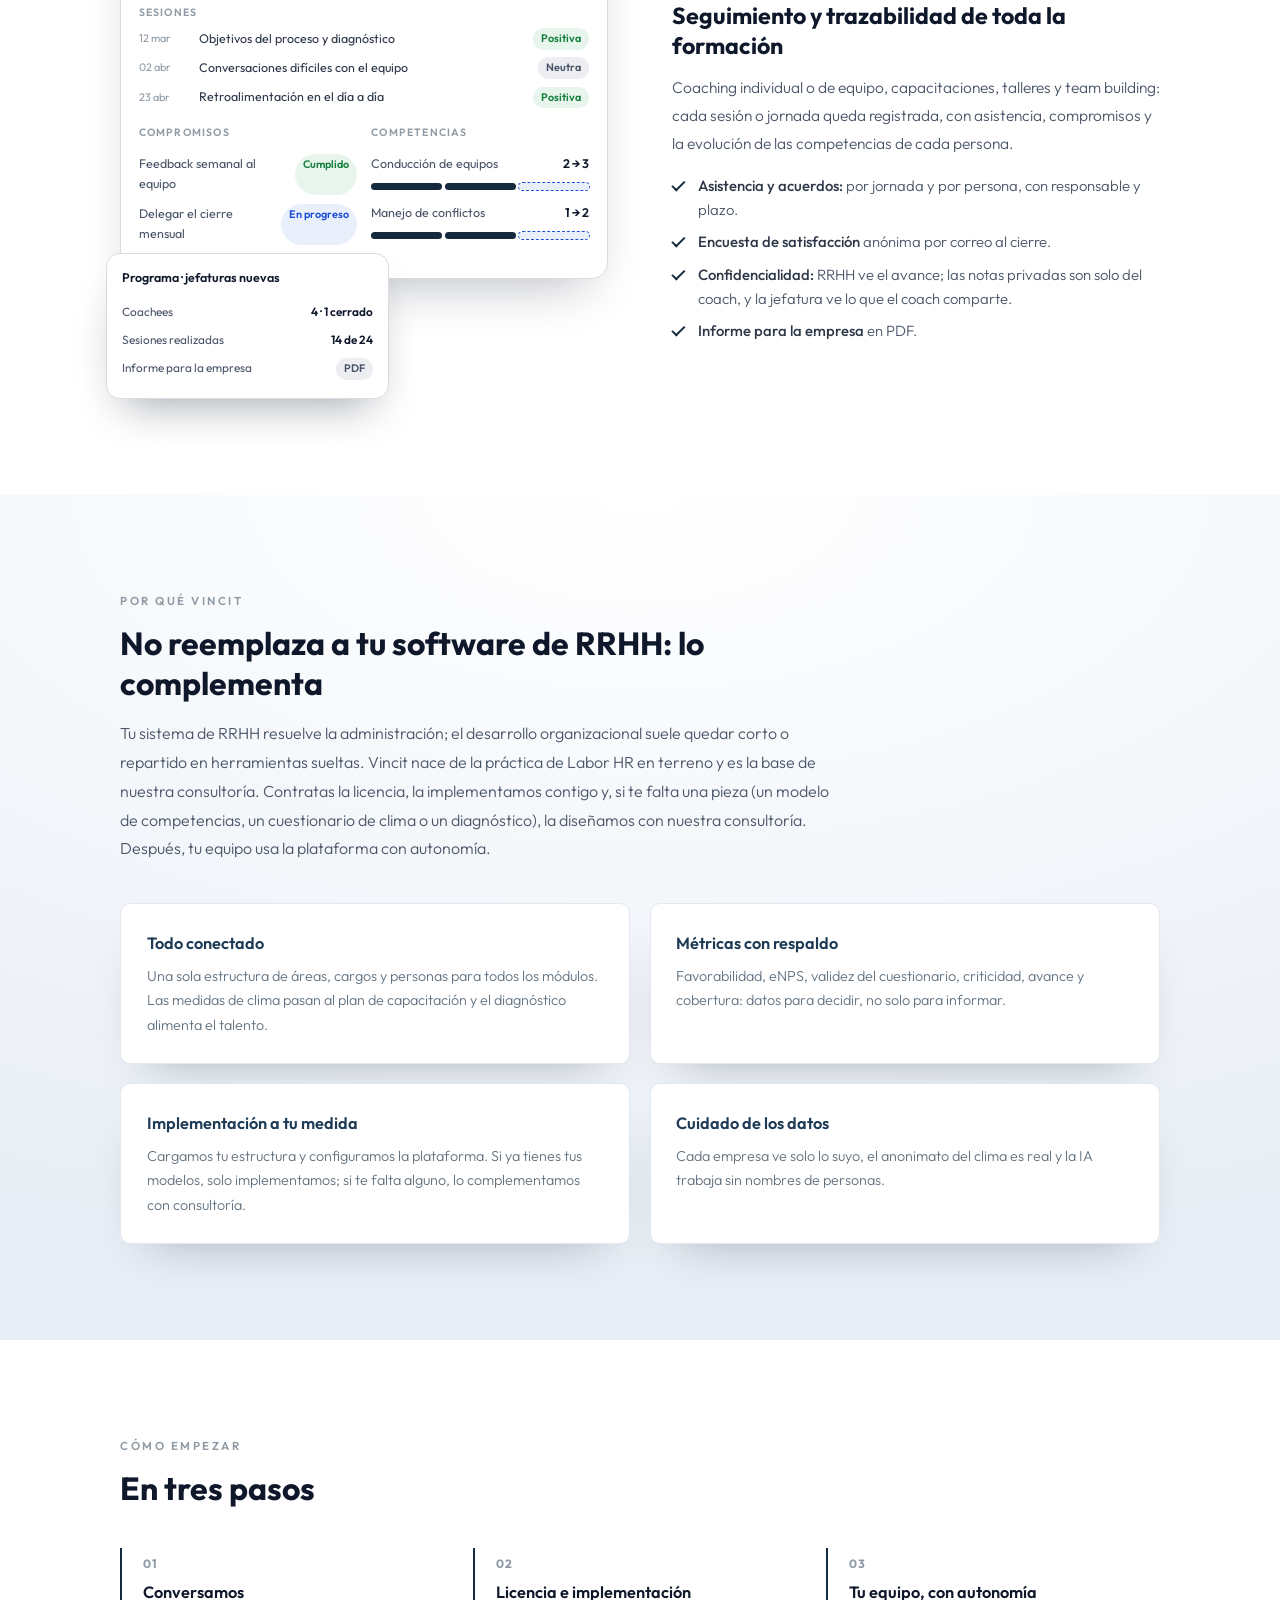
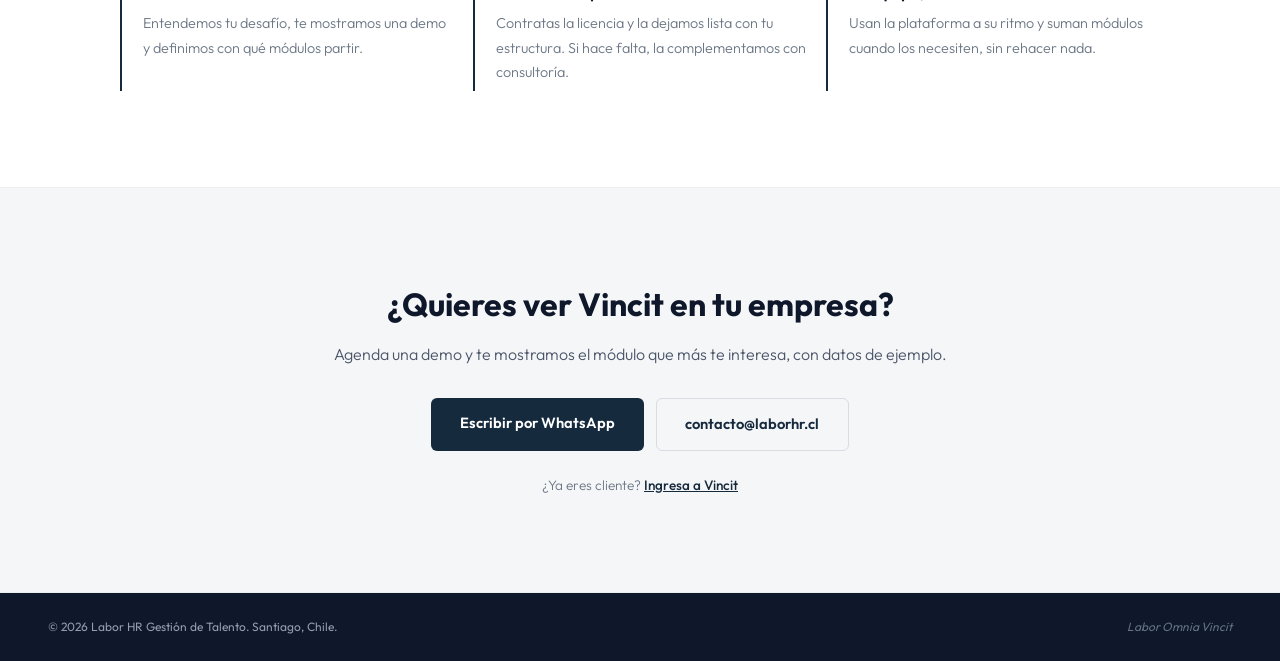
<file: vincit.html>
<!DOCTYPE html>
<html lang="es">
<head>
    <meta charset="UTF-8">
    <meta name="viewport" content="width=device-width, initial-scale=1.0">
    <title>Vincit | Plataforma de desarrollo organizacional de Labor HR | Chile</title>
    <meta name="description" content="Vincit complementa a tu software de RRHH y profundiza en desarrollo organizacional: clima laboral, detección de necesidades de capacitación, descripciones de cargo y formación y entrenamiento, todo conectado y respaldado por la consultoría de Labor HR.">
    <meta name="keywords" content="plataforma clima laboral Chile, encuesta de clima anónima, detección de necesidades de capacitación, DNC, roadmap de capacitación, descripciones de cargo, toma de conocimiento, seguimiento coaching, seguimiento de capacitaciones, desarrollo organizacional, software RRHH Chile">
    <meta property="og:title" content="Vincit by Labor HR | Tu software de RRHH administra. Vincit desarrolla.">
    <meta property="og:description" content="Complementa a tu software de RRHH con clima laboral, detección de necesidades de capacitación, descripciones de cargo y formación y entrenamiento, respaldados por la consultoría de Labor HR.">
    <meta property="og:type" content="website">
    <meta property="og:url" content="https://laborhr.cl/vincit.html">
    <link rel="canonical" href="https://laborhr.cl/vincit.html">
    <link rel="preconnect" href="https://fonts.googleapis.com">
    <link rel="preconnect" href="https://fonts.gstatic.com" crossorigin>
    <link href="https://fonts.googleapis.com/css2?family=Outfit:wght@300;400;500;600;700;800&display=swap" rel="stylesheet">
    <style>
        :root {
            --navy: #162A3E; --navy-mid: #1E3A52; --navy-deep: #0E1C2A;
            --white: #FFFFFF; --gray-50: #F5F6F8; --gray-100: #ECEEF1;
            --gray-200: #D8DDE3; --gray-400: #8E99A4; --gray-500: #6B7785;
            --gray-600: #4A5568; --gray-800: #2D3748; --slate-900: #0F172A;
            --blue: #1D4ED8; --blue-pale: #EAF0FB;
            --green: #15803D; --green-pale: #E8F5EC;
            --amber: #B45309; --amber-pale: #FEF3E2;
            --red: #B91C1C; --red-pale: #FDECEC;
            --font: 'Outfit', system-ui, sans-serif;
        }
        *, *::before, *::after { margin: 0; padding: 0; box-sizing: border-box; }
        html { scroll-behavior: smooth; font-size: 16px; }
        body { font-family: var(--font); color: var(--gray-800); line-height: 1.65; background: var(--white); }

        /* NAV (igual al resto del sitio) */
        .nav { position: fixed; top: 0; left: 0; right: 0; z-index: 100; background: rgba(22,42,62,0.95); backdrop-filter: blur(12px); -webkit-backdrop-filter: blur(12px); padding: 0 clamp(20px,4vw,48px); height: 64px; display: flex; align-items: center; justify-content: space-between; border-bottom: 1px solid rgba(255,255,255,0.06); }
        .nav-logo { height: 24px; filter: brightness(0) invert(1); }
        .nav-links { display: flex; gap: 28px; align-items: center; }
        .nav-links a { color: rgba(255,255,255,0.65); text-decoration: none; font-size: 13px; font-weight: 500; letter-spacing: 0.3px; transition: color 0.2s; }
        .nav-links a:hover { color: var(--white); }
        .nav-links .nav-cta { background: var(--white); color: var(--navy); padding: 8px 20px; border-radius: 6px; font-weight: 600; }
        .nav-links .nav-cta:hover { background: var(--gray-200); }
        .nav-toggle { display: none; background: none; border: none; cursor: pointer; padding: 8px; }
        .nav-toggle span { display: block; width: 22px; height: 2px; background: var(--white); margin: 5px 0; }

        /* HERO */
        .hero { padding: 140px 2rem 90px; background: var(--navy); position: relative; overflow: hidden; }
        .hero-grid { position: absolute; inset: 0; opacity: 0.05; background-image: repeating-linear-gradient(0deg, transparent, transparent 39px, rgba(255,255,255,0.4) 39px, rgba(255,255,255,0.4) 40px), repeating-linear-gradient(90deg, transparent, transparent 39px, rgba(255,255,255,0.4) 39px, rgba(255,255,255,0.4) 40px); }
        .hero-inner { max-width: 1040px; margin: 0 auto; position: relative; }
        .breadcrumb { font-size: 0.8rem; color: rgba(255,255,255,0.4); margin-bottom: 2rem; font-weight: 300; }
        .breadcrumb a { color: rgba(255,255,255,0.7); text-decoration: none; }
        .hero-logo { height: clamp(52px, 8vw, 76px); display: block; margin-bottom: 0.6rem; }
        .hero-by { color: rgba(255,255,255,0.5); font-size: 0.9rem; font-weight: 300; margin-bottom: 2rem; }
        .hero h1 { font-size: clamp(30px, 5vw, 48px); color: var(--white); line-height: 1.12; font-weight: 800; max-width: 760px; margin-bottom: 1.2rem; }
        .hero h1 em { font-style: normal; font-weight: 300; color: rgba(255,255,255,0.72); }
        .hero .lead { color: rgba(255,255,255,0.65); font-size: 1.08rem; line-height: 1.8; font-weight: 300; max-width: 680px; margin-bottom: 2.2rem; }
        .hero-btns { display: flex; flex-wrap: wrap; gap: 12px; }
        .btn { display: inline-block; padding: 0.85rem 1.8rem; border-radius: 6px; text-decoration: none; font-weight: 600; font-size: 0.92rem; transition: all 0.25s; }
        .btn-white { background: var(--white); color: var(--navy); }
        .btn-white:hover { background: var(--gray-200); }
        .btn-outline { border: 1px solid rgba(255,255,255,0.35); color: var(--white); }
        .btn-outline:hover { background: rgba(255,255,255,0.08); }
        .btn-navy { background: var(--navy); color: var(--white); }
        .btn-navy:hover { background: var(--navy-mid); }

        /* SECCIONES */
        .section { padding: clamp(60px, 9vw, 96px) 2rem; }
        .section-inner { max-width: 1040px; margin: 0 auto; }
        .eyebrow { font-size: 0.72rem; letter-spacing: 2.5px; text-transform: uppercase; color: var(--gray-400); font-weight: 600; margin-bottom: 0.8rem; }
        .section h2 { font-size: clamp(1.5rem, 3vw, 2rem); color: var(--slate-900); font-weight: 700; line-height: 1.25; margin-bottom: 1rem; max-width: 720px; }
        .section .desc { color: var(--gray-600); font-size: 1rem; font-weight: 300; line-height: 1.8; max-width: 720px; }
        .muted { background: var(--gray-50); border-top: 1px solid var(--gray-100); border-bottom: 1px solid var(--gray-100); }

        /* MÓDULOS */
        .module { display: grid; grid-template-columns: 1fr 1fr; gap: clamp(28px, 5vw, 64px); align-items: center; margin-top: clamp(48px, 7vw, 80px); }
        .module.flip .module-text { order: 2; }
        .module-tag { display: inline-block; font-size: 0.72rem; font-weight: 600; letter-spacing: 1.5px; text-transform: uppercase; color: var(--blue); background: var(--blue-pale); padding: 4px 10px; border-radius: 999px; margin-bottom: 0.9rem; }
        .module h3 { font-size: 1.45rem; color: var(--slate-900); font-weight: 700; line-height: 1.3; margin-bottom: 0.8rem; }
        .module p { color: var(--gray-600); font-weight: 300; font-size: 0.97rem; line-height: 1.8; margin-bottom: 1rem; }
        .checks { list-style: none; }
        .checks li { position: relative; padding-left: 1.6rem; margin-bottom: 0.55rem; color: var(--gray-600); font-size: 0.93rem; font-weight: 300; line-height: 1.6; }
        .checks li::before { content: ""; position: absolute; left: 0; top: 0.45em; width: 0.8rem; height: 0.45rem; border-left: 2px solid var(--navy); border-bottom: 2px solid var(--navy); transform: rotate(-45deg); }
        .checks strong { font-weight: 500; color: var(--gray-800); }

        /* Ilustraciones (estilo de la plataforma) */
        .mock { background: var(--white); border: 1px solid var(--gray-200); border-radius: 16px; box-shadow: 0 18px 40px -18px rgba(15,23,42,0.25); padding: 1.3rem; font-size: 0.8rem; }
        .mock-title { font-weight: 600; color: var(--slate-900); font-size: 0.88rem; margin-bottom: 0.9rem; display: flex; justify-content: space-between; align-items: center; gap: 8px; }
        .mock-sub { font-weight: 400; color: var(--gray-400); font-size: 0.72rem; }
        .chip { display: inline-block; padding: 2px 8px; border-radius: 999px; font-size: 0.68rem; font-weight: 600; white-space: nowrap; }
        .chip-red { background: var(--red-pale); color: var(--red); }
        .chip-amber { background: var(--amber-pale); color: var(--amber); }
        .chip-green { background: var(--green-pale); color: var(--green); }
        .chip-blue { background: var(--blue-pale); color: var(--blue); }
        .chip-gray { background: var(--gray-100); color: var(--gray-600); }
        .heat { width: 100%; border-collapse: separate; border-spacing: 4px; }
        .heat th { font-weight: 500; color: var(--gray-400); font-size: 0.68rem; text-align: left; padding: 0 2px; }
        .heat td { padding: 7px 6px; border-radius: 6px; text-align: center; font-weight: 600; }
        .heat td.name { text-align: left; font-weight: 400; color: var(--gray-800); padding-left: 0; }
        .h-hi { background: #D9F0E0; color: var(--green); }
        .h-mid { background: #EEF7F0; color: var(--green); }
        .h-amb { background: var(--amber-pale); color: var(--amber); }
        .h-low { background: var(--red-pale); color: var(--red); }
        .focus-box { margin-top: 0.8rem; background: var(--amber-pale); border: 1px solid #F6D9A8; border-radius: 10px; padding: 0.6rem 0.8rem; color: var(--amber); font-size: 0.74rem; }
        .rows { display: grid; gap: 0.5rem; }
        .row { display: flex; justify-content: space-between; align-items: center; gap: 8px; padding: 0.55rem 0.7rem; border: 1px solid var(--gray-100); border-radius: 10px; }
        .row span:first-child { color: var(--gray-800); }
        .bar { height: 8px; border-radius: 999px; background: var(--gray-100); overflow: hidden; margin: 0.35rem 0 0.9rem; }
        .bar span { display: block; height: 100%; background: var(--navy); border-radius: 999px; }
        .tiles { display: grid; grid-template-columns: repeat(3, 1fr); gap: 0.5rem; margin-bottom: 0.9rem; }
        .tile { border: 1px solid var(--gray-100); border-radius: 10px; padding: 0.55rem; }
        .tile b { display: block; font-size: 1.15rem; color: var(--slate-900); }
        .tile small { color: var(--gray-400); font-size: 0.66rem; }
        .steps { display: flex; align-items: center; gap: 6px; flex-wrap: wrap; margin-bottom: 0.9rem; }
        .step { padding: 4px 10px; border-radius: 999px; font-size: 0.7rem; font-weight: 600; }
        .arrow { color: var(--gray-400); }
        /* Ventana de la plataforma con tarjeta flotante */
        .stage { position: relative; padding: 0 0 7.5rem 0; }
        .stage.tall { padding-bottom: 10rem; }
        .shot { background: var(--white); border: 1px solid var(--gray-200); border-radius: 16px; box-shadow: 0 24px 48px -22px rgba(15,23,42,0.32); overflow: hidden; font-size: 0.78rem; }
        .shot-bar { display: flex; align-items: center; gap: 6px; padding: 0.55rem 0.9rem; background: var(--gray-50); border-bottom: 1px solid var(--gray-100); }
        .shot-bar i { width: 8px; height: 8px; border-radius: 50%; background: var(--gray-200); }
        .shot-bar span { margin-left: 8px; font-size: 0.68rem; color: var(--gray-400); font-weight: 500; }
        .shot-body { padding: 1.1rem 1.1rem 1.2rem; }
        .tabs { display: flex; gap: 14px; border-bottom: 1px solid var(--gray-100); margin-bottom: 0.9rem; font-size: 0.68rem; color: var(--gray-400); }
        .tabs b { color: var(--navy); font-weight: 600; border-bottom: 2px solid var(--navy); padding-bottom: 6px; }
        .tabs span { padding-bottom: 6px; }
        .float { position: absolute; right: -14px; bottom: 0; width: 58%; background: var(--white); border: 1px solid var(--gray-200); border-radius: 14px; box-shadow: 0 22px 44px -18px rgba(15,23,42,0.4); padding: 0.85rem 0.95rem; font-size: 0.74rem; }
        .float.left { right: auto; left: -14px; }
        .float h5 { font-size: 0.78rem; color: var(--slate-900); font-weight: 600; margin-bottom: 0.55rem; display: flex; justify-content: space-between; gap: 6px; align-items: center; }
        .kv { display: flex; justify-content: space-between; gap: 8px; padding: 0.28rem 0; color: var(--gray-600); }
        .kv b { color: var(--slate-900); font-weight: 600; }
        .lvl { display: grid; grid-template-columns: 1fr 1fr 1fr; gap: 3px; margin: 0.25rem 0 0.55rem; }
        .lvl i { height: 7px; border-radius: 4px; background: var(--gray-100); }
        .lvl i.on { background: var(--navy); }
        .lvl i.goal { background: var(--blue-pale); outline: 1px dashed var(--blue); }
        .tl { display: grid; gap: 0.45rem; margin-bottom: 0.8rem; }
        .tl-item { display: grid; grid-template-columns: 52px 1fr auto; gap: 8px; align-items: center; }
        .tl-date { color: var(--gray-400); font-size: 0.68rem; }
        .tl-item span:nth-child(2) { color: var(--gray-800); }
        .sec-title { font-size: 0.66rem; letter-spacing: 1.2px; text-transform: uppercase; color: var(--gray-400); font-weight: 600; margin: 0.2rem 0 0.45rem; }
        .two { display: grid; grid-template-columns: 1fr 1fr; gap: 0.9rem; }
        .mini-bar { height: 6px; border-radius: 999px; background: var(--gray-100); overflow: hidden; margin-top: 4px; }
        .mini-bar span { display: block; height: 100%; background: var(--green); }
        .quote { background: var(--gray-50); border-radius: 8px; padding: 0.5rem 0.6rem; color: var(--gray-600); font-size: 0.7rem; line-height: 1.5; margin-top: 0.5rem; }
        @media (max-width: 640px) {
            .stage, .stage.tall { padding-bottom: 0; }
            .float { position: static; width: auto; margin-top: 0.8rem; }
            .two { grid-template-columns: 1fr; }
        }

        /* POR QUÉ VINCIT */
        .why { background: var(--navy); color: var(--white); }
        .why h2 { color: var(--white); }
        .why .desc { color: rgba(255,255,255,0.6); }
        .why-grid { display: grid; grid-template-columns: repeat(2, 1fr); gap: 1.2rem; margin-top: 2.5rem; }
        .why-card { background: rgba(255,255,255,0.04); border: 1px solid rgba(255,255,255,0.09); border-radius: 10px; padding: 1.6rem; }
        .why-card h4 { font-size: 1.02rem; font-weight: 600; margin-bottom: 0.45rem; }
        .why-card p { color: rgba(255,255,255,0.6); font-size: 0.9rem; font-weight: 300; line-height: 1.7; }

        /* CÓMO EMPEZAR */
        .start-grid { display: grid; grid-template-columns: repeat(3, 1fr); gap: 1.2rem; margin-top: 2.5rem; }
        .start-card { border-left: 2px solid var(--navy); padding: 0.4rem 0 0.4rem 1.3rem; }
        .start-num { font-size: 0.75rem; font-weight: 700; color: var(--gray-400); letter-spacing: 1.5px; margin-bottom: 0.3rem; }
        .start-card h4 { font-size: 1.02rem; color: var(--slate-900); font-weight: 600; margin-bottom: 0.35rem; }
        .start-card p { color: var(--gray-500); font-size: 0.9rem; font-weight: 300; line-height: 1.7; }

        /* CTA */
        .cta { text-align: center; }
        .cta h2 { margin-left: auto; margin-right: auto; }
        .cta .desc { margin: 0 auto 1.8rem; }
        .cta-btns { display: flex; justify-content: center; flex-wrap: wrap; gap: 12px; }
        .cta .login { margin-top: 1.4rem; font-size: 0.85rem; color: var(--gray-500); font-weight: 300; }
        .cta .login a { color: var(--navy); font-weight: 500; }

        /* FOOTER */
        .footer { background: var(--slate-900); padding: 24px clamp(24px,5vw,48px); display: flex; justify-content: space-between; align-items: center; flex-wrap: wrap; gap: 12px; }
        .footer-left { font-size: 12px; color: #919EAB; }
        .footer-left a { color: #919EAB; text-decoration: none; }
        .footer-motto { font-size: 12px; color: #637381; font-style: italic; }

        @media (max-width: 960px) {
            .module { grid-template-columns: 1fr; }
            .module.flip .module-text { order: 0; }
            .start-grid { grid-template-columns: 1fr; }
        }
        @media (max-width: 640px) {
            .nav-links { display: none; position: absolute; top: 64px; left: 0; right: 0; background: var(--navy); flex-direction: column; padding: 20px 24px; gap: 16px; }
            .nav-links.open { display: flex; }
            .nav-toggle { display: block; }
            .hero { padding: 116px 1.5rem 3.5rem; }
            .section { padding-left: 1.5rem; padding-right: 1.5rem; }
            .why-grid { grid-template-columns: 1fr; }
            .tiles { grid-template-columns: 1fr 1fr; }
        }
    /* Menú en una línea */
.nav-links a { white-space: nowrap; }
@media (max-width: 1180px) and (min-width: 641px) { .nav-links { gap: 14px; } .nav-links a { font-size: 12px; } .nav-links .nav-cta { padding: 8px 14px; } }
</style>
<link rel="stylesheet" href="estilo-claro.css">
</head>
<body>

<nav class="nav">
  <a href="/"><img src="logo.png" alt="Labor HR" class="nav-logo"></a>
  <button class="nav-toggle" onclick="this.nextElementSibling.classList.toggle('open')" aria-label="Menú">
    <span></span><span></span><span></span>
  </button>
  <div class="nav-links">
    <a href="/#servicios">Soluciones</a>
    <a href="vincit.html" style="color:var(--white);">Vincit</a>
    <a href="/#mineria">Minería</a>
    <a href="/#clientes">Clientes</a>
    <a href="coaching-adc.html">Coaching ADC</a>
    <a href="conducta-segura.html">Conducta Segura</a>
    <a href="recursos.html">Recursos</a>
    <a href="/#contacto" class="nav-cta">Conversemos</a>
  </div>
</nav>

<section class="hero">
  <div class="hero-grid"></div>
  <div class="hero-inner">
    <div class="breadcrumb"><a href="index.html">Labor HR</a> / Vincit</div>
    <img src="vincit-logo-navy.png" alt="Vincit" class="hero-logo">
    <div class="hero-by">by Labor HR</div>
    <h1>Tu software de RRHH administra. <em>Vincit desarrolla.</em></h1>
    <p class="lead">Los sistemas de RRHH están pensados para remuneraciones, asistencia y firma electrónica. Vincit los complementa y profundiza en desarrollo organizacional: clima laboral, detección de necesidades de capacitación, descripciones de cargo y formación y entrenamiento.</p>
    <div class="hero-btns">
      <a href="https://wa.me/56996747563?text=Hola%2C%20me%20interesa%20ver%20una%20demo%20de%20Vincit" class="btn btn-white" target="_blank" rel="noopener">Solicita una demo</a>
      <a href="#modulos" class="btn btn-outline">Conoce los módulos</a>
    </div>
  </div>
</section>

<section class="section" id="modulos">
  <div class="section-inner">
    <div class="eyebrow">Cuatro módulos, una sola plataforma</div>
    <h2>Empiezas con lo que necesitas hoy y sumas lo demás después</h2>
    <p class="desc">Cada módulo resuelve un proceso completo de gestión de personas. La estructura de la empresa se carga una sola vez y sirve para todos.</p>

    <!-- CLIMA -->
    <div class="module">
      <div class="module-text">
        <span class="module-tag">Clima laboral</span>
        <h3>Sabe qué pasa en tu organización y dónde intervenir</h3>
        <p>Encuestas de clima con tu propio cuestionario o uno diseñado por Labor HR, que cada persona responde desde el celular, con un enlace personal por correo o WhatsApp.</p>
        <ul class="checks">
          <li><strong>Anonimato real:</strong> nadie, ni la empresa ni Labor HR, puede ver qué respondió cada persona, y ningún grupo se muestra con menos de cinco respuestas.</li>
          <li><strong>Focos sugeridos:</strong> las áreas o jefaturas que están bajo el promedio aparecen marcadas.</li>
          <li><strong>Métricas con respaldo:</strong> la validez del cuestionario se mide con consistencia interna y análisis factorial.</li>
          <li><strong>Del dato a la acción:</strong> focus groups, conclusiones, medidas con responsable y plazo, y la comparación con la medición anterior.</li>
        </ul>
      </div>
      <div class="stage tall" aria-hidden="true">
        <div class="shot">
          <div class="shot-bar"><i></i><i></i><i></i><span>Vincit · Clima 2026 · Resultados</span></div>
          <div class="shot-body">
            <div class="tabs"><span>Participación</span><b>Resultados</b><span>Focus y medidas</span><span>Medición anterior</span></div>
            <div class="tiles">
              <div class="tile"><b>84%</b><small>Respuestas (148 de 176)</small></div>
              <div class="tile"><b>71%</b><small>Favorabilidad</small></div>
              <div class="tile"><b>+18</b><small>eNPS</small></div>
            </div>
            <div class="sec-title">Por jefatura directa</div>
            <table class="heat">
              <tr><th></th><th>Total</th><th>Liderazgo</th><th>Comunic.</th><th>Reconoc.</th></tr>
              <tr><td class="name">Equipo A</td><td class="h-hi">78%</td><td class="h-hi">81%</td><td class="h-mid">72%</td><td class="h-mid">70%</td></tr>
              <tr><td class="name">Equipo B <span class="chip chip-amber">Foco</span></td><td class="h-low">49%</td><td class="h-low">38%</td><td class="h-amb">55%</td><td class="h-amb">52%</td></tr>
              <tr><td class="name">Equipo C</td><td class="h-mid">70%</td><td class="h-mid">68%</td><td class="h-mid">71%</td><td class="h-mid">69%</td></tr>
              <tr><td class="name">Otros (agrupados)</td><td class="h-mid">73%</td><td class="h-mid">74%</td><td class="h-mid">70%</td><td class="h-mid">72%</td></tr>
            </table>
            <div class="focus-box">Foco sugerido: Equipo B, Liderazgo 34 puntos bajo el total de la empresa.</div>
          </div>
        </div>
        <div class="float">
          <h5>Validez del cuestionario <span class="chip chip-green">Buena</span></h5>
          <div class="kv"><span>Liderazgo · alfa de Cronbach</span><b>0,88</b></div>
          <div class="kv"><span>Comunicación · alfa</span><b>0,82</b></div>
          <div class="kv"><span>Análisis factorial</span><b>20 de 21 agrupan bien</b></div>
          <div class="kv"><span>Enlaces por WhatsApp</span><b>112 enviados</b></div>
        </div>
      </div>
    </div>

    <!-- DNC -->
    <div class="module flip">
      <div class="module-text">
        <span class="module-tag">Detección de necesidades de capacitación</span>
        <h3>Del levantamiento a un plan de formación que se ejecuta y se mide</h3>
        <p>El diagnóstico se hace conversando con la gerencia y las jefaturas. Vincit ordena lo que se escucha y lo convierte en un roadmap del año.</p>
        <ul class="checks">
          <li><strong>Criticidad calculada:</strong> cada necesidad según su impacto y en cuántas áreas aparece.</li>
          <li><strong>Ejes anclados en la estrategia:</strong> la formación responde a los focos de la gerencia.</li>
          <li><strong>Roadmap con avance real:</strong> fechas, participantes, horas, satisfacción y alertas de atraso.</li>
          <li><strong>Talento:</strong> cargos clave, sucesores y potenciales, desde el mismo diagnóstico.</li>
        </ul>
      </div>
      <div class="stage" aria-hidden="true">
        <div class="shot">
          <div class="shot-bar"><i></i><i></i><i></i><span>Vincit · Roadmap de formación 2026</span></div>
          <div class="shot-body">
            <div class="tabs"><b>Resumen</b><span>Línea de tiempo</span><span>Malla</span><span>Personas</span></div>
            <div class="tiles">
              <div class="tile"><b>58%</b><small>Avance del plan</small></div>
              <div class="tile"><b>31</b><small>Personas formadas</small></div>
              <div class="tile"><b>342</b><small>Horas de formación</small></div>
            </div>
            <div class="sec-title">Acciones, desde el diagnóstico</div>
            <div class="rows">
              <div class="row"><span>Conducción de equipos · <span class="mock-sub">3 de 3 unidades</span></span><span class="chip chip-red">Crítica</span></div>
              <div class="row"><span>Operación segura de grúa</span><span class="chip chip-green">Realizada · 4,5/5</span></div>
              <div class="row"><span>Negociación consultiva</span><span class="chip chip-blue">En curso</span></div>
              <div class="row"><span>Ley de 40 horas</span><span class="chip chip-gray">Planificada · junio</span></div>
            </div>
          </div>
        </div>
        <div class="float left">
          <h5>Talento <span class="chip chip-blue">Cargo clave</span></h5>
          <div class="kv"><span>Gerente de Operaciones</span><b>2 sucesores</b></div>
          <div class="kv"><span>Analista de Operaciones</span><span class="chip chip-green">Listo en 1 a 2 años</span></div>
          <div class="kv"><span>Potenciales identificados</span><b>3</b></div>
        </div>
      </div>
    </div>

    <!-- DESCRIPCIONES -->
    <div class="module">
      <div class="module-text">
        <span class="module-tag">Descripciones de cargo</span>
        <h3>Cada cargo claro, aprobado y conocido por quien lo ocupa</h3>
        <p>Las descripciones se actualizan por área: la jefatura revisa, el gerente aprueba y cada trabajador confirma que conoce su versión vigente.</p>
        <ul class="checks">
          <li><strong>Borradores con IA:</strong> desde las descripciones antiguas en Word o PDF, al formato de Labor HR.</li>
          <li><strong>Aprobación con historial:</strong> quién revisó, quién aprobó y qué cambió.</li>
          <li><strong>Toma de conocimiento:</strong> enlace personal, recordatorios y constancia en PDF.</li>
          <li><strong>Cláusula de funciones</strong> lista para el contrato o el anexo.</li>
        </ul>
      </div>
      <div class="stage" aria-hidden="true">
        <div class="shot">
          <div class="shot-bar"><i></i><i></i><i></i><span>Vincit · Descripciones de cargo</span></div>
          <div class="shot-body">
            <div class="mock-title">Jefe de Bodega <span class="chip chip-green">Vigente · versión 3</span></div>
            <div class="steps">
              <span class="step chip-green">Revisada por la jefatura</span><span class="arrow">→</span>
              <span class="step chip-green">Aprobada por el gerente</span><span class="arrow">→</span>
              <span class="step chip-blue">Toma de conocimiento</span>
            </div>
            <div class="sec-title">Funciones principales</div>
            <div class="rows">
              <div class="row"><span>Planificar la recepción y el despacho diario</span><span class="mock-sub">Resultado medible</span></div>
              <div class="row"><span>Asegurar la operación segura de la grúa</span><span class="chip chip-blue">Nueva</span></div>
            </div>
            <div class="sec-title" style="margin-top: 0.8rem;">Confirmaron la lectura</div>
            <div class="bar"><span style="width: 82%"></span></div>
            <div class="kv"><span>14 de 17 personas</span><span class="chip chip-amber">3 pendientes · recordar</span></div>
          </div>
        </div>
        <div class="float">
          <h5>Cláusula para el contrato</h5>
          <div class="quote">"El trabajador desempeñará el cargo de Jefe de Bodega, cuyas principales funciones son: 1. Planificar la recepción…"</div>
          <div class="kv" style="margin-top: 0.4rem;"><span>Borrador desde Word con IA</span><span class="chip chip-green">Listo</span></div>
        </div>
      </div>
    </div>

    <!-- COACHING -->
    <div class="module flip">
      <div class="module-text">
        <span class="module-tag">Formación y entrenamiento</span>
        <h3>Seguimiento y trazabilidad de toda la formación</h3>
        <p>Coaching individual o de equipo, capacitaciones, talleres y team building: cada sesión o jornada queda registrada, con asistencia, compromisos y la evolución de las competencias de cada persona.</p>
        <ul class="checks">
          <li><strong>Asistencia y acuerdos:</strong> por jornada y por persona, con responsable y plazo.</li>
          <li><strong>Encuesta de satisfacción</strong> anónima por correo al cierre.</li>
          <li><strong>Confidencialidad:</strong> RRHH ve el avance; las notas privadas son solo del coach, y la jefatura ve lo que el coach comparte.</li>
          <li><strong>Informe para la empresa</strong> en PDF.</li>
        </ul>
      </div>
      <div class="stage" aria-hidden="true">
        <div class="shot">
          <div class="shot-bar"><i></i><i></i><i></i><span>Vincit · Formación · Jefa de Ventas</span></div>
          <div class="shot-body">
            <div class="mock-title">Proceso de coaching <span class="chip chip-blue">4 de 6 sesiones</span></div>
            <div class="sec-title">Sesiones</div>
            <div class="tl">
              <div class="tl-item"><span class="tl-date">12 mar</span><span>Objetivos del proceso y diagnóstico</span><span class="chip chip-green">Positiva</span></div>
              <div class="tl-item"><span class="tl-date">02 abr</span><span>Conversaciones difíciles con el equipo</span><span class="chip chip-gray">Neutra</span></div>
              <div class="tl-item"><span class="tl-date">23 abr</span><span>Retroalimentación en el día a día</span><span class="chip chip-green">Positiva</span></div>
            </div>
            <div class="two">
              <div>
                <div class="sec-title">Compromisos</div>
                <div class="kv"><span>Feedback semanal al equipo</span><span class="chip chip-green">Cumplido</span></div>
                <div class="kv"><span>Delegar el cierre mensual</span><span class="chip chip-blue">En progreso</span></div>
                <div class="mini-bar"><span style="width: 60%"></span></div>
              </div>
              <div>
                <div class="sec-title">Competencias</div>
                <div class="kv"><span>Conducción de equipos</span><b>2 → 3</b></div>
                <div class="lvl"><i class="on"></i><i class="on"></i><i class="goal"></i></div>
                <div class="kv"><span>Manejo de conflictos</span><b>1 → 2</b></div>
                <div class="lvl"><i class="on"></i><i class="on"></i><i class="goal"></i></div>
              </div>
            </div>
          </div>
        </div>
        <div class="float left">
          <h5>Programa · jefaturas nuevas</h5>
          <div class="kv"><span>Coachees</span><b>4 · 1 cerrado</b></div>
          <div class="kv"><span>Sesiones realizadas</span><b>14 de 24</b></div>
          <div class="kv"><span>Informe para la empresa</span><span class="chip chip-gray">PDF</span></div>
        </div>
      </div>
    </div>
  </div>
</section>

<section class="section why">
  <div class="section-inner">
    <div class="eyebrow" style="color: rgba(255,255,255,0.4);">Por qué Vincit</div>
    <h2>No reemplaza a tu software de RRHH: lo complementa</h2>
    <p class="desc">Tu sistema de RRHH resuelve la administración; el desarrollo organizacional suele quedar corto o repartido en herramientas sueltas. Vincit nace de la práctica de Labor HR en terreno y es la base de nuestra consultoría. Contratas la licencia, la implementamos contigo y, si te falta una pieza (un modelo de competencias, un cuestionario de clima o un diagnóstico), la diseñamos con nuestra consultoría. Después, tu equipo usa la plataforma con autonomía.</p>
    <div class="why-grid">
      <div class="why-card"><h4>Todo conectado</h4><p>Una sola estructura de áreas, cargos y personas para todos los módulos. Las medidas de clima pasan al plan de capacitación y el diagnóstico alimenta el talento.</p></div>
      <div class="why-card"><h4>Métricas con respaldo</h4><p>Favorabilidad, eNPS, validez del cuestionario, criticidad, avance y cobertura: datos para decidir, no solo para informar.</p></div>
      <div class="why-card"><h4>Implementación a tu medida</h4><p>Cargamos tu estructura y configuramos la plataforma. Si ya tienes tus modelos, solo implementamos; si te falta alguno, lo complementamos con consultoría.</p></div>
      <div class="why-card"><h4>Cuidado de los datos</h4><p>Cada empresa ve solo lo suyo, el anonimato del clima es real y la IA trabaja sin nombres de personas.</p></div>
    </div>
  </div>
</section>

<section class="section">
  <div class="section-inner">
    <div class="eyebrow">Cómo empezar</div>
    <h2>En tres pasos</h2>
    <div class="start-grid">
      <div class="start-card"><div class="start-num">01</div><h4>Conversamos</h4><p>Entendemos tu desafío, te mostramos una demo y definimos con qué módulos partir.</p></div>
      <div class="start-card"><div class="start-num">02</div><h4>Licencia e implementación</h4><p>Contratas la licencia y la dejamos lista con tu estructura. Si hace falta, la complementamos con consultoría.</p></div>
      <div class="start-card"><div class="start-num">03</div><h4>Tu equipo, con autonomía</h4><p>Usan la plataforma a su ritmo y suman módulos cuando los necesiten, sin rehacer nada.</p></div>
    </div>
  </div>
</section>

<section class="section muted cta" id="demo">
  <div class="section-inner">
    <h2>¿Quieres ver Vincit en tu empresa?</h2>
    <p class="desc">Agenda una demo y te mostramos el módulo que más te interesa, con datos de ejemplo.</p>
    <div class="cta-btns">
      <a href="https://wa.me/56996747563?text=Hola%2C%20me%20interesa%20ver%20una%20demo%20de%20Vincit" class="btn btn-navy" target="_blank" rel="noopener">Escribir por WhatsApp</a>
      <a href="mailto:contacto@laborhr.cl?subject=Demo%20de%20Vincit" class="btn" style="border: 1px solid var(--gray-200); color: var(--navy);">contacto@laborhr.cl</a>
    </div>
    <p class="login">¿Ya eres cliente? <a href="https://vincit.laborhr.cl">Ingresa a Vincit</a></p>
  </div>
</section>

<footer class="footer">
  <div class="footer-left">&copy; 2026 <a href="/">Labor HR</a> Gestión de Talento. Santiago, Chile.</div>
  <div class="footer-motto">Labor Omnia Vincit</div>
</footer>

<!-- Cloudflare Web Analytics --><script type='module' src='https://static.cloudflareinsights.com/beacon.min.js' data-cf-beacon='{"token": "b7498a34d8f34fffbbb4c86181ea65d8"}'></script><!-- End Cloudflare Web Analytics -->
</body>
</html>
</file>
<file: estilo-claro.css>
/* ═══ Estilo claro con cintas (misma línea de los videos y piezas de Vincit) ═══
   Se carga después del estilo de cada página y solo cambia colores y fondos. */
:root {
  --cl-navy: #1E3A55;
  --cl-ink: #0F172A;
  --cl-gray: #4A5568;
  --cl-soft: #8E99A4;
  --cl-sky: #B5CBE0;
  --cl-sky2: #7FA6CC;
  --cl-bg: radial-gradient(120% 90% at 50% 0%, #FFFFFF 0%, #F3F6FA 55%, #E8EEF5 100%);
  --cl-card-shadow: 0 24px 50px -30px rgba(15,23,42,.35);
  /* Cinta navy → celeste */
  --cl-ribbon: url("data:image/svg+xml,%3Csvg xmlns='http://www.w3.org/2000/svg' viewBox='0 0 1440 260' preserveAspectRatio='none'%3E%3Cdefs%3E%3ClinearGradient id='g' x1='0' x2='1'%3E%3Cstop offset='0' stop-color='%231E3A55'/%3E%3Cstop offset='.55' stop-color='%237FA6CC'/%3E%3Cstop offset='1' stop-color='%23B5CBE0'/%3E%3C/linearGradient%3E%3ClinearGradient id='h' x1='0' x2='1'%3E%3Cstop offset='0' stop-color='%23B5CBE0'/%3E%3Cstop offset='1' stop-color='%237FA6CC'/%3E%3C/linearGradient%3E%3C/defs%3E%3Cpath d='M0 150 C 300 70, 560 220, 860 150 S 1260 50, 1440 90 L 1440 140 C 1260 100, 1100 240, 860 230 S 300 140, 0 230 Z' fill='url(%23g)' opacity='.9'/%3E%3Cpath d='M0 215 C 320 160, 600 260, 900 215 S 1300 150, 1440 180 L 1440 196 C 1300 170, 1150 260, 900 250 S 320 190, 0 240 Z' fill='url(%23h)' opacity='.5'/%3E%3C/svg%3E");
  --cl-ribbon-soft: url("data:image/svg+xml,%3Csvg xmlns='http://www.w3.org/2000/svg' viewBox='0 0 1440 200' preserveAspectRatio='none'%3E%3Cdefs%3E%3ClinearGradient id='g' x1='0' x2='1'%3E%3Cstop offset='0' stop-color='%23B5CBE0'/%3E%3Cstop offset='1' stop-color='%237FA6CC'/%3E%3C/linearGradient%3E%3C/defs%3E%3Cpath d='M0 120 C 320 40, 620 180, 920 110 S 1300 40, 1440 70 L 1440 100 C 1300 80, 1150 200, 920 170 S 320 110, 0 170 Z' fill='url(%23g)' opacity='.55'/%3E%3C/svg%3E");
}

/* ─── Menú claro ─── */
.nav { background: rgba(255,255,255,.92) !important; border-bottom: 1px solid #E3E8EE !important; }
.nav-logo { filter: none !important; }
.nav-links a { color: var(--cl-gray) !important; }
.nav-links a:hover { color: var(--cl-navy) !important; }
.nav-links .nav-cta { background: var(--cl-navy) !important; color: #fff !important; }
.nav-links .nav-cta:hover { background: #142A3F !important; }
.nav-toggle span { background: var(--cl-navy) !important; }
@media (max-width: 640px) { .nav-links { background: #fff !important; border-top: 1px solid #E3E8EE !important; } }

/* ─── Portadas claras con cinta ─── */
.hero, .page-hero { background: var(--cl-bg) !important; }
.hero::after, .page-hero::after {
  content: ""; position: absolute; left: 0; right: 0; bottom: 0; height: clamp(110px, 16vw, 220px);
  background: var(--cl-ribbon) center bottom / 100% 100% no-repeat; pointer-events: none;
}
.hero-topo, .hero-gradient, .hero-grid { display: none !important; }
.hero-inner { z-index: 1; }
.hero-eyebrow, .breadcrumb { color: var(--cl-soft) !important; }
.breadcrumb a { color: var(--cl-navy) !important; }
.hero h1, .page-hero h1 { color: var(--cl-ink) !important; }
.hero h1 em, .page-hero h1 em { color: var(--cl-navy) !important; }
.hero-sub, .hero .lead, .hero-by, .page-hero p { color: var(--cl-gray) !important; }
.hero-logo { filter: none !important; }
.hero .btn-outline { color: var(--cl-navy) !important; border: 1px solid rgba(30,58,85,.35) !important; }
.hero .btn-outline:hover { background: rgba(30,58,85,.06) !important; }
.hero .btn-white { background: var(--cl-navy) !important; color: #fff !important; }
.hero .btn-white:hover { background: #142A3F !important; }

/* ─── Inicio: franja de Vincit en celeste suave ─── */
.vincit-band { background: linear-gradient(135deg, #EEF3F8, #E2EBF4) !important; position: relative; overflow: hidden; }
.vincit-band::after {
  content: ""; position: absolute; left: 0; right: 0; bottom: 0; height: 120px;
  background: var(--cl-ribbon-soft) center bottom / 100% 100% no-repeat; pointer-events: none;
}
.vincit-inner { position: relative; z-index: 1; }
.vincit-tag { color: var(--cl-navy) !important; border-color: rgba(30,58,85,.25) !important; background: #fff; }
.vincit-by { color: var(--cl-gray) !important; }
.vincit-band h2 { color: var(--cl-ink) !important; }
.vincit-band p { color: var(--cl-gray) !important; }
.vincit-mod { background: #fff !important; border: 1px solid #E3E8EE !important; box-shadow: var(--cl-card-shadow); }
.vincit-mod b { color: var(--cl-navy) !important; }
.vincit-mod span { color: var(--cl-gray) !important; }
.vincit-btn { background: var(--cl-navy) !important; color: #fff !important; }
.vincit-btn:hover { background: #142A3F !important; }

/* ─── Inicio: tarjetas destacadas blancas con borde navy ─── */
.srv-card.srv-featured { background: #fff !important; border: 1px solid #E3E8EE !important; border-top: 4px solid var(--cl-navy) !important; box-shadow: var(--cl-card-shadow); }
.srv-featured .srv-icon { background: linear-gradient(135deg, var(--cl-navy), var(--cl-sky2)) !important; }
.srv-featured .srv-icon svg { stroke: #fff !important; }
.srv-featured h3 { color: var(--cl-ink) !important; }
.srv-featured p { color: #637381 !important; }
.srv-featured .srv-tag { background: #EEF3F8 !important; color: var(--cl-navy) !important; }
.srv-featured .srv-link { color: var(--cl-navy) !important; border-color: var(--cl-sky) !important; }

/* ─── Inicio: minería en gris muy claro ─── */
.mining { background: var(--cl-bg) !important; }
.mining-topo { display: none !important; }
.mining .section-eyebrow { color: var(--cl-soft) !important; }
.mining .section-title { color: var(--cl-ink) !important; }
.mining .section-desc { color: var(--cl-gray) !important; }
.mining-card { background: #fff !important; border: 1px solid #E3E8EE !important; box-shadow: var(--cl-card-shadow); }
.mining-card h3 { color: var(--cl-ink) !important; }
.mining-card p { color: #637381 !important; }
.mining-card .srv-tag { background: #EEF3F8 !important; color: var(--cl-navy) !important; }
.mining-card .srv-link { color: var(--cl-navy) !important; border-color: var(--cl-sky) !important; }

/* ─── Vincit: "Por qué Vincit" en claro ─── */
.why { background: var(--cl-bg) !important; color: var(--cl-ink) !important; }
.why h2 { color: var(--cl-ink) !important; }
.why .desc { color: var(--cl-gray) !important; }
.why .eyebrow, .why .tag, .why .sec-label { color: var(--cl-soft) !important; }
.why-card { background: #fff !important; border: 1px solid #E3E8EE !important; box-shadow: var(--cl-card-shadow); }
.why-card h4 { color: var(--cl-navy) !important; }
.why-card p { color: #637381 !important; }

/* ─── Cierre: queda navy (como el final de los videos), con una cinta ─── */
.contact { position: relative; overflow: hidden; background: radial-gradient(90% 140% at 85% 0%, #24486A 0%, #1E3A55 45%, #142A3F 100%) !important; }
.contact::after {
  content: ""; position: absolute; left: 0; right: 0; bottom: 0; height: 110px;
  background: var(--cl-ribbon-soft) center bottom / 100% 100% no-repeat; opacity: .6; pointer-events: none;
}
.contact > * { position: relative; z-index: 1; }

/* ─── Coaching ADC: "Proceso" en claro ─── */
.proceso { background: var(--cl-bg) !important; color: var(--cl-ink) !important; }
.proceso h2 { color: var(--cl-ink) !important; }
.proceso .subtitle { color: var(--cl-gray) !important; }
.proceso-step { background: #fff !important; border: 1px solid #E3E8EE !important; box-shadow: var(--cl-card-shadow); }
.proceso-step h4 { color: var(--cl-navy) !important; }
.proceso-step p { color: #637381 !important; }

/* ─── Conducta Segura: "Ejes" en claro ─── */
.ejes { background: var(--cl-bg) !important; color: var(--cl-ink) !important; }
.ejes h2 { color: var(--cl-ink) !important; }
.ejes .subtitle { color: var(--cl-gray) !important; }
.eje-card { background: #fff !important; border: 1px solid #E3E8EE !important; box-shadow: var(--cl-card-shadow); }
.eje-card h4 { color: var(--cl-navy) !important; }
.eje-card p { color: #637381 !important; }

/* ─── Portadas de páginas internas: título y texto ─── */
.hero p, .page-hero .lead { color: var(--cl-gray) !important; }
.hero-inner, .page-hero-inner { position: relative; z-index: 1; }

/* ─── Autoevaluación DS44: encabezado claro ─── */
.header { background: #fff !important; border-bottom: 1px solid #E3E8EE; }
.header-logo { filter: none !important; }
.header-sep { background: rgba(30,58,85,.2) !important; }
.header-title { color: var(--cl-navy) !important; }
.header-name { color: var(--cl-gray) !important; }
.header-badge { background: #EEF3F8 !important; color: var(--cl-navy) !important; }

/* ─── Portadas internas: espacio para que la cinta no tape el texto ─── */
.page-hero, .hero:has(.hero-grid) { padding-bottom: clamp(120px, 13vw, 190px) !important; }
.page-hero::after, .hero:has(.hero-grid)::after { height: clamp(80px, 10vw, 150px); }
</file>
